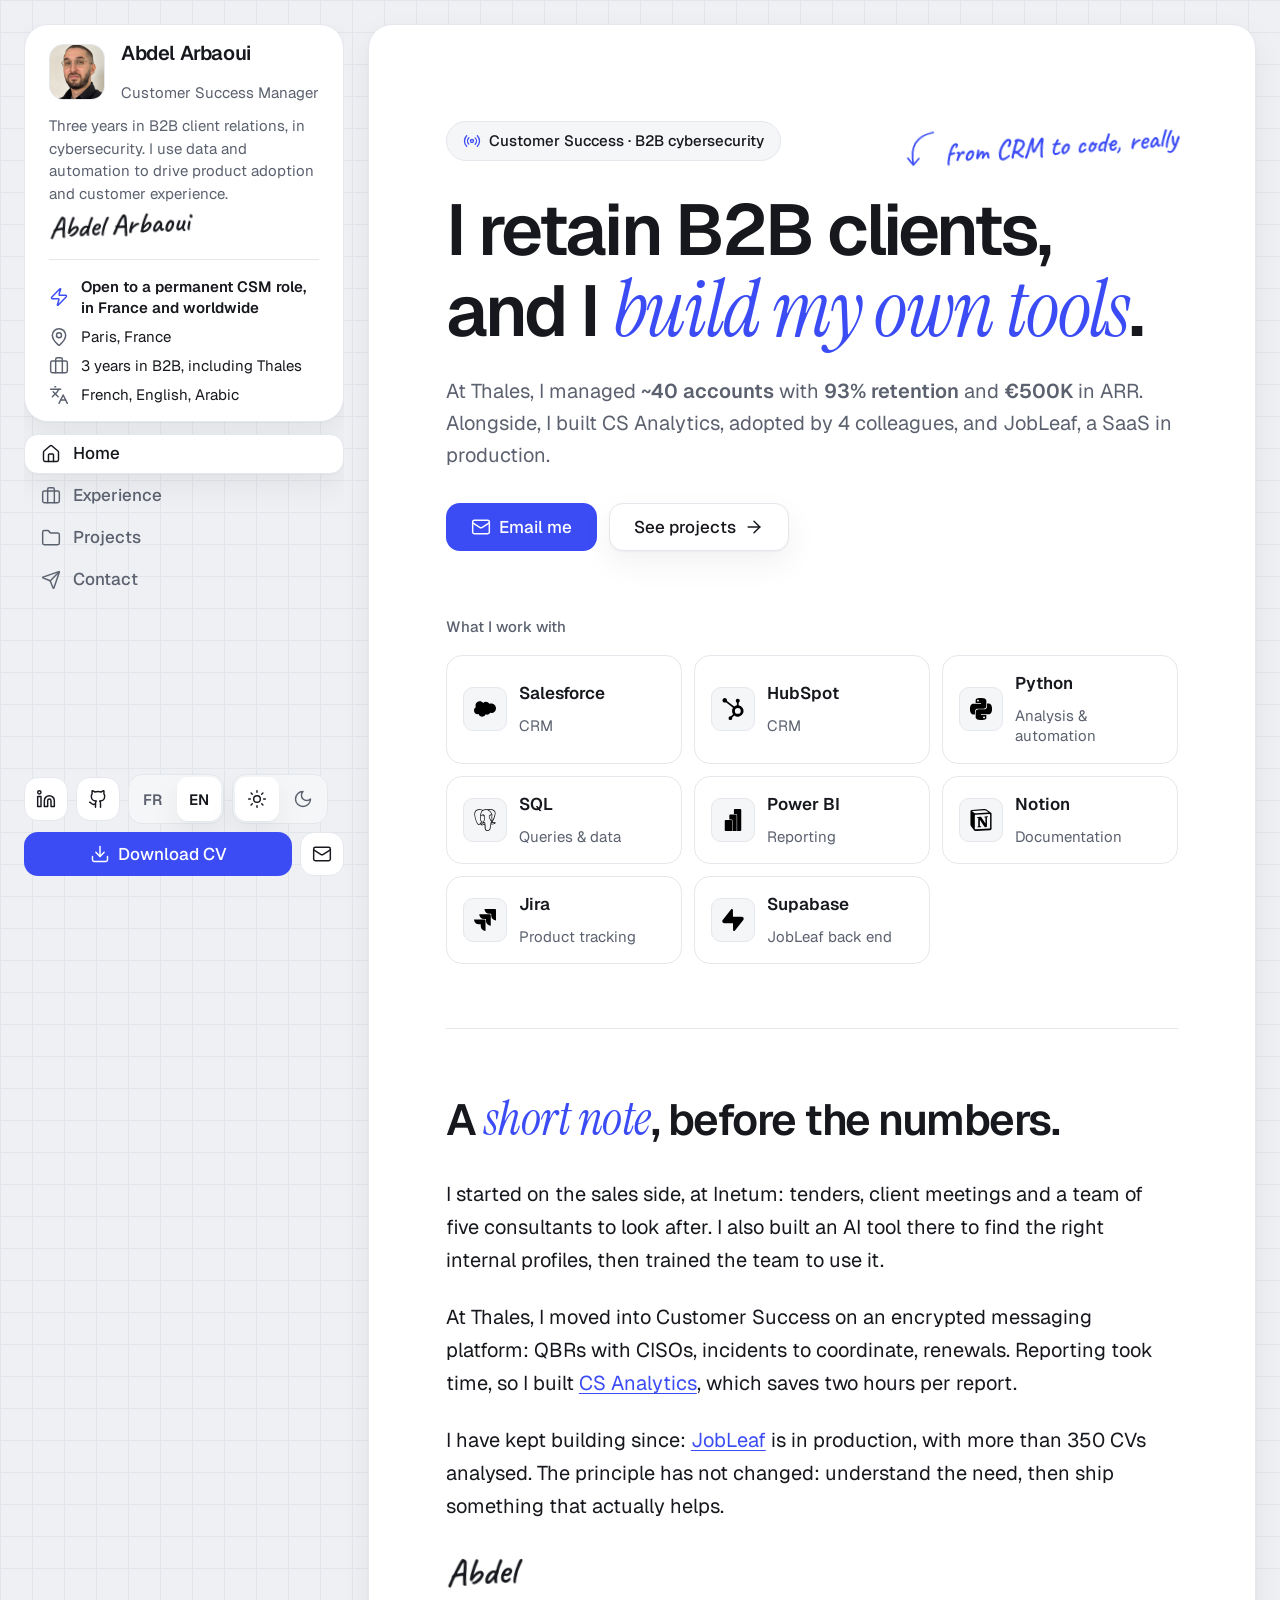
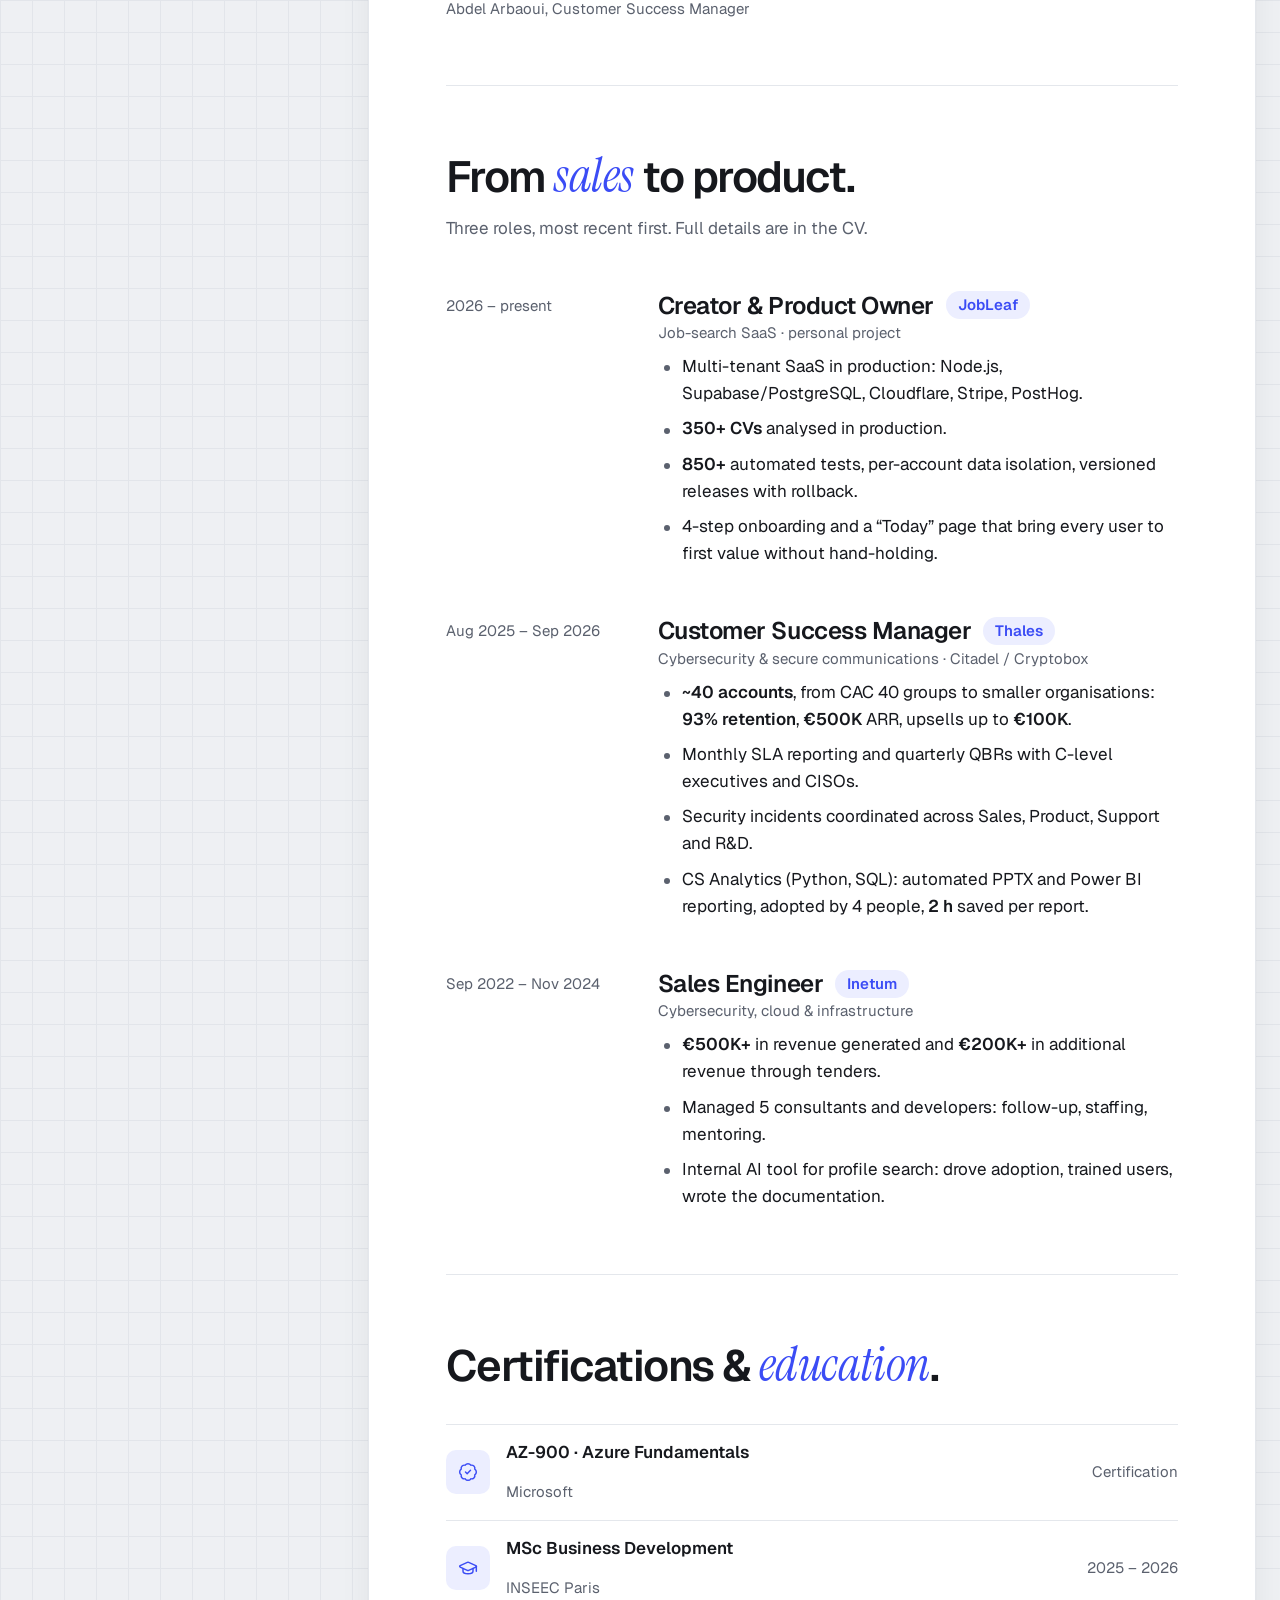
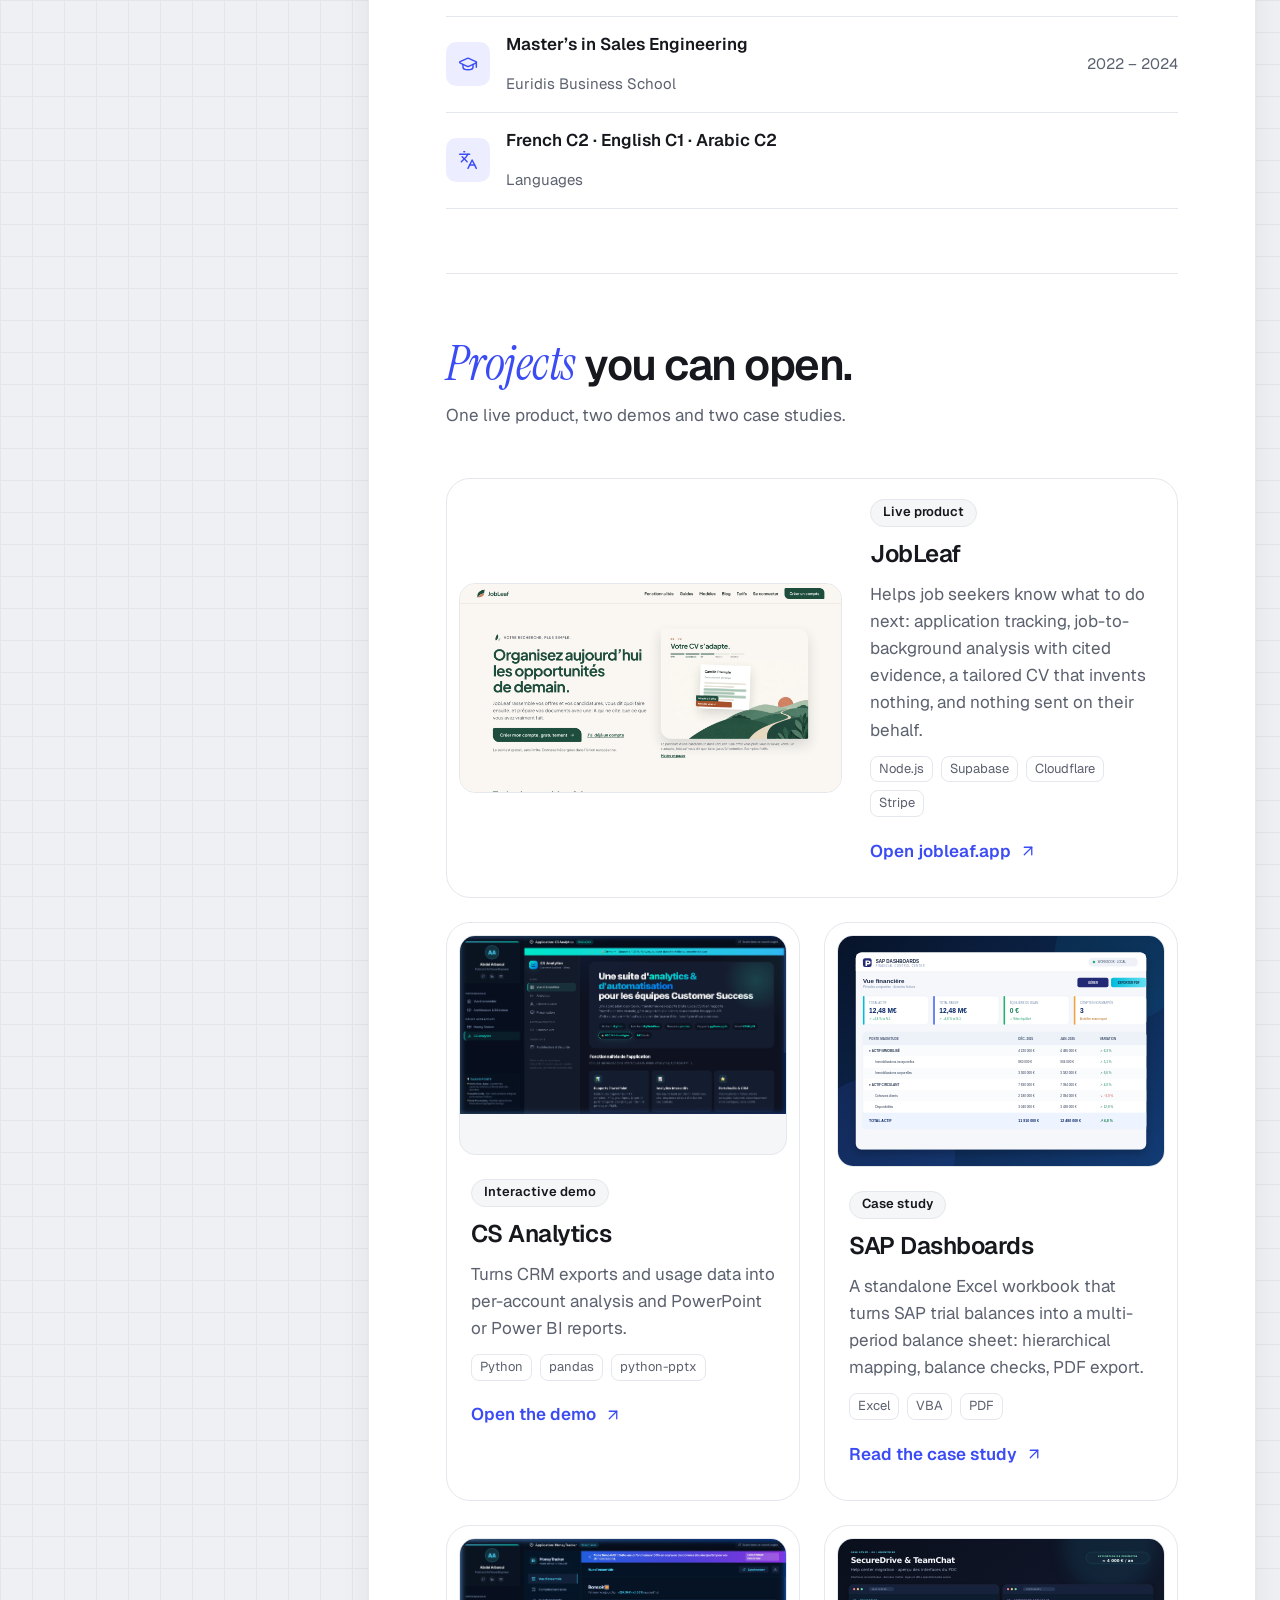
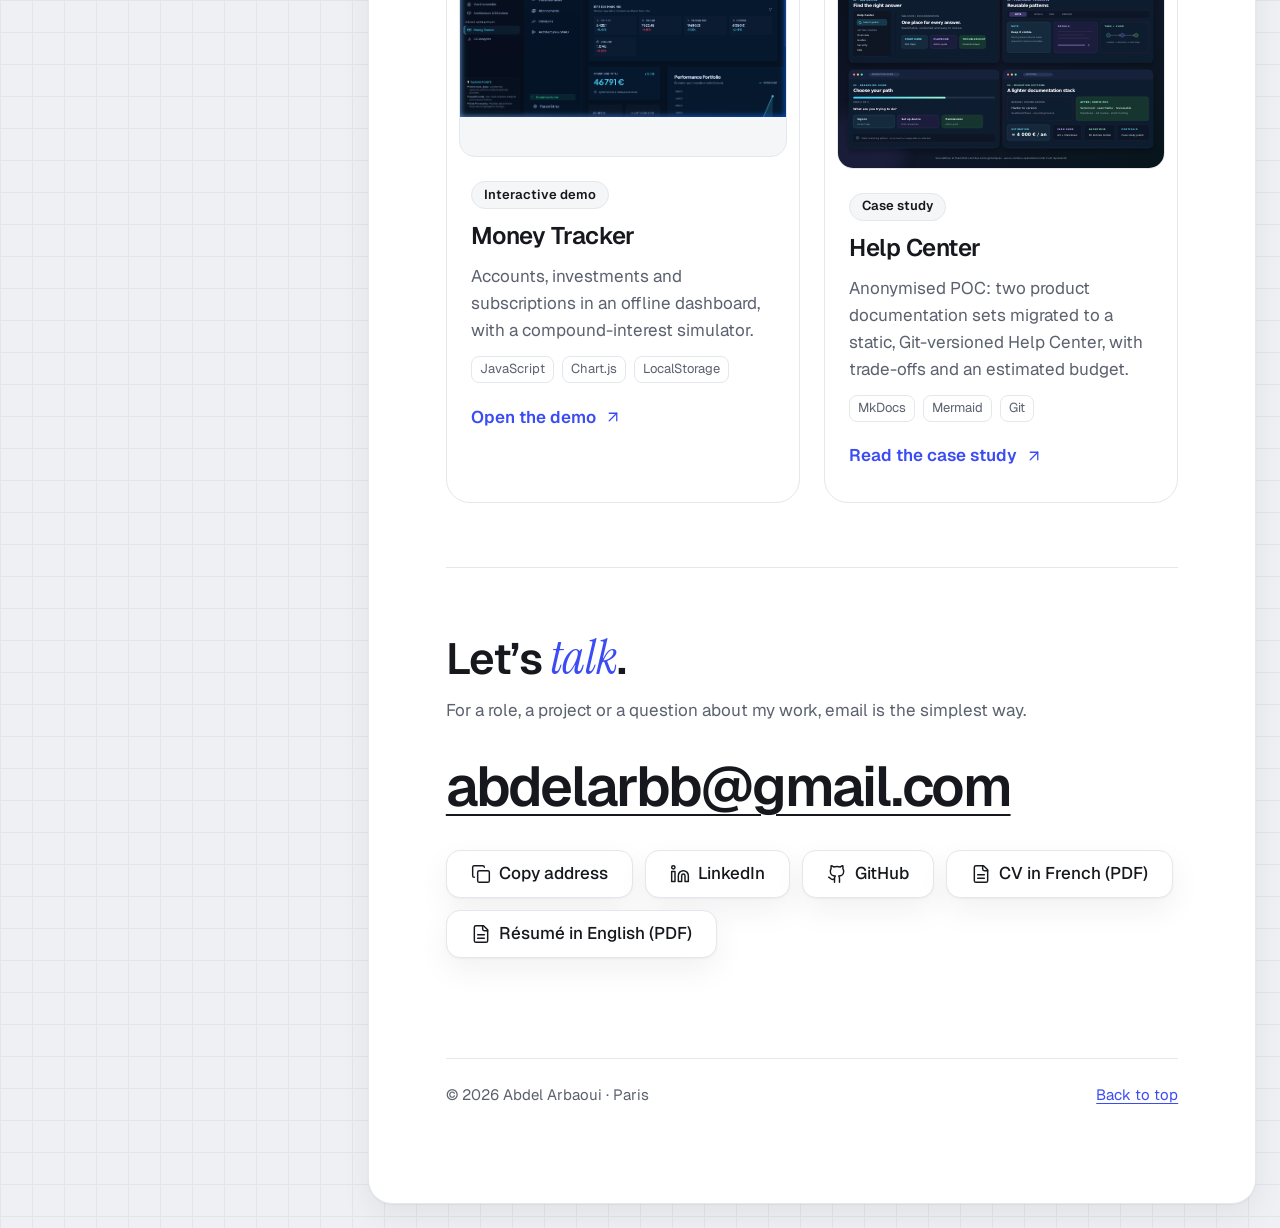
<file: index.html>
<!doctype html>
<html lang="fr" data-theme="light">
<head>
<meta charset="utf-8">
<meta name="viewport" content="width=device-width, initial-scale=1">
<title>Abdel Arbaoui — Customer Success Manager</title>
<meta name="description" content="Customer Success Manager en cybersécurité B2B. Parcours chez Thales et Inetum, projets JobLeaf, CS Analytics, SAP Dashboards.">
<link rel="canonical" href="https://abdelarbaoui.github.io/Portfolio/">
<link rel="icon" href="assets/favicon.svg" type="image/svg+xml">
<link rel="apple-touch-icon" href="assets/abdel-arbaoui.jpg">
<meta property="og:type" content="website">
<meta property="og:url" content="https://abdelarbaoui.github.io/Portfolio/">
<meta property="og:title" content="Abdel Arbaoui — Customer Success Manager">
<meta property="og:description" content="Customer Success en cybersécurité B2B, et les outils que je construis : JobLeaf, CS Analytics, SAP Dashboards.">
<meta property="og:image" content="https://abdelarbaoui.github.io/Portfolio/assets/abdel-arbaoui.jpg">
<meta property="og:image:width" content="640">
<meta property="og:image:height" content="640">
<meta property="og:locale" content="fr_FR">
<meta property="og:locale:alternate" content="en_GB">
<meta name="twitter:card" content="summary">
<script>
  (function () {
    var t, l, q;
    try { t = localStorage.getItem('theme'); l = localStorage.getItem('lang'); } catch (e) {}
    q = new URLSearchParams(location.search).get('lang');
    if (q === 'fr' || q === 'en') l = q;
    if (t !== 'light' && t !== 'dark') t = matchMedia('(prefers-color-scheme: dark)').matches ? 'dark' : 'light';
    if (l !== 'fr' && l !== 'en') l = (navigator.language || 'fr').toLowerCase().indexOf('fr') === 0 ? 'fr' : 'en';
    document.documentElement.dataset.theme = t;
    document.documentElement.dataset.lang = l;
  })();
</script>
<link rel="preconnect" href="https://fonts.googleapis.com">
<link rel="preconnect" href="https://fonts.gstatic.com" crossorigin>
<link href="https://fonts.googleapis.com/css2?family=Caveat:wght@500;600&family=Geist:wght@400;500;600;700&family=Instrument+Serif:ital@0;1&display=swap" rel="stylesheet">
<style>
/* OD-LAYOUT-PRIMITIVES v1 — structure only: display, flex/grid, overflow, wrapping, ratio.
   Put this @layer first; product CSS outside the layer always wins. */
@layer od-layout {
  :where(.od-stack,.od-row,.od-row-top,.od-cluster,.od-grid,.od-field,.od-stat,.od-cell,.od-tile) > :where(*) { min-width: 0; }

  /* containers */
  .od-stack   { display: flex; flex-direction: column; gap: var(--od-gap, 8px); }
  .od-row     { display: flex; align-items: center; gap: var(--od-gap, 8px); }
  .od-row-top { display: flex; align-items: flex-start; gap: var(--od-gap, 8px); }
  .od-cluster { display: flex; flex-wrap: wrap; align-items: center; gap: var(--od-gap, 8px); }
  .od-fill    { flex: 1 1 0; min-width: 0; }
  .od-fixed   { flex: none; }
  .od-grid    { display: grid; gap: var(--od-gap, 12px); grid-template-columns: repeat(var(--od-cols, 3), minmax(0, 1fr)); }

  /* stacked information: each piece is its own line — never sibling inline spans */
  .od-stat, .od-field, .od-cell { display: grid; gap: var(--od-gap, 2px); }
  :where(.od-stat,.od-field,.od-cell) > :where(*) { display: block; }
  .od-tile { display: grid; grid-template-rows: auto 1fr; }
  :where(.od-tile) > :where(*) { display: block; }

  /* media keeps its intrinsic ratio by default; never a distorted or cropped
     cover by accident. height:auto lets the ratio win over an <img height="…">
     attribute. Cropping to a uniform box is an explicit opt-in: set --od-ratio
     AND add .od-media-cover together (per the core rule, only where a crop is
     deliberate — tile thumbs, decorative fills — never on full-frame content). */
  .od-media { display: block; width: 100%; height: auto; aspect-ratio: var(--od-ratio, auto); }
  .od-media-cover { object-fit: cover; }

  /* data text only — authored copy is rewritten to its budget instead */
  .od-truncate { display: block; max-width: 100%; overflow: hidden; white-space: nowrap; text-overflow: ellipsis; }
  .od-clamp-2, .od-clamp-3 { display: -webkit-box; -webkit-box-orient: vertical; overflow: hidden; overflow-wrap: anywhere; }
  .od-clamp-2 { -webkit-line-clamp: 2; }
  .od-clamp-3 { -webkit-line-clamp: 3; }
  .od-lines-2 { min-height: calc(2 * 1.4em); }   /* block-level reservation for a shared baseline */
  .od-nowrap  { white-space: nowrap; }           /* 数字+单位 · 价格+起 · 日期+星期 */
  .od-keep    { word-break: keep-all; overflow-wrap: anywhere; } /* CJK labels break at spaces / <wbr> first */

  /* screen skeleton (optional): bars take their own space, the middle scrolls — no padding guessed for chrome */
  .od-screen { display: grid; grid-template-rows: auto minmax(0, 1fr) auto; height: 100%; }
  .od-scroll { overflow-y: auto; overscroll-behavior: contain; min-height: 0; }

  /* horizontal rail: the next item peeks at the edge; trailing room survives overflow */
  .od-rail { display: flex; gap: var(--od-gap, 8px); overflow-x: auto; scroll-snap-type: x proximity; scrollbar-width: none;
             padding-inline: var(--od-rail-pad, 16px); scroll-padding-inline: var(--od-rail-pad, 16px); }
  .od-rail::-webkit-scrollbar { display: none; }
  :where(.od-rail) > :where(*) { flex: none; scroll-snap-align: start; }
  :where(.od-rail) > :where(:last-child) { margin-inline-end: var(--od-rail-pad, 16px); }

  .od-spacer { flex: none; visibility: hidden; pointer-events: none; }
  .od-touch  { min-width: 44px; min-height: 44px; }
}
/* /OD-LAYOUT-PRIMITIVES v1 */

:root {
  /* couleurs — clair */
  --canvas: #EEF0F3;
  --grid: #E2E5EA;
  --panel: #FFFFFF;
  --panel-2: #F5F6F8;
  --ink: #16181D;
  --ink-soft: #5B616E;
  --line: #E4E7EC;
  --accent: #3B4CF5;
  --accent-hover: #2B3BDB;
  --accent-ink: #FFFFFF;
  --accent-soft: #ECEEFF;
  --logo-filter: none;
  --shadow: 0 1px 2px rgba(16, 24, 40, .04), 0 12px 32px rgba(16, 24, 40, .06);

  /* typographie */
  --font-sans: "Geist", "Helvetica Neue", Helvetica, sans-serif;
  --font-serif: "Instrument Serif", Georgia, serif;
  --font-hand: "Caveat", "Bradley Hand", cursive;
  --fs-xs: 13px;
  --fs-s: 15px;
  --fs-base: 17px;
  --fs-l: 20px;
  --fs-xl: 24px;
  --fs-h2: clamp(30px, 3.4vw, 44px);
  --fs-h1: clamp(40px, 5.6vw, 76px);

  /* espacements */
  --s-1: 4px; --s-2: 8px; --s-3: 12px; --s-4: 16px; --s-5: 24px;
  --s-6: 32px; --s-7: 48px; --s-8: 64px; --s-9: 96px;

  /* formes */
  --r-panel: 24px;
  --r-card: 16px;
  --r-btn: 14px;
  --r-sm: 10px;

  /* mouvement */
  --dur-in: 200ms;
  --dur-out: 140ms;
  --dur-hover: 150ms;
  --ease-out: cubic-bezier(0, 0, .2, 1);
  --ease-in: cubic-bezier(.4, 0, 1, 1);

  --sidebar-w: 320px;
  --shell-pad: 24px;
  color-scheme: light;
}
html[data-theme="dark"] {
  --canvas: #0E1014;
  --grid: #171A20;
  --panel: #16191F;
  --panel-2: #1D2129;
  --ink: #ECEEF2;
  --ink-soft: #A3A9B6;
  --line: #2A2F38;
  --accent: #8B96FF;
  --accent-hover: #A7AFFF;
  --accent-ink: #0E1014;
  --accent-soft: #232847;
  --logo-filter: invert(1);
  --shadow: 0 1px 2px rgba(0, 0, 0, .3);
  color-scheme: dark;
}

*, *::before, *::after { box-sizing: border-box; }
html { scroll-behavior: smooth; scroll-padding-top: var(--s-5); -webkit-text-size-adjust: 100%; }
body {
  margin: 0;
  font-family: var(--font-sans);
  font-size: var(--fs-base);
  line-height: 1.6;
  color: var(--ink);
  background-color: var(--canvas);
  background-image:
    linear-gradient(var(--grid) 1px, transparent 1px),
    linear-gradient(90deg, var(--grid) 1px, transparent 1px);
  background-size: 32px 32px;
  -webkit-font-smoothing: antialiased;
}
h1, h2, h3, p, ul, ol, dl, dd, figure { margin: 0; }
ul, ol { padding: 0; list-style: none; }
img { max-width: 100%; }
a { color: var(--accent); text-decoration-thickness: 1px; text-underline-offset: 3px; }
@media (hover: hover) { a:hover { color: var(--accent-hover); } }
:focus-visible { outline: 2px solid var(--accent); outline-offset: 3px; border-radius: 6px; }
.sr-only { position: absolute; width: 1px; height: 1px; padding: 0; margin: -1px; overflow: hidden; clip: rect(0 0 0 0); white-space: nowrap; border: 0; }
.skip { position: absolute; left: var(--s-4); top: var(--s-4); z-index: 60; padding: var(--s-2) var(--s-4); background: var(--ink); color: var(--panel); border-radius: var(--r-sm); transform: translateY(-200%); }
.skip:focus { transform: none; }

.i { width: 20px; height: 20px; flex: none; fill: none; stroke: currentColor; stroke-width: 1.75; stroke-linecap: round; stroke-linejoin: round; }
.serif { font-family: var(--font-serif); font-style: italic; font-weight: 400; color: var(--accent); letter-spacing: -.01em; }
.hand { font-family: var(--font-hand); font-weight: 600; }

/* ---------- coque ---------- */
.shell {
  display: grid;
  grid-template-columns: var(--sidebar-w) minmax(0, 1fr);
  gap: var(--s-5);
  max-width: 1600px;
  margin: 0 auto;
  padding: var(--shell-pad);
  align-items: start;
}

/* ---------- barre latérale ---------- */
.sidebar {
  position: sticky; top: var(--shell-pad);
  height: calc(100vh - 2 * var(--shell-pad));
  display: flex; flex-direction: column; gap: var(--s-3);
  overflow-y: auto; scrollbar-width: none;
}
.sidebar::-webkit-scrollbar { display: none; }
.card {
  background: var(--panel); border: 1px solid var(--line);
  border-radius: var(--r-panel); box-shadow: var(--shadow);
}
.profile { padding: var(--s-4) var(--s-5); }
.profile-head { --od-gap: var(--s-4); }
.avatar { display: block; width: 56px; height: 56px; border-radius: 14px; border: 1px solid var(--line); }
.p-name { font-size: var(--fs-l); font-weight: 600; letter-spacing: -.02em; line-height: 1.25; }
.p-role { font-size: var(--fs-s); color: var(--ink-soft); line-height: 1.4; }
.menu-btn { display: none; }
.profile-more { margin-top: var(--s-3); }
.bio { font-size: var(--fs-s); color: var(--ink-soft); line-height: 1.5; }
.signature { margin-top: var(--s-2); font-size: 30px; line-height: 1; color: var(--ink); transform: rotate(-3deg); transform-origin: left center; }
.facts { margin-top: var(--s-4); padding-top: var(--s-4); border-top: 1px solid var(--line); display: grid; gap: var(--s-2); }
.facts li { display: flex; align-items: center; gap: var(--s-3); font-size: var(--fs-s); line-height: 1.4; }
.facts .i { color: var(--ink-soft); }
.facts .avail { font-weight: 600; }
.facts .avail .i { color: var(--accent); }

.drawer { display: flex; flex-direction: column; gap: var(--s-3); flex: 1 1 auto; }
.nav { display: grid; gap: 2px; }
.nav a {
  display: flex; align-items: center; gap: var(--s-3);
  min-height: 40px; padding: 0 var(--s-4);
  border-radius: var(--r-btn); border: 1px solid transparent;
  color: var(--ink-soft); font-size: var(--fs-base); font-weight: 500; text-decoration: none;
  transition: background-color var(--dur-hover) var(--ease-out), color var(--dur-hover) var(--ease-out);
}
@media (hover: hover) { .nav a:hover { color: var(--ink); background: var(--panel); } }
.nav a[aria-current="location"] { color: var(--ink); background: var(--panel); border-color: var(--line); box-shadow: var(--shadow); }

.side-foot { margin-top: auto; display: grid; gap: var(--s-2); }
.sidebar .icon-btn { width: 44px; height: 44px; }
.side-foot .btn { min-height: 44px; }

/* écrans peu hauts : la barre latérale tient sans défiler */
@media (min-width: 1024px) and (max-height: 800px) {
  :root { --shell-pad: 16px; }
  .signature { display: none; }
}
@media (min-width: 1024px) and (max-height: 700px) {
  .bio { display: none; }
  .profile-more { margin-top: 0; }
}
.side-row { --od-gap: var(--s-2); }
.icon-btn {
  display: inline-flex; align-items: center; justify-content: center;
  width: 48px; height: 48px; flex: none;
  background: var(--panel); color: var(--ink);
  border: 1px solid var(--line); border-radius: var(--r-btn);
  cursor: pointer; text-decoration: none;
  transition: border-color var(--dur-hover) var(--ease-out), color var(--dur-hover) var(--ease-out);
}
@media (hover: hover) { .icon-btn:hover { border-color: var(--accent); color: var(--accent); } }
.seg {
  display: inline-flex; gap: 2px; padding: 2px; flex: none;
  background: var(--panel-2); border: 1px solid var(--line); border-radius: var(--r-btn);
}
.seg button {
  display: inline-flex; align-items: center; justify-content: center;
  width: 44px; height: 44px; border: 0; border-radius: 11px;
  background: transparent; color: var(--ink-soft); cursor: pointer;
  font: 600 var(--fs-s)/1 var(--font-sans); letter-spacing: .02em;
}
.seg button[aria-pressed="true"] { background: var(--panel); color: var(--ink); box-shadow: var(--shadow); }
@media (hover: hover) { .seg button:hover { color: var(--ink); } }

.btn {
  display: inline-flex; align-items: center; justify-content: center; gap: var(--s-2);
  min-height: 48px; padding: 0 var(--s-5);
  border-radius: var(--r-btn); border: 1px solid transparent;
  font: 500 var(--fs-base)/1 var(--font-sans); text-decoration: none; white-space: nowrap; cursor: pointer;
  transition: background-color var(--dur-hover) var(--ease-out), border-color var(--dur-hover) var(--ease-out), color var(--dur-hover) var(--ease-out);
}
.btn-primary { background: var(--accent); color: var(--accent-ink); }
@media (hover: hover) { .btn-primary:hover { background: var(--accent-hover); color: var(--accent-ink); } }
.btn-ghost { background: var(--panel); color: var(--ink); border-color: var(--line); box-shadow: var(--shadow); }
@media (hover: hover) { .btn-ghost:hover { border-color: var(--accent); color: var(--accent); } }
.btn-block { flex: 1 1 auto; }

/* ---------- panneau principal ---------- */
.main { padding: var(--s-9) clamp(24px, 6vw, 112px); min-width: 0; }
.main > section { max-width: 900px; margin: 0 auto; }
.main > section + section { margin-top: var(--s-8); padding-top: var(--s-8); border-top: 1px solid var(--line); }
.h2 { font-size: var(--fs-h2); font-weight: 600; letter-spacing: -.035em; line-height: 1.1; }
.h2 .serif { font-size: 1.1em; }
.lede-soft { margin-top: var(--s-3); color: var(--ink-soft); max-width: 60ch; }
.mobile-only { display: none; }

/* accueil */
.hero-top { --od-gap: var(--s-4) var(--s-6); justify-content: space-between; align-items: flex-end; }
.pill {
  display: inline-flex; align-items: center; gap: var(--s-2);
  min-height: 40px; padding: 0 var(--s-4);
  background: var(--panel-2); border: 1px solid var(--line); border-radius: 999px;
  font-size: var(--fs-s); font-weight: 500;
}
.pill .i { color: var(--accent); width: 18px; height: 18px; }
.annot { display: flex; align-items: flex-end; gap: var(--s-1); color: var(--accent); font-size: 28px; line-height: 1; transform: rotate(-4deg); }
.annot svg { width: 36px; height: 40px; flex: none; fill: none; stroke: currentColor; stroke-width: 1.75; stroke-linecap: round; }
.h1 { margin-top: var(--s-6); font-size: var(--fs-h1); font-weight: 600; letter-spacing: -.04em; line-height: 1.04; max-width: 15ch; }
.h1 .serif { font-size: 1.12em; letter-spacing: -.02em; }
.hero-lede { margin-top: var(--s-5); font-size: var(--fs-l); line-height: 1.6; color: var(--ink-soft); max-width: 58ch; }
.hero-ctas { margin-top: var(--s-6); --od-gap: var(--s-3); }
.tools-label { margin-top: var(--s-8); font-size: var(--fs-s); font-weight: 500; color: var(--ink-soft); }
.tools { margin-top: var(--s-4); display: grid; gap: var(--s-3); grid-template-columns: repeat(auto-fill, minmax(200px, 1fr)); }
.tool {
  --od-gap: var(--s-3);
  padding: var(--s-4); min-height: 80px;
  background: var(--panel); border: 1px solid var(--line); border-radius: var(--r-card);
}
.tool-logo { display: flex; align-items: center; justify-content: center; width: 44px; height: 44px; border-radius: var(--r-sm); background: var(--panel-2); border: 1px solid var(--line); }
.tool-logo img { display: block; width: 22px; height: 22px; filter: var(--logo-filter); }
.tool-name { font-weight: 600; line-height: 1.3; }
.tool-use { font-size: var(--fs-s); color: var(--ink-soft); line-height: 1.35; }

/* note */
.note p { margin-top: var(--s-5); font-size: var(--fs-l); line-height: 1.65; max-width: 62ch; }
.note .h2 + p { margin-top: var(--s-6); }
.note-sign { margin-top: var(--s-6); display: grid; gap: var(--s-1); }
.note-sign .hand { font-size: 38px; line-height: 1; transform: rotate(-3deg); transform-origin: left center; }
.note-sign span:last-child { font-size: var(--fs-s); color: var(--ink-soft); }

/* parcours */
.jobs { margin-top: var(--s-7); display: grid; gap: var(--s-7); }
.job { display: grid; gap: var(--s-3); grid-template-columns: minmax(0, 1fr); }
.job-when { font-size: var(--fs-s); color: var(--ink-soft); }
.job-head { --od-gap: var(--s-2) var(--s-3); }
.job-title { font-size: var(--fs-xl); font-weight: 600; letter-spacing: -.02em; line-height: 1.3; }
.badge {
  display: inline-flex; align-items: center; min-height: 28px; padding: 0 var(--s-3);
  border-radius: 999px; background: var(--accent-soft); color: var(--accent);
  font-size: var(--fs-s); font-weight: 600; white-space: nowrap;
}
.job-ctx { font-size: var(--fs-s); color: var(--ink-soft); }
.bullets { margin-top: var(--s-2); display: grid; gap: var(--s-2); }
.bullets li { position: relative; padding-left: var(--s-5); color: var(--ink); }
.bullets li::before { content: ""; position: absolute; left: 6px; top: .72em; width: 6px; height: 6px; border-radius: 50%; background: var(--ink-soft); }
.nums { font-weight: 600; white-space: nowrap; }

/* formation */
.rows { margin-top: var(--s-6); border-top: 1px solid var(--line); }
.row-item { --od-gap: var(--s-4); padding: var(--s-4) 0; border-bottom: 1px solid var(--line); }
.row-ic { display: flex; align-items: center; justify-content: center; width: 44px; height: 44px; border-radius: var(--r-sm); background: var(--accent-soft); color: var(--accent); }
.row-title { font-weight: 600; line-height: 1.35; }
.row-org { font-size: var(--fs-s); color: var(--ink-soft); }
.row-when { font-size: var(--fs-s); color: var(--ink-soft); white-space: nowrap; }

/* projets */
.projects { margin-top: var(--s-7); display: grid; gap: var(--s-5); grid-template-columns: minmax(0, 1fr); }
.proj { display: grid; gap: var(--s-4); padding: var(--s-3); background: var(--panel); border: 1px solid var(--line); border-radius: var(--r-panel); }
.proj figure { border-radius: var(--r-card); overflow: hidden; border: 1px solid var(--line); background: var(--panel-2); }
.proj-body { display: grid; gap: var(--s-3); padding: var(--s-2) var(--s-3) var(--s-3); align-content: start; }
.proj-meta { --od-gap: var(--s-2); }
.proj-type { display: inline-flex; align-items: center; min-height: 28px; padding: 0 var(--s-3); border-radius: 999px; background: var(--panel-2); border: 1px solid var(--line); font-size: var(--fs-xs); font-weight: 600; }
.proj-name { font-size: var(--fs-xl); font-weight: 600; letter-spacing: -.02em; line-height: 1.25; }
.proj-desc { color: var(--ink-soft); }
.stack { --od-gap: var(--s-2); }
.stack li { font-size: var(--fs-xs); padding: 2px var(--s-2); border: 1px solid var(--line); border-radius: 8px; color: var(--ink-soft); }
.proj-link { display: inline-flex; align-items: center; gap: var(--s-2); min-height: 44px; font-weight: 600; text-decoration: none; }
.proj-link .i { width: 18px; height: 18px; }
@media (hover: hover) { .proj-link:hover { text-decoration: underline; } }
@media (min-width: 1280px) {
  .projects { grid-template-columns: repeat(2, minmax(0, 1fr)); }
  .proj.featured { grid-column: 1 / -1; grid-template-columns: minmax(0, 1.25fr) minmax(0, 1fr); align-items: center; }
}

/* contact */
.mail-big {
  display: inline-block; margin-top: var(--s-6);
  font-size: clamp(28px, 4.4vw, 56px); font-weight: 600; letter-spacing: -.035em; line-height: 1.1;
  color: var(--ink); text-decoration: underline; text-decoration-thickness: 2px; text-underline-offset: .14em;
  overflow-wrap: anywhere;
}
@media (hover: hover) { .mail-big:hover { color: var(--accent); } }
.contact-row { margin-top: var(--s-6); --od-gap: var(--s-3); }
.copy-status { min-height: 1.6em; margin-top: var(--s-3); font-size: var(--fs-s); color: var(--ink-soft); }
.foot { margin-top: var(--s-8); padding-top: var(--s-5); border-top: 1px solid var(--line); font-size: var(--fs-s); color: var(--ink-soft); --od-gap: var(--s-3); justify-content: space-between; }

/* ---------- responsive ---------- */
@media (min-width: 768px) {
  .job { grid-template-columns: 180px minmax(0, 1fr); column-gap: var(--s-6); }
  .job-when { padding-top: 4px; }
}
@media (max-width: 1023px) {
  :root { --shell-pad: 12px; }
  html { scroll-padding-top: 104px; }
  .shell { grid-template-columns: minmax(0, 1fr); gap: var(--s-3); }
  .sidebar { position: sticky; top: var(--shell-pad); z-index: 30; height: auto; overflow: visible; gap: var(--s-2); }
  .profile { padding: var(--s-3) var(--s-3) var(--s-3) var(--s-4); }
  .profile-head { --od-gap: var(--s-3); }
  .avatar { width: 48px; height: 48px; border-radius: 12px; }
  .p-name { font-size: var(--fs-base); }
  .menu-btn {
    display: inline-flex; align-items: center; justify-content: center;
    width: 48px; height: 48px; border-radius: var(--r-btn);
    background: var(--panel-2); color: var(--ink); border: 1px solid var(--line); cursor: pointer;
  }
  .profile-more { display: none; }
  .drawer {
    display: none; padding: var(--s-4);
    background: var(--panel); border: 1px solid var(--line); border-radius: var(--r-panel); box-shadow: var(--shadow);
    max-height: calc(100vh - 110px); overflow-y: auto;
  }
  .drawer.is-open { display: flex; animation: drop var(--dur-in) var(--ease-out); }
  .nav a { min-height: 48px; }
  .nav a[aria-current="location"] { background: var(--panel-2); box-shadow: none; }
  .side-foot { margin-top: var(--s-2); }
  .mobile-only { display: block; }
  .main { padding: var(--s-7) var(--s-5); }
}
@keyframes drop { from { opacity: 0; transform: translateY(-8px); } to { opacity: 1; transform: none; } }

.m-intro { margin-bottom: var(--s-6); padding: var(--s-4); border: 1px solid var(--line); border-radius: var(--r-card); background: var(--panel-2); }
.m-intro .facts { margin-top: var(--s-4); padding-top: var(--s-4); }

@media (prefers-reduced-motion: reduce) {
  html { scroll-behavior: auto; }
  *, *::before, *::after { animation-duration: 1ms !important; transition-duration: 1ms !important; }
}
</style>
</head>
<body>
<a class="skip" href="#contenu" data-i18n="skip">Aller au contenu</a>

<svg width="0" height="0" style="position:absolute" aria-hidden="true">
  <symbol id="i-pin" viewBox="0 0 24 24"><path d="M20 10c0 4.993-5.539 10.193-7.399 11.799a1 1 0 0 1-1.202 0C9.539 20.193 4 14.993 4 10a8 8 0 0 1 16 0"/><circle cx="12" cy="10" r="3"/></symbol>
  <symbol id="i-briefcase" viewBox="0 0 24 24"><path d="M16 20V4a2 2 0 0 0-2-2h-4a2 2 0 0 0-2 2v16"/><rect width="20" height="14" x="2" y="6" rx="2"/></symbol>
  <symbol id="i-lang" viewBox="0 0 24 24"><path d="m5 8 6 6"/><path d="m4 14 6-6 2-3"/><path d="M2 5h12"/><path d="M7 2h1"/><path d="m22 22-5-10-5 10"/><path d="M14 18h6"/></symbol>
  <symbol id="i-zap" viewBox="0 0 24 24"><path d="M4 14a1 1 0 0 1-.78-1.63l9.9-10.2a.5.5 0 0 1 .86.46l-1.92 6.02A1 1 0 0 0 13 10h7a1 1 0 0 1 .78 1.63l-9.9 10.2a.5.5 0 0 1-.86-.46l1.92-6.02A1 1 0 0 0 11 14z"/></symbol>
  <symbol id="i-home" viewBox="0 0 24 24"><path d="M15 21v-8a1 1 0 0 0-1-1h-4a1 1 0 0 0-1 1v8"/><path d="M3 10a2 2 0 0 1 .709-1.528l7-5.999a2 2 0 0 1 2.582 0l7 5.999A2 2 0 0 1 21 10v9a2 2 0 0 1-2 2H5a2 2 0 0 1-2-2z"/></symbol>
  <symbol id="i-folder" viewBox="0 0 24 24"><path d="M20 20a2 2 0 0 0 2-2V8a2 2 0 0 0-2-2h-7.9a2 2 0 0 1-1.69-.9L9.6 3.9A2 2 0 0 0 7.93 3H4a2 2 0 0 0-2 2v13a2 2 0 0 0 2 2Z"/></symbol>
  <symbol id="i-send" viewBox="0 0 24 24"><path d="M14.536 21.686a.5.5 0 0 0 .937-.024l6.5-19a.496.496 0 0 0-.635-.635l-19 6.5a.5.5 0 0 0-.024.937l7.93 3.18a2 2 0 0 1 1.112 1.11z"/><path d="m21.854 2.147-10.94 10.939"/></symbol>
  <symbol id="i-linkedin" viewBox="0 0 24 24"><path d="M16 8a6 6 0 0 1 6 6v7h-4v-7a2 2 0 0 0-2-2 2 2 0 0 0-2 2v7h-4v-7a6 6 0 0 1 6-6z"/><rect width="4" height="12" x="2" y="9"/><circle cx="4" cy="4" r="2"/></symbol>
  <symbol id="i-github" viewBox="0 0 24 24"><path d="M15 22v-4a4.8 4.8 0 0 0-1-3.5c3 0 6-2 6-5.5.08-1.25-.27-2.48-1-3.5.28-1.15.28-2.35 0-3.5 0 0-1 0-3 1.5-2.64-.5-5.36-.5-8 0C6 2 5 2 5 2c-.3 1.15-.3 2.35 0 3.5A5.403 5.403 0 0 0 4 9c0 3.5 3 5.5 6 5.5-.39.49-.68 1.05-.85 1.65-.17.6-.22 1.23-.15 1.85v4"/><path d="M9 18c-4.51 2-5-2-7-2"/></symbol>
  <symbol id="i-sun" viewBox="0 0 24 24"><circle cx="12" cy="12" r="4"/><path d="M12 2v2"/><path d="M12 20v2"/><path d="m4.93 4.93 1.41 1.41"/><path d="m17.66 17.66 1.41 1.41"/><path d="M2 12h2"/><path d="M20 12h2"/><path d="m6.34 17.66-1.41 1.41"/><path d="m19.07 4.93-1.41 1.41"/></symbol>
  <symbol id="i-moon" viewBox="0 0 24 24"><path d="M12 3a6 6 0 0 0 9 9 9 9 0 1 1-9-9Z"/></symbol>
  <symbol id="i-download" viewBox="0 0 24 24"><path d="M21 15v4a2 2 0 0 1-2 2H5a2 2 0 0 1-2-2v-4"/><polyline points="7 10 12 15 17 10"/><line x1="12" x2="12" y1="15" y2="3"/></symbol>
  <symbol id="i-mail" viewBox="0 0 24 24"><rect width="20" height="16" x="2" y="4" rx="2"/><path d="m22 7-8.97 5.7a1.94 1.94 0 0 1-2.06 0L2 7"/></symbol>
  <symbol id="i-arrow" viewBox="0 0 24 24"><path d="M5 12h14"/><path d="m12 5 7 7-7 7"/></symbol>
  <symbol id="i-out" viewBox="0 0 24 24"><path d="M7 7h10v10"/><path d="M7 17 17 7"/></symbol>
  <symbol id="i-radio" viewBox="0 0 24 24"><path d="M4.9 19.1C1 15.2 1 8.8 4.9 4.9"/><path d="M7.8 16.2c-2.3-2.3-2.3-6.1 0-8.5"/><circle cx="12" cy="12" r="2"/><path d="M16.2 7.8c2.3 2.3 2.3 6.1 0 8.5"/><path d="M19.1 4.9C23 8.8 23 15.1 19.1 19"/></symbol>
  <symbol id="i-menu" viewBox="0 0 24 24"><line x1="4" x2="20" y1="12" y2="12"/><line x1="4" x2="20" y1="6" y2="6"/><line x1="4" x2="20" y1="18" y2="18"/></symbol>
  <symbol id="i-x" viewBox="0 0 24 24"><path d="M18 6 6 18"/><path d="m6 6 12 12"/></symbol>
  <symbol id="i-copy" viewBox="0 0 24 24"><rect width="14" height="14" x="8" y="8" rx="2" ry="2"/><path d="M4 16c-1.1 0-2-.9-2-2V4c0-1.1.9-2 2-2h10c1.1 0 2 .9 2 2"/></symbol>
  <symbol id="i-file" viewBox="0 0 24 24"><path d="M15 2H6a2 2 0 0 0-2 2v16a2 2 0 0 0 2 2h12a2 2 0 0 0 2-2V7Z"/><path d="M14 2v4a2 2 0 0 0 2 2h4"/><path d="M16 13H8"/><path d="M16 17H8"/></symbol>
  <symbol id="i-badge" viewBox="0 0 24 24"><path d="M3.85 8.62a4 4 0 0 1 4.78-4.77 4 4 0 0 1 6.74 0 4 4 0 0 1 4.78 4.78 4 4 0 0 1 0 6.74 4 4 0 0 1-4.77 4.78 4 4 0 0 1-6.75 0 4 4 0 0 1-4.78-4.77 4 4 0 0 1 0-6.76Z"/><path d="m9 12 2 2 4-4"/></symbol>
  <symbol id="i-cap" viewBox="0 0 24 24"><path d="M21.42 10.922a1 1 0 0 0-.019-1.838L12.83 5.18a2 2 0 0 0-1.66 0L2.6 9.08a1 1 0 0 0 0 1.832l8.57 3.908a2 2 0 0 0 1.66 0z"/><path d="M22 10v6"/><path d="M6 12.5V16a6 3 0 0 0 12 0v-3.5"/></symbol>
</svg>

<div class="shell">
  <aside class="sidebar" aria-label="Profil et navigation" data-i18n-attr="aria-label:a_sidebar">
    <div class="card profile">
      <div class="profile-head od-row">
        <img class="avatar od-fixed" src="assets/abdel-arbaoui.jpg" width="640" height="640" alt="Portrait d'Abdel Arbaoui" data-i18n-attr="alt:a_avatar">
        <div class="od-field od-fill">
          <span class="p-name">Abdel Arbaoui</span>
          <span class="p-role">Customer Success Manager</span>
        </div>
        <button class="menu-btn od-fixed" type="button" aria-expanded="false" aria-controls="drawer">
          <svg class="i" aria-hidden="true"><use href="#i-menu"/></svg>
          <span class="sr-only">Ouvrir le menu</span>
        </button>
      </div>
      <div class="profile-more">
        <p class="bio" data-i18n="bio">Trois ans en relation client B2B, en cybersécurité. J'utilise la donnée et l'automatisation pour soutenir l'adoption produit et l'expérience client.</p>
        <p class="signature hand" aria-hidden="true">Abdel Arbaoui</p>
        <ul class="facts">
          <li class="avail"><svg class="i" aria-hidden="true"><use href="#i-zap"/></svg><span data-i18n="avail">Ouvert à un CDI de CSM, en France et à l'international</span></li>
          <li><svg class="i" aria-hidden="true"><use href="#i-pin"/></svg>Paris, France</li>
          <li><svg class="i" aria-hidden="true"><use href="#i-briefcase"/></svg><span data-i18n="f_exp">3 ans en B2B, dont Thales</span></li>
          <li><svg class="i" aria-hidden="true"><use href="#i-lang"/></svg><span data-i18n="f_lang">Français, anglais, arabe</span></li>
        </ul>
      </div>
    </div>

    <div class="drawer" id="drawer">
      <nav class="nav" aria-label="Navigation principale" data-i18n-attr="aria-label:a_nav">
        <a href="#accueil" data-nav="accueil" aria-current="location"><svg class="i" aria-hidden="true"><use href="#i-home"/></svg><span data-i18n="n_home">Accueil</span></a>
        <a href="#parcours" data-nav="parcours"><svg class="i" aria-hidden="true"><use href="#i-briefcase"/></svg><span data-i18n="n_exp">Parcours</span></a>
        <a href="#projets" data-nav="projets"><svg class="i" aria-hidden="true"><use href="#i-folder"/></svg><span data-i18n="n_proj">Projets</span></a>
        <a href="#contact" data-nav="contact"><svg class="i" aria-hidden="true"><use href="#i-send"/></svg><span>Contact</span></a>
      </nav>
      <div class="side-foot">
        <div class="side-row od-cluster">
          <a class="icon-btn" href="https://www.linkedin.com/in/abdelkader-arbaoui-423852197/" target="_blank" rel="noopener" aria-label="LinkedIn (nouvel onglet)" data-i18n-attr="aria-label:a_li"><svg class="i" aria-hidden="true"><use href="#i-linkedin"/></svg></a>
          <a class="icon-btn" href="https://github.com/AbdelArbaoui" target="_blank" rel="noopener" aria-label="GitHub (nouvel onglet)" data-i18n-attr="aria-label:a_gh"><svg class="i" aria-hidden="true"><use href="#i-github"/></svg></a>
          <div class="seg" role="group" aria-label="Langue" data-i18n-attr="aria-label:a_langgroup">
            <button type="button" data-lang-set="fr" lang="fr" aria-pressed="true" aria-label="Français">FR</button>
            <button type="button" data-lang-set="en" lang="en" aria-pressed="false" aria-label="English">EN</button>
          </div>
          <div class="seg" role="group" aria-label="Thème" data-i18n-attr="aria-label:a_themegroup">
            <button type="button" data-theme-set="light" aria-pressed="true"><svg class="i" aria-hidden="true"><use href="#i-sun"/></svg><span class="sr-only" data-i18n="a_light">Mode clair</span></button>
            <button type="button" data-theme-set="dark" aria-pressed="false"><svg class="i" aria-hidden="true"><use href="#i-moon"/></svg><span class="sr-only" data-i18n="a_dark">Mode sombre</span></button>
          </div>
        </div>
        <div class="side-row od-row">
          <a class="btn btn-primary btn-block" data-cv href="assets/cv/CV_Abdelkader_Arbaoui_FR.pdf" download><svg class="i" aria-hidden="true"><use href="#i-download"/></svg><span data-i18n="cv_dl">Télécharger le CV</span></a>
          <a class="icon-btn" href="mailto:abdelarbb@gmail.com" aria-label="M'écrire par e-mail" data-i18n-attr="aria-label:a_mail"><svg class="i" aria-hidden="true"><use href="#i-mail"/></svg></a>
        </div>
      </div>
    </div>
  </aside>

  <main class="main card" id="contenu">
    <!-- Accueil -->
    <section id="accueil" data-nav="accueil" aria-labelledby="accueil-title">
      <div class="m-intro mobile-only">
        <p class="bio" data-i18n="bio">Trois ans en relation client B2B, en cybersécurité. J'utilise la donnée et l'automatisation pour soutenir l'adoption produit et l'expérience client.</p>
        <ul class="facts">
          <li class="avail"><svg class="i" aria-hidden="true"><use href="#i-zap"/></svg><span data-i18n="avail">Ouvert à un CDI de CSM, en France et à l'international</span></li>
          <li><svg class="i" aria-hidden="true"><use href="#i-pin"/></svg>Paris, France</li>
          <li><svg class="i" aria-hidden="true"><use href="#i-briefcase"/></svg><span data-i18n="f_exp">3 ans en B2B, dont Thales</span></li>
          <li><svg class="i" aria-hidden="true"><use href="#i-lang"/></svg><span data-i18n="f_lang">Français, anglais, arabe</span></li>
        </ul>
      </div>

      <div class="hero-top od-cluster">
        <p class="pill"><svg class="i" aria-hidden="true"><use href="#i-radio"/></svg><span data-i18n="pill">Customer Success · cybersécurité B2B</span></p>
        <p class="annot hand" aria-hidden="true">
          <svg viewBox="0 0 36 40"><path d="M30 4C14 6 6 16 8 34"/><path d="M3 28l5 7 6-6"/></svg>
          <span data-i18n="annot">du CRM au code, vraiment</span>
        </p>
      </div>
      <h1 class="h1" id="accueil-title" data-i18n="h1">Je fidélise des clients B2B, et je <span class="serif">code mes outils</span>.</h1>
      <p class="hero-lede" data-i18n="lede">Chez Thales, j'ai suivi <span class="nums">~40 comptes</span> pour <span class="nums">93 % de rétention</span> et <span class="nums">500 K€</span> d'ARR. En parallèle, j'ai conçu CS Analytics, adopté par 4 collègues, et JobLeaf, un SaaS en production.</p>
      <div class="hero-ctas od-cluster">
        <a class="btn btn-primary" href="mailto:abdelarbb@gmail.com"><svg class="i" aria-hidden="true"><use href="#i-mail"/></svg><span data-i18n="cta_mail">M'écrire</span></a>
        <a class="btn btn-ghost" href="#projets"><span data-i18n="cta_proj">Voir les projets</span><svg class="i" aria-hidden="true"><use href="#i-arrow"/></svg></a>
      </div>

      <h2 class="tools-label" data-i18n="tools">Avec quoi je travaille</h2>
      <ul class="tools">
        <li class="tool od-row"><span class="tool-logo od-fixed"><img src="assets/logos/salesforce.svg" width="22" height="22" alt=""></span><span class="od-field"><span class="tool-name">Salesforce</span><span class="tool-use">CRM</span></span></li>
        <li class="tool od-row"><span class="tool-logo od-fixed"><img src="assets/logos/hubspot.svg" width="22" height="22" alt=""></span><span class="od-field"><span class="tool-name">HubSpot</span><span class="tool-use">CRM</span></span></li>
        <li class="tool od-row"><span class="tool-logo od-fixed"><img src="assets/logos/python.svg" width="22" height="22" alt=""></span><span class="od-field"><span class="tool-name">Python</span><span class="tool-use" data-i18n="t_py">Analyse et automatisation</span></span></li>
        <li class="tool od-row"><span class="tool-logo od-fixed"><img src="assets/logos/postgresql.svg" width="22" height="22" alt=""></span><span class="od-field"><span class="tool-name">SQL</span><span class="tool-use" data-i18n="t_sql">Requêtes et données</span></span></li>
        <li class="tool od-row"><span class="tool-logo od-fixed"><img src="assets/logos/powerbi.svg" width="22" height="22" alt=""></span><span class="od-field"><span class="tool-name">Power BI</span><span class="tool-use">Reporting</span></span></li>
        <li class="tool od-row"><span class="tool-logo od-fixed"><img src="assets/logos/notion.svg" width="22" height="22" alt=""></span><span class="od-field"><span class="tool-name">Notion</span><span class="tool-use">Documentation</span></span></li>
        <li class="tool od-row"><span class="tool-logo od-fixed"><img src="assets/logos/jira.svg" width="22" height="22" alt=""></span><span class="od-field"><span class="tool-name">Jira</span><span class="tool-use" data-i18n="t_jira">Suivi produit</span></span></li>
        <li class="tool od-row"><span class="tool-logo od-fixed"><img src="assets/logos/supabase.svg" width="22" height="22" alt=""></span><span class="od-field"><span class="tool-name">Supabase</span><span class="tool-use" data-i18n="t_supa">Back-end de JobLeaf</span></span></li>
      </ul>
    </section>

    <!-- Note -->
    <section id="note" class="note" data-nav="accueil" aria-labelledby="note-title">
      <h2 class="h2" id="note-title" data-i18n="note_h">Une <span class="serif">courte note</span>, avant les chiffres.</h2>
      <p data-i18n="note_1">J'ai commencé côté vente, chez Inetum : appels d'offres, rendez-vous clients et une équipe de cinq consultants à suivre. J'y ai aussi développé un outil IA pour retrouver les bons profils en interne, puis formé l'équipe à s'en servir.</p>
      <p data-i18n="note_2">Chez Thales, je suis passé au Customer Success sur une plateforme de messagerie chiffrée : QBR avec des RSSI, incidents à coordonner, renouvellements. Le reporting prenait du temps, alors j'ai construit <a href="#projets">CS Analytics</a>, qui fait gagner deux heures par rapport.</p>
      <p data-i18n="note_3">Depuis, je continue : <a href="https://jobleaf.app" target="_blank" rel="noopener">JobLeaf</a> est en production, avec plus de 350 CV analysés. Le principe reste le même : comprendre le besoin, puis livrer quelque chose qui sert vraiment.</p>
      <div class="note-sign">
        <span class="hand" aria-hidden="true">Abdel</span>
        <span>Abdel Arbaoui, Customer Success Manager</span>
      </div>
    </section>

    <!-- Parcours -->
    <section id="parcours" data-nav="parcours" aria-labelledby="parcours-title">
      <h2 class="h2" id="parcours-title" data-i18n="exp_h">De la <span class="serif">vente</span> au produit.</h2>
      <p class="lede-soft" data-i18n="exp_lede">Trois expériences, du plus récent au plus ancien. Le détail complet est dans le CV.</p>
      <ol class="jobs">
        <li class="job">
          <p class="job-when od-nowrap" data-i18n="j1_when">2026 – en cours</p>
          <div>
            <div class="job-head od-cluster"><h3 class="job-title" data-i18n="j1_title">Créateur et Product Owner</h3><span class="badge">JobLeaf</span></div>
            <p class="job-ctx" data-i18n="j1_ctx">SaaS de recherche d'emploi · projet personnel</p>
            <ul class="bullets">
              <li data-i18n="j1_b1">SaaS multi-tenant en production : Node.js, Supabase/PostgreSQL, Cloudflare, Stripe, PostHog.</li>
              <li data-i18n="j1_b0"><span class="nums">350+ CV</span> analysés en production.</li>
              <li data-i18n="j1_b2"><span class="nums">850+ tests</span> automatisés, données isolées par compte, livraisons versionnées avec retour arrière.</li>
              <li data-i18n="j1_b3">Onboarding en 4 étapes et page « Aujourd'hui » pour amener chaque utilisateur à sa première valeur, sans accompagnement.</li>
            </ul>
          </div>
        </li>
        <li class="job">
          <p class="job-when od-nowrap" data-i18n="j2_when">Août 2025 – sept. 2026</p>
          <div>
            <div class="job-head od-cluster"><h3 class="job-title">Customer Success Manager</h3><span class="badge">Thales</span></div>
            <p class="job-ctx" data-i18n="j2_ctx">Cybersécurité et communications sécurisées · Citadel / Cryptobox</p>
            <ul class="bullets">
              <li data-i18n="j2_b1"><span class="nums">~40 comptes</span>, du CAC 40 aux plus petites structures : <span class="nums">93 % de rétention</span>, <span class="nums">500 K€</span> d'ARR, upsell jusqu'à <span class="nums">100 K€</span>.</li>
              <li data-i18n="j2_b2">Reporting SLA mensuel et QBR trimestriels avec les C-level et RSSI.</li>
              <li data-i18n="j2_b3">Incidents de sécurité coordonnés avec Sales, Produit, Support et R&amp;D.</li>
              <li data-i18n="j2_b4">CS Analytics (Python, SQL) : reporting PPTX et Power BI automatisé, adopté par 4 personnes, <span class="nums">2 h</span> gagnées par rapport.</li>
            </ul>
          </div>
        </li>
        <li class="job">
          <p class="job-when od-nowrap" data-i18n="j3_when">Sept. 2022 – nov. 2024</p>
          <div>
            <div class="job-head od-cluster"><h3 class="job-title" data-i18n="j3_title">Ingénieur Commercial</h3><span class="badge">Inetum</span></div>
            <p class="job-ctx" data-i18n="j3_ctx">Cybersécurité, cloud et infrastructure</p>
            <ul class="bullets">
              <li data-i18n="j3_b1"><span class="nums">500 K€+</span> de chiffre d'affaires généré et <span class="nums">200 K€+</span> de revenus additionnels via des appels d'offres.</li>
              <li data-i18n="j3_b2">Encadrement de 5 consultants et développeurs : suivi, affectations, mentorat.</li>
              <li data-i18n="j3_b3">Outil IA interne de recherche de profils : adoption pilotée, utilisateurs formés, documentation rédigée.</li>
            </ul>
          </div>
        </li>
      </ol>
    </section>

    <!-- Formation -->
    <section id="formation" data-nav="parcours" aria-labelledby="formation-title">
      <h2 class="h2" id="formation-title" data-i18n="edu_h">Certifications et <span class="serif">formation</span>.</h2>
      <ul class="rows">
        <li class="row-item od-row">
          <span class="row-ic od-fixed"><svg class="i" aria-hidden="true"><use href="#i-badge"/></svg></span>
          <span class="od-field od-fill"><span class="row-title">AZ-900 · Azure Fundamentals</span><span class="row-org">Microsoft</span></span>
          <span class="row-when od-fixed">Certification</span>
        </li>
        <li class="row-item od-row">
          <span class="row-ic od-fixed"><svg class="i" aria-hidden="true"><use href="#i-cap"/></svg></span>
          <span class="od-field od-fill"><span class="row-title">MSc Business Development</span><span class="row-org">INSEEC Paris</span></span>
          <span class="row-when od-fixed">2025 – 2026</span>
        </li>
        <li class="row-item od-row">
          <span class="row-ic od-fixed"><svg class="i" aria-hidden="true"><use href="#i-cap"/></svg></span>
          <span class="od-field od-fill"><span class="row-title" data-i18n="edu_master">Master en Ingénierie Commerciale</span><span class="row-org">Euridis Business School</span></span>
          <span class="row-when od-fixed">2022 – 2024</span>
        </li>
        <li class="row-item od-row">
          <span class="row-ic od-fixed"><svg class="i" aria-hidden="true"><use href="#i-lang"/></svg></span>
          <span class="od-field od-fill"><span class="row-title" data-i18n="edu_lang">Français C2 · Anglais C1 · Arabe C2</span><span class="row-org" data-i18n="edu_lang_l">Langues</span></span>
        </li>
      </ul>
    </section>

    <!-- Projets -->
    <section id="projets" data-nav="projets" aria-labelledby="projets-title">
      <h2 class="h2" id="projets-title" data-i18n="proj_h">Les <span class="serif">projets</span>, à ouvrir.</h2>
      <p class="lede-soft" data-i18n="proj_lede">Un produit en ligne, deux démos et deux études de cas.</p>
      <div class="projects">
        <article class="proj featured">
          <figure><img class="od-media" src="assets/jobleaf.png" width="2940" height="1604" alt="Capture d'écran de l'application JobLeaf" data-i18n-attr="alt:alt_jl" loading="lazy"></figure>
          <div class="proj-body">
            <div class="proj-meta od-cluster"><span class="proj-type" data-i18n="type_live">Produit en ligne</span></div>
            <h3 class="proj-name">JobLeaf</h3>
            <p class="proj-desc" data-i18n="d_jl">Aide un chercheur d'emploi à savoir quoi faire ensuite : suivi des candidatures, analyse offre et parcours avec preuves citées, CV adapté sans rien inventer, rien envoyé à sa place.</p>
            <ul class="stack od-cluster" aria-label="Technologies"><li>Node.js</li><li>Supabase</li><li>Cloudflare</li><li>Stripe</li></ul>
            <a class="proj-link" href="https://jobleaf.app" target="_blank" rel="noopener"><span data-i18n="l_jl">Ouvrir jobleaf.app</span><svg class="i" aria-hidden="true"><use href="#i-out"/></svg></a>
          </div>
        </article>
        <article class="proj">
          <figure><img class="od-media" src="assets/cs_analytics.png" width="2940" height="1604" alt="Capture d'écran de l'application CS Analytics" data-i18n-attr="alt:alt_cs" loading="lazy"></figure>
          <div class="proj-body">
            <div class="proj-meta od-cluster"><span class="proj-type" data-i18n="type_demo">Démo interactive</span></div>
            <h3 class="proj-name">CS Analytics</h3>
            <p class="proj-desc" data-i18n="d_cs">Transforme exports CRM et données d'usage en analyses par compte et en rapports PowerPoint ou Power BI.</p>
            <ul class="stack od-cluster" aria-label="Technologies"><li>Python</li><li>pandas</li><li>python-pptx</li></ul>
            <a class="proj-link" data-demo href="https://abdelarbaoui.github.io/Portfolio/apps/CS-Analytics/index.html" target="_blank" rel="noopener"><span data-i18n="l_demo">Ouvrir la démo</span><svg class="i" aria-hidden="true"><use href="#i-out"/></svg></a>
          </div>
        </article>
        <article class="proj">
          <figure><img class="od-media" src="assets/sap_dashboards.svg" width="1280" height="900" alt="Schéma du classeur SAP Dashboards" data-i18n-attr="alt:alt_sap" loading="lazy"></figure>
          <div class="proj-body">
            <div class="proj-meta od-cluster"><span class="proj-type" data-i18n="type_case">Étude de cas</span></div>
            <h3 class="proj-name">SAP Dashboards</h3>
            <p class="proj-desc" data-i18n="d_sap">Un classeur Excel autonome qui transforme des balances SAP en bilan multi-périodes : mapping hiérarchique, contrôles d'équilibre, export PDF.</p>
            <ul class="stack od-cluster" aria-label="Technologies"><li>Excel</li><li>VBA</li><li>PDF</li></ul>
            <a class="proj-link" data-demo href="https://abdelarbaoui.github.io/Portfolio/apps/SAP-Dashboards/index.html" target="_blank" rel="noopener"><span data-i18n="l_case">Lire l'étude de cas</span><svg class="i" aria-hidden="true"><use href="#i-out"/></svg></a>
          </div>
        </article>
        <article class="proj">
          <figure><img class="od-media" src="assets/money_tracker.png" width="2940" height="1604" alt="Capture d'écran du tableau de bord Money Tracker" data-i18n-attr="alt:alt_mt" loading="lazy"></figure>
          <div class="proj-body">
            <div class="proj-meta od-cluster"><span class="proj-type" data-i18n="type_demo">Démo interactive</span></div>
            <h3 class="proj-name">Money Tracker</h3>
            <p class="proj-desc" data-i18n="d_mt">Comptes, investissements et abonnements dans un tableau de bord hors-ligne, avec un simulateur d'intérêts composés.</p>
            <ul class="stack od-cluster" aria-label="Technologies"><li>JavaScript</li><li>Chart.js</li><li>LocalStorage</li></ul>
            <a class="proj-link" data-demo href="https://abdelarbaoui.github.io/Portfolio/apps/money-tracker/index.html" target="_blank" rel="noopener"><span data-i18n="l_demo">Ouvrir la démo</span><svg class="i" aria-hidden="true"><use href="#i-out"/></svg></a>
          </div>
        </article>
        <article class="proj">
          <figure><img class="od-media" src="assets/help_center_migration.svg" width="1800" height="1260" alt="Schéma de la migration vers un Help Center statique" data-i18n-attr="alt:alt_hc" loading="lazy"></figure>
          <div class="proj-body">
            <div class="proj-meta od-cluster"><span class="proj-type" data-i18n="type_case">Étude de cas</span></div>
            <h3 class="proj-name">Help Center</h3>
            <p class="proj-desc" data-i18n="d_hc">POC anonymisé : deux documentations produit migrées vers un Help Center statique, versionné sous Git, avec arbitrages et budget estimé.</p>
            <ul class="stack od-cluster" aria-label="Technologies"><li>MkDocs</li><li>Mermaid</li><li>Git</li></ul>
            <a class="proj-link" data-demo href="https://abdelarbaoui.github.io/Portfolio/apps/Help-Center-Migration/index.html" target="_blank" rel="noopener"><span data-i18n="l_case">Lire l'étude de cas</span><svg class="i" aria-hidden="true"><use href="#i-out"/></svg></a>
          </div>
        </article>
      </div>
    </section>

    <!-- Contact -->
    <section id="contact" data-nav="contact" aria-labelledby="contact-title">
      <h2 class="h2" id="contact-title" data-i18n="c_h">On en <span class="serif">parle</span> ?</h2>
      <p class="lede-soft" data-i18n="c_lede">Pour un poste, une mission ou une question sur un projet, le plus simple reste un e-mail.</p>
      <a class="mail-big" href="mailto:abdelarbb@gmail.com">abdelarbb@gmail.com</a>
      <div class="contact-row od-cluster">
        <button class="btn btn-ghost" type="button" data-copy="abdelarbb@gmail.com"><svg class="i" aria-hidden="true"><use href="#i-copy"/></svg><span data-i18n="c_copy">Copier l'adresse</span></button>
        <a class="btn btn-ghost" href="https://www.linkedin.com/in/abdelkader-arbaoui-423852197/" target="_blank" rel="noopener"><svg class="i" aria-hidden="true"><use href="#i-linkedin"/></svg>LinkedIn</a>
        <a class="btn btn-ghost" href="https://github.com/AbdelArbaoui" target="_blank" rel="noopener"><svg class="i" aria-hidden="true"><use href="#i-github"/></svg>GitHub</a>
        <a class="btn btn-ghost" href="assets/cv/CV_Abdelkader_Arbaoui_FR.pdf" download><svg class="i" aria-hidden="true"><use href="#i-file"/></svg><span data-i18n="c_cvfr">CV (PDF)</span></a>
        <a class="btn btn-ghost" href="https://abdelarbaoui.github.io/Portfolio/assets/cv/CV_Abdelkader_Arbaoui_EN.pdf" target="_blank" rel="noopener" hreflang="en"><svg class="i" aria-hidden="true"><use href="#i-file"/></svg><span data-i18n="c_cven">Résumé (EN)</span></a>
      </div>
      <p class="copy-status" role="status" aria-live="polite"></p>
      <div class="foot od-cluster">
        <p>© 2026 Abdel Arbaoui · Paris</p>
        <a href="#accueil" data-i18n="c_top">Retour en haut</a>
      </div>
    </section>
  </main>
</div>

<script>
(() => {
  const root = document.documentElement;

  // ---------- Traductions (le français est dans le HTML) ----------
  const EN = {
    skip: 'Skip to content',
    bio: 'Three years in B2B client relations, in cybersecurity. I use data and automation to drive product adoption and customer experience.',
    avail: 'Open to a permanent CSM role, in France and worldwide',
    f_exp: '3 years in B2B, including Thales',
    f_lang: 'French, English, Arabic',
    n_home: 'Home',
    n_exp: 'Experience',
    n_proj: 'Projects',
    a_light: 'Light mode',
    a_dark: 'Dark mode',
    cv_dl: 'Download CV',
    pill: 'Customer Success · B2B cybersecurity',
    annot: 'from CRM to code, really',
    h1: 'I retain B2B clients, and I <span class="serif">build my own tools</span>.',
    lede: 'At Thales, I managed <span class="nums">~40 accounts</span> with <span class="nums">93% retention</span> and <span class="nums">€500K</span> in ARR. Alongside, I built CS Analytics, adopted by 4 colleagues, and JobLeaf, a SaaS in production.',
    cta_mail: 'Email me',
    cta_proj: 'See projects',
    tools: 'What I work with',
    t_py: 'Analysis &amp; automation',
    t_sql: 'Queries &amp; data',
    t_jira: 'Product tracking',
    t_supa: 'JobLeaf back end',
    note_h: 'A <span class="serif">short note</span>, before the numbers.',
    note_1: 'I started on the sales side, at Inetum: tenders, client meetings and a team of five consultants to look after. I also built an AI tool there to find the right internal profiles, then trained the team to use it.',
    note_2: 'At Thales, I moved into Customer Success on an encrypted messaging platform: QBRs with CISOs, incidents to coordinate, renewals. Reporting took time, so I built <a href="#projets">CS Analytics</a>, which saves two hours per report.',
    note_3: 'I have kept building since: <a href="https://jobleaf.app" target="_blank" rel="noopener">JobLeaf</a> is in production, with more than 350 CVs analysed. The principle has not changed: understand the need, then ship something that actually helps.',
    exp_h: 'From <span class="serif">sales</span> to product.',
    exp_lede: 'Three roles, most recent first. Full details are in the CV.',
    j1_when: '2026 – present',
    j1_title: 'Creator &amp; Product Owner',
    j1_ctx: 'Job-search SaaS · personal project',
    j1_b1: 'Multi-tenant SaaS in production: Node.js, Supabase/PostgreSQL, Cloudflare, Stripe, PostHog.',
    j1_b0: '<span class="nums">350+ CVs</span> analysed in production.',
    j1_b2: '<span class="nums">850+</span> automated tests, per-account data isolation, versioned releases with rollback.',
    j1_b3: '4-step onboarding and a “Today” page that bring every user to first value without hand-holding.',
    j2_when: 'Aug 2025 – Sep 2026',
    j2_ctx: 'Cybersecurity &amp; secure communications · Citadel / Cryptobox',
    j2_b1: '<span class="nums">~40 accounts</span>, from CAC 40 groups to smaller organisations: <span class="nums">93% retention</span>, <span class="nums">€500K</span> ARR, upsells up to <span class="nums">€100K</span>.',
    j2_b2: 'Monthly SLA reporting and quarterly QBRs with C-level executives and CISOs.',
    j2_b3: 'Security incidents coordinated across Sales, Product, Support and R&amp;D.',
    j2_b4: 'CS Analytics (Python, SQL): automated PPTX and Power BI reporting, adopted by 4 people, <span class="nums">2 h</span> saved per report.',
    j3_when: 'Sep 2022 – Nov 2024',
    j3_title: 'Sales Engineer',
    j3_ctx: 'Cybersecurity, cloud &amp; infrastructure',
    j3_b1: '<span class="nums">€500K+</span> in revenue generated and <span class="nums">€200K+</span> in additional revenue through tenders.',
    j3_b2: 'Managed 5 consultants and developers: follow-up, staffing, mentoring.',
    j3_b3: 'Internal AI tool for profile search: drove adoption, trained users, wrote the documentation.',
    edu_h: 'Certifications &amp; <span class="serif">education</span>.',
    edu_master: 'Master’s in Sales Engineering',
    edu_lang: 'French C2 · English C1 · Arabic C2',
    edu_lang_l: 'Languages',
    proj_h: '<span class="serif">Projects</span> you can open.',
    proj_lede: 'One live product, two demos and two case studies.',
    type_live: 'Live product',
    type_demo: 'Interactive demo',
    type_case: 'Case study',
    d_jl: 'Helps job seekers know what to do next: application tracking, job-to-background analysis with cited evidence, a tailored CV that invents nothing, and nothing sent on their behalf.',
    d_cs: 'Turns CRM exports and usage data into per-account analysis and PowerPoint or Power BI reports.',
    d_sap: 'A standalone Excel workbook that turns SAP trial balances into a multi-period balance sheet: hierarchical mapping, balance checks, PDF export.',
    d_mt: 'Accounts, investments and subscriptions in an offline dashboard, with a compound-interest simulator.',
    d_hc: 'Anonymised POC: two product documentation sets migrated to a static, Git-versioned Help Center, with trade-offs and an estimated budget.',
    l_jl: 'Open jobleaf.app',
    l_demo: 'Open the demo',
    l_case: 'Read the case study',
    c_h: 'Let’s <span class="serif">talk</span>.',
    c_lede: 'For a role, a project or a question about my work, email is the simplest way.',
    c_copy: 'Copy address',
    c_cvfr: 'CV in French (PDF)',
    c_cven: 'Résumé in English (PDF)',
    c_top: 'Back to top'
  };
  const EN_ATTR = {
    a_sidebar: 'Profile and navigation',
    a_avatar: 'Portrait of Abdel Arbaoui',
    a_nav: 'Main navigation',
    a_li: 'LinkedIn (new tab)',
    a_gh: 'GitHub (new tab)',
    a_langgroup: 'Language',
    a_themegroup: 'Theme',
    a_mail: 'Email me',
    alt_jl: 'Screenshot of the JobLeaf app',
    alt_cs: 'Screenshot of the CS Analytics desktop app',
    alt_sap: 'Diagram of the SAP Dashboards workbook',
    alt_mt: 'Screenshot of the Money Tracker dashboard',
    alt_hc: 'Diagram of the migration to a static Help Center'
  };
  const UI = {
    fr: {
      title: 'Abdel Arbaoui — Customer Success Manager',
      desc: 'Customer Success Manager en cybersécurité B2B. Parcours chez Thales et Inetum, projets JobLeaf, CS Analytics, SAP Dashboards.',
      menuOpen: 'Ouvrir le menu', menuClose: 'Fermer le menu',
      copied: 'Adresse copiée dans le presse-papiers.',
      copyFail: 'Copie impossible ici : sélectionnez l’adresse ci-dessus.'
    },
    en: {
      title: 'Abdel Arbaoui — Customer Success Manager',
      desc: 'Customer Success Manager in B2B cybersecurity. Experience at Thales and Inetum; projects JobLeaf, CS Analytics, SAP Dashboards.',
      menuOpen: 'Open menu', menuClose: 'Close menu',
      copied: 'Address copied to clipboard.',
      copyFail: 'Copy unavailable here: select the address above.'
    }
  };
  const CV = {
    fr: { href: 'assets/cv/CV_Abdelkader_Arbaoui_FR.pdf', external: false },
    en: { href: 'https://abdelarbaoui.github.io/Portfolio/assets/cv/CV_Abdelkader_Arbaoui_EN.pdf', external: true }
  };

  // Mémorise le français d'origine
  const textNodes = [...document.querySelectorAll('[data-i18n]')];
  const frText = new Map(textNodes.map(el => [el, el.innerHTML]));
  const attrNodes = [...document.querySelectorAll('[data-i18n-attr]')];
  const frAttr = new Map(attrNodes.map(el => {
    const pairs = el.dataset.i18nAttr.split('|').map(p => p.split(':'));
    return [el, pairs.map(([attr, key]) => ({ attr, key, fr: el.getAttribute(attr) }))];
  }));
  const metaDesc = document.querySelector('meta[name="description"]');
  const cvBtn = document.querySelector('[data-cv]');
  const demoLinks = [...document.querySelectorAll('[data-demo]')];
  const langBtns = document.querySelectorAll('[data-lang-set]');
  const menuBtn = document.querySelector('.menu-btn');
  const menuLabel = menuBtn.querySelector('.sr-only');
  let lang = root.dataset.lang === 'en' ? 'en' : 'fr';

  function applyLang(l) {
    lang = l;
    root.lang = l;
    root.dataset.lang = l;
    textNodes.forEach(el => {
      const key = el.dataset.i18n;
      el.innerHTML = l === 'en' && EN[key] !== undefined ? EN[key] : frText.get(el);
    });
    frAttr.forEach((list, el) => list.forEach(({ attr, key, fr }) => {
      el.setAttribute(attr, l === 'en' && EN_ATTR[key] ? EN_ATTR[key] : fr);
    }));
    document.title = UI[l].title;
    metaDesc.setAttribute('content', UI[l].desc);
    cvBtn.setAttribute('href', CV[l].href);
    if (CV[l].external) { cvBtn.removeAttribute('download'); cvBtn.target = '_blank'; cvBtn.rel = 'noopener'; }
    else { cvBtn.setAttribute('download', ''); cvBtn.removeAttribute('target'); cvBtn.removeAttribute('rel'); }
    demoLinks.forEach(a => { const u = new URL(a.href); u.searchParams.set('lang', l); a.href = u.toString(); });
    langBtns.forEach(b => b.setAttribute('aria-pressed', String(b.dataset.langSet === l)));
    menuLabel.textContent = menuBtn.getAttribute('aria-expanded') === 'true' ? UI[l].menuClose : UI[l].menuOpen;
  }
  langBtns.forEach(b => b.addEventListener('click', () => {
    applyLang(b.dataset.langSet);
    try { localStorage.setItem('lang', b.dataset.langSet); } catch (e) {}
  }));
  applyLang(lang);

  // ---------- Thème clair / sombre ----------
  const themeBtns = document.querySelectorAll('[data-theme-set]');
  const syncTheme = () => themeBtns.forEach(b => b.setAttribute('aria-pressed', String(b.dataset.themeSet === root.dataset.theme)));
  themeBtns.forEach(b => b.addEventListener('click', () => {
    root.dataset.theme = b.dataset.themeSet;
    try { localStorage.setItem('theme', b.dataset.themeSet); } catch (e) {}
    syncTheme();
  }));
  syncTheme();

  // ---------- Menu mobile ----------
  const drawer = document.getElementById('drawer');
  const menuIcon = menuBtn.querySelector('use');
  const setMenu = open => {
    menuBtn.setAttribute('aria-expanded', String(open));
    drawer.classList.toggle('is-open', open);
    menuLabel.textContent = open ? UI[lang].menuClose : UI[lang].menuOpen;
    menuIcon.setAttribute('href', open ? '#i-x' : '#i-menu');
  };
  menuBtn.addEventListener('click', () => setMenu(menuBtn.getAttribute('aria-expanded') !== 'true'));
  drawer.querySelectorAll('.nav a').forEach(a => a.addEventListener('click', () => setMenu(false)));
  document.addEventListener('keydown', e => {
    if (e.key === 'Escape' && drawer.classList.contains('is-open')) { setMenu(false); menuBtn.focus(); }
  });
  matchMedia('(min-width: 1024px)').addEventListener('change', e => { if (e.matches) setMenu(false); });

  // ---------- Section active dans la navigation ----------
  const links = [...document.querySelectorAll('.nav a')];
  const setCurrent = key => links.forEach(a => {
    if (a.dataset.nav === key) a.setAttribute('aria-current', 'location');
    else a.removeAttribute('aria-current');
  });
  const io = new IntersectionObserver(entries => {
    entries.forEach(en => { if (en.isIntersecting) setCurrent(en.target.dataset.nav); });
  }, { rootMargin: '-35% 0px -60% 0px' });
  document.querySelectorAll('.main section[data-nav]').forEach(s => io.observe(s));

  // ---------- Copier l'adresse ----------
  const copyBtn = document.querySelector('[data-copy]');
  const status = document.querySelector('.copy-status');
  let timer;
  copyBtn.addEventListener('click', async () => {
    try {
      await navigator.clipboard.writeText(copyBtn.dataset.copy);
      status.textContent = UI[lang].copied;
    } catch (e) {
      status.textContent = UI[lang].copyFail;
    }
    clearTimeout(timer);
    timer = setTimeout(() => { status.textContent = ''; }, 4000);
  });
})();
</script>
</body>
</html>
</file>
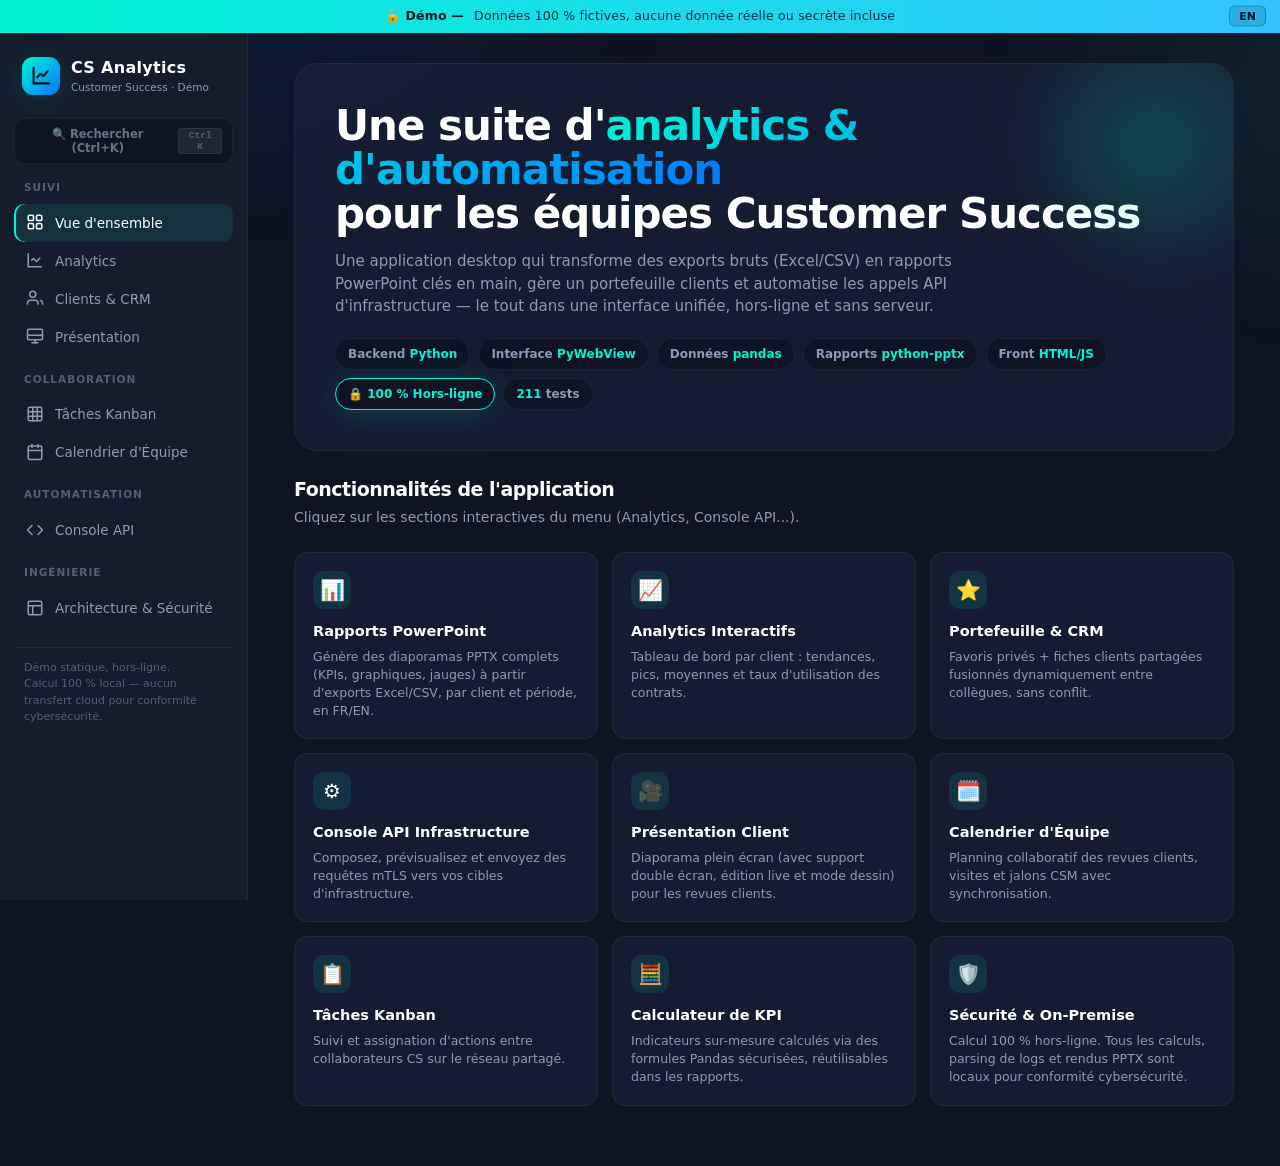
<file: CS-Analytics/index.html>
<!DOCTYPE html>
<html lang="fr">
<head>
<meta charset="UTF-8">
<meta name="viewport" content="width=device-width, initial-scale=1.0">
<title>CS Analytics — Démo interactive</title>
<meta name="description" content="Démonstration interactive d'une application desktop d'analytics et d'automatisation (données 100 % fictives).">
<style>
  :root{
    --bg-app:#0F1322; --bg-sidebar:#151C2C; --bg-card:rgba(28,38,62,.55);
    --bg-input:rgba(13,19,33,.85); --bg-hover:rgba(255,255,255,.05);
    --accent-cyan:#00F5D4; --accent-blue:#0077FF; --accent-violet:#8F00FF;
    --grad:linear-gradient(135deg,#00F5D4 0%,#0077FF 100%);
    --grad-hover:linear-gradient(135deg,#00ffdf 0%,#1a85ff 100%);
    --glow:0 4px 30px rgba(0,245,212,.15),0 0 80px rgba(0,119,255,.05);
    --text:#FFFFFF; --text2:#8E9BB4; --text3:#536075;
    --border:1px solid rgba(255,255,255,.06);
    --r-xl:18px; --r-lg:14px; --r-md:10px; --r-sm:6px;
    --font:'Segoe UI',system-ui,-apple-system,'Inter',Roboto,sans-serif;
    --mono:ui-monospace,SFMono-Regular,Menlo,Consolas,monospace;
  }
  *,*::before,*::after{margin:0;padding:0;box-sizing:border-box}
  html{-webkit-font-smoothing:antialiased}
  body{background:var(--bg-app);color:var(--text);font-family:var(--font);font-size:14px;line-height:1.5;overflow-x:hidden}
  body::before{content:"";position:fixed;inset:0;background:
    radial-gradient(900px 500px at 12% -5%,rgba(0,119,255,.10),transparent 60%),
    radial-gradient(800px 500px at 110% 10%,rgba(0,245,212,.08),transparent 55%);
    pointer-events:none;z-index:0}
  a{color:inherit}
  ::-webkit-scrollbar{width:9px;height:9px}
  ::-webkit-scrollbar-thumb{background:rgba(255,255,255,.10);border-radius:10px}

  /* Demo banner */
  .demo-strip{position:sticky;top:0;z-index:50;display:flex;gap:10px;align-items:center;justify-content:center;
    padding:7px 14px;font-size:12.5px;font-weight:600;color:#04121f;
    background:linear-gradient(90deg,#00F5D4,#34c3ff);letter-spacing:.2px}
  .demo-strip span{opacity:.85;font-weight:500}
  .global-language-toggle{position:absolute;right:14px;top:50%;transform:translateY(-50%);border:1px solid rgba(4,18,31,.25);
    background:rgba(4,18,31,.12);color:#04121f;border-radius:6px;padding:3px 9px;font:800 11px var(--font);
    cursor:pointer;transition:.15s}
  .global-language-toggle:hover{background:#04121f;color:#00F5D4}

  .app{position:relative;z-index:1;display:flex;min-height:calc(100vh - 34px)}

  /* Sidebar */
  .sidebar{width:248px;flex-shrink:0;background:var(--bg-sidebar);border-right:var(--border);
    padding:22px 14px;position:sticky;top:34px;height:calc(100vh - 34px);overflow-y:auto}
  .brand{display:flex;align-items:center;gap:11px;padding:0 8px 22px}
  .brand .logo{width:38px;height:38px;border-radius:11px;background:var(--grad);display:grid;place-items:center;
    box-shadow:var(--glow);flex-shrink:0}
  .brand .logo svg{width:21px;height:21px;color:#04121f}
  .brand b{font-size:16px;font-weight:800;letter-spacing:.3px}
  .brand small{display:block;color:var(--text2);font-size:10.5px;font-weight:500}
  .nav-label{font-size:10.5px;text-transform:uppercase;letter-spacing:1px;color:var(--text3);
    font-weight:700;margin:16px 10px 8px}
  .nav-item{display:flex;align-items:center;gap:11px;width:100%;border:none;background:transparent;color:var(--text2);
    padding:10px 12px;border-radius:var(--r-md);cursor:pointer;font-size:13.5px;font-family:inherit;font-weight:500;
    text-align:left;transition:.15s}
  .nav-item svg{width:18px;height:18px;flex-shrink:0}
  .nav-item:hover{background:var(--bg-hover);color:var(--text)}
  .nav-item.active{background:rgba(0,245,212,.10);color:var(--text);box-shadow:inset 2px 0 0 var(--accent-cyan)}
  .sidebar-foot{margin-top:20px;padding:12px 10px;border-top:var(--border);color:var(--text3);font-size:11px}
  .sidebar-foot a{color:var(--accent-cyan);text-decoration:none}

  /* Main */
  .main{flex:1;min-width:0;padding:30px clamp(16px,4vw,46px) 60px}
  .view{display:none;animation:fade .35s ease}
  .view.active{display:block}
  @keyframes fade{from{opacity:0;transform:translateY(8px)}to{opacity:1;transform:none}}
  .page-head{margin-bottom:24px}
  .page-head h1{font-size:clamp(22px,3.4vw,30px);font-weight:800;letter-spacing:-.5px}
  .page-head p{color:var(--text2);margin-top:4px;font-size:14px}

  .card{background:var(--bg-card);border:var(--border);border-radius:var(--r-xl);padding:22px;
    backdrop-filter:blur(8px);box-shadow:0 8px 30px rgba(0,0,0,.18)}
  .card h2{font-size:16px;font-weight:700;display:flex;align-items:center;gap:9px;margin-bottom:4px}
  .card h2 .dot{width:8px;height:8px;border-radius:3px;background:var(--grad)}
  .muted{color:var(--text2);font-size:13px}
  .grid{display:grid;gap:16px}

  /* Hero */
  .hero{background:var(--bg-card);border:var(--border);border-radius:24px;padding:clamp(24px,4vw,40px);
    position:relative;overflow:hidden;margin-bottom:24px}
  .hero::after{content:"";position:absolute;right:-80px;top:-80px;width:320px;height:320px;border-radius:50%;
    background:radial-gradient(circle,rgba(0,245,212,.18),transparent 65%);pointer-events:none}
  .hero h1{font-size:clamp(26px,5vw,42px);font-weight:900;letter-spacing:-1px;line-height:1.05}
  .hero h1 .g{background:var(--grad);-webkit-background-clip:text;background-clip:text;color:transparent}
  .hero p{color:var(--text2);max-width:640px;margin-top:14px;font-size:15px}
  .hero .tags{display:flex;flex-wrap:wrap;gap:8px;margin-top:20px}
  .tag{font-size:12px;font-weight:600;padding:6px 12px;border-radius:100px;background:var(--bg-input);
    border:var(--border);color:var(--text2)}
  .tag b{color:var(--accent-cyan)}

  /* Feature bento */
  .bento{display:grid;grid-template-columns:repeat(auto-fill,minmax(230px,1fr));gap:14px}
  .feat{background:var(--bg-card);border:var(--border);border-radius:var(--r-lg);padding:18px;transition:.18s;cursor:default}
  .feat:hover{transform:translateY(-3px);border-color:rgba(0,245,212,.3);box-shadow:var(--glow)}
  .feat .ic{width:38px;height:38px;border-radius:11px;background:rgba(0,245,212,.10);display:grid;place-items:center;margin-bottom:12px}
  .feat .ic svg{width:20px;height:20px;color:var(--accent-cyan)}
  .feat h3{font-size:14.5px;font-weight:700;margin-bottom:5px}
  .feat p{font-size:12.5px;color:var(--text2);line-height:1.45}

  /* KPI cards */
  .kpis{display:grid;grid-template-columns:repeat(auto-fit,minmax(150px,1fr));gap:14px;margin-bottom:18px}
  .kpi{background:var(--bg-card);border:var(--border);border-radius:var(--r-lg);padding:16px 18px;position:relative;overflow:hidden}
  .kpi::before{content:"";position:absolute;left:0;top:0;width:100%;height:3px;background:var(--grad)}
  .kpi .v{font-size:30px;font-weight:800;letter-spacing:-1px;line-height:1}
  .kpi .l{color:var(--text2);font-size:12px;margin-top:7px}
  .kpi .d{font-size:11.5px;font-weight:700;margin-top:6px}
  .up{color:#3FB950} .down{color:#FF6B6B} .flat{color:var(--text3)}

  /* Controls */
  .controls{display:flex;flex-wrap:wrap;gap:12px;align-items:flex-end;margin-bottom:20px}
  .field{display:flex;flex-direction:column;gap:6px}
  .field label{font-size:11.5px;color:var(--text2);font-weight:600;text-transform:uppercase;letter-spacing:.5px}
  select,input,textarea{background:var(--bg-input);border:var(--border);border-radius:var(--r-sm);color:var(--text);
    font-family:inherit;font-size:13.5px;padding:9px 12px;outline:none;transition:.15s}
  select:focus,input:focus,textarea:focus{border-color:rgba(0,245,212,.4);box-shadow:0 0 0 3px rgba(0,245,212,.07)}
  textarea{resize:vertical;font-family:var(--mono);font-size:12.5px;line-height:1.5;width:100%}
  .seg{display:inline-flex;background:var(--bg-input);border-radius:100px;padding:3px;gap:3px;border:var(--border)}
  .seg button{border:none;background:transparent;color:var(--text2);font-family:inherit;font-weight:600;font-size:13px;
    padding:7px 16px;border-radius:100px;cursor:pointer;transition:.15s}
  .seg button.on{background:var(--grad);color:#04121f}

  .btn{display:inline-flex;align-items:center;gap:8px;border:none;border-radius:var(--r-md);cursor:pointer;
    font-family:inherit;font-weight:700;font-size:13.5px;padding:11px 20px;transition:.18s;background:var(--grad);color:#04121f;
    box-shadow:var(--glow)}
  .btn:hover{background:var(--grad-hover);transform:translateY(-2px)}
  .btn.ghost{background:var(--bg-input);color:var(--text2);border:var(--border);box-shadow:none}
  .btn.ghost:hover{color:var(--text);background:var(--bg-hover);transform:none}
  .btn:disabled{opacity:.5;cursor:not-allowed;transform:none}

  .two-col{display:grid;grid-template-columns:300px 1fr;gap:18px}
  .chart-wrap{background:var(--bg-card);border:var(--border);border-radius:var(--r-lg);padding:18px}
  .chart-wrap h3{font-size:13px;color:var(--text2);font-weight:600;margin-bottom:10px}
  .legend{display:flex;flex-wrap:wrap;gap:14px;margin-top:10px;font-size:12px;color:var(--text2)}
  .legend i{display:inline-block;width:11px;height:11px;border-radius:3px;margin-right:5px;vertical-align:-1px}
  .gauges{display:grid;grid-template-columns:repeat(auto-fit,minmax(150px,1fr));gap:14px}
  .gauge{background:var(--bg-input);border:var(--border);border-radius:var(--r-lg);padding:16px 10px;text-align:center}
  .gauge svg{width:100%;height:auto;max-width:138px}
  .gauge .lab{font-size:12.5px;color:var(--text2);margin-top:6px;font-weight:600}
  .gauge .raw{font-size:11px;color:var(--text3);margin-top:2px}

  table{width:100%;border-collapse:collapse;font-size:13px}
  th,td{text-align:left;padding:11px 12px;border-bottom:1px solid rgba(255,255,255,.05)}
  th{color:var(--text2);font-size:11px;text-transform:uppercase;letter-spacing:.5px;font-weight:700}
  tbody tr:hover{background:var(--bg-hover)}
  .pill{display:inline-block;font-size:11px;font-weight:700;padding:3px 9px;border-radius:100px}
  .pill.local{background:rgba(143,0,255,.14);color:#c9a6ff}
  .pill.shared{background:rgba(0,245,212,.12);color:var(--accent-cyan)}

  /* Console */
  .console-row{display:flex;gap:10px;margin-bottom:14px;flex-wrap:wrap}
  .method{width:120px}
  .method select{width:100%;font-weight:800}
  .tabs{display:flex;gap:8px;border-bottom:var(--border);padding-bottom:8px;margin:6px 0 14px}
  .tabs button{background:transparent;border:var(--border);color:var(--text2);border-radius:8px;padding:6px 13px;
    font-family:inherit;font-size:12.5px;cursor:pointer}
  .tabs button.on{background:rgba(0,119,255,.18);color:var(--text);border-color:var(--accent-cyan)}
  .tabpane{display:none} .tabpane.on{display:block}
  .radio-row{display:flex;flex-wrap:wrap;gap:16px;margin-bottom:12px}
  .radio{display:flex;align-items:center;gap:7px;color:var(--text);font-size:13px;cursor:pointer}
  .radio input{accent-color:var(--accent-cyan);width:15px;height:15px}

  /* Banner preview */
  .bn-toolbar{display:flex;justify-content:space-between;align-items:center;margin-bottom:8px}
  .bn-toolbar .lbl{font-size:11.5px;text-transform:uppercase;letter-spacing:.5px;color:var(--text2);font-weight:700}
  .bn-toggle{display:inline-flex;background:var(--bg-input);border-radius:100px;padding:2px;gap:2px}
  .bn-toggle button{border:none;background:transparent;color:var(--text2);font-weight:700;font-size:12px;
    padding:4px 12px;border-radius:100px;cursor:pointer;font-family:inherit}
  .bn-toggle button.on{background:var(--grad);color:#04121f}
  .banner{display:flex;align-items:flex-start;gap:12px;padding:13px 15px;border-radius:9px;border:1px solid}
  .banner .ic{flex-shrink:0;width:21px;height:21px;border-radius:50%;display:grid;place-items:center;font:italic 700 12px Georgia,serif;border:1.5px solid currentColor}
  .banner .txt{flex:1;font-size:13.5px;line-height:1.5}
  .banner .txt strong{display:block;margin-bottom:3px}
  .banner .x{flex-shrink:0;opacity:.5;cursor:pointer;border:none;background:none;color:inherit;font-size:15px}
  .banner.info{background:#E8EAF6;border-color:#C5CAE9;color:#303F9F} .banner.info .txt{color:#3C4257}
  .banner.warning{background:#FFF4E0;border-color:#FFD9A0;color:#B45309} .banner.warning .txt{color:#5C4426}
  .banner.critical{background:#FDECEA;border-color:#F5B7B1;color:#C0392B} .banner.critical .txt{color:#5C2A24}

  .result{display:flex;align-items:center;justify-content:space-between;gap:12px;padding:11px 14px;border-radius:var(--r-md);
    background:var(--bg-input);border-left:3px solid var(--text3);margin-top:9px;font-size:13px}
  .result.ok{border-left-color:#3FB950} .result.ko{border-left-color:#FF6B6B}
  .result .meta{font-size:11.5px;color:var(--text2);margin-top:2px}

  /* Architecture */
  .archi{display:flex;flex-direction:column;gap:10px}
  .layer{background:var(--bg-card);border:var(--border);border-radius:var(--r-md);padding:14px 16px}
  .layer b{font-size:13.5px} .layer .mods{display:flex;flex-wrap:wrap;gap:8px;margin-top:9px}
  .chip{font-size:11.5px;font-family:var(--mono);background:var(--bg-input);border:var(--border);
    padding:5px 10px;border-radius:6px;color:var(--text2)}
  .arrow{text-align:center;color:var(--text3);font-size:13px;line-height:1.2}
  .arrow code{color:var(--accent-cyan);font-family:var(--mono);font-size:11.5px}
  .sec-list{list-style:none;display:grid;gap:10px}
  .sec-list li{display:flex;gap:11px;align-items:flex-start;font-size:13.5px;color:var(--text2)}
  .sec-list li b{color:var(--text)}
  .sec-list .ok{color:var(--accent-cyan);flex-shrink:0;font-weight:800}
  .stat-row{display:grid;grid-template-columns:repeat(auto-fit,minmax(120px,1fr));gap:14px;margin-top:4px}
  .stat{background:var(--bg-card);border:var(--border);border-radius:var(--r-lg);padding:16px;text-align:center}
  .stat .n{font-size:26px;font-weight:800;background:var(--grad);-webkit-background-clip:text;background-clip:text;color:transparent}
  .stat .t{font-size:11.5px;color:var(--text2);margin-top:4px}

  /* Presentation (Slideshow) */
  .stage{min-height:min(58vh,520px);background:linear-gradient(135deg,#0c1020,#141d33);border:var(--border);
    border-radius:var(--r-xl);position:relative;overflow:hidden;display:flex;flex-direction:column;justify-content:center;
    padding:clamp(22px,4vw,48px)}
  .stage::before{content:"";position:absolute;left:0;top:0;width:100%;height:5px;background:var(--grad)}
  .slide{display:none;width:100%} .slide.on{display:block;animation:fade .35s}
  .slide .cl{font-size:clamp(28px,5vw,48px);font-weight:900;letter-spacing:-1.5px;line-height:1.05}
  .slide .sub{color:var(--accent-cyan);font-weight:700;margin-top:8px;font-size:clamp(15px,2.2vw,21px)}
  .slide .per{color:var(--text2);margin-top:12px;font-size:14px}
  .slide h2{margin-bottom:16px}
  .slide-kpis{display:grid;grid-template-columns:repeat(auto-fit,minmax(160px,1fr));gap:14px}
  .pres-bar{display:flex;align-items:center;justify-content:space-between;gap:14px;flex-wrap:wrap;margin-top:16px}
  .pres-feats{display:flex;flex-wrap:wrap;gap:8px}
  .pres-feats .tag b{color:var(--accent-cyan)}
  .pres-nav{display:flex;align-items:center;gap:12px}
  .pres-nav .btn{padding:9px 16px}
  .dot-nav{display:flex;gap:8px;justify-content:center;margin-top:16px}
  .dot-nav i{width:9px;height:9px;border-radius:50%;background:rgba(255,255,255,.22);cursor:pointer;transition:.2s}
  .dot-nav i.on{background:var(--accent-cyan);width:24px;border-radius:5px}

  /* Toast */
  .toast{position:fixed;right:20px;bottom:20px;z-index:100;min-width:260px;max-width:360px;background:var(--bg-sidebar);
    border:var(--border);border-left:4px solid var(--accent-cyan);border-radius:var(--r-md);padding:14px 16px;
    box-shadow:0 16px 50px rgba(0,0,0,.5);transform:translateY(140%);transition:.4s cubic-bezier(.34,1.56,.64,1);opacity:0}
  .toast.show{transform:none;opacity:1}
  .toast.err{border-left-color:#FF6B6B}
  .toast b{font-size:13.5px} .toast p{font-size:12px;color:var(--text2);margin-top:2px}

  /* Mobile */
  .burger{display:none;position:fixed;top:42px;left:12px;z-index:60;background:var(--bg-sidebar);border:var(--border);
    border-radius:10px;width:42px;height:42px;cursor:pointer;color:var(--text)}
  .burger svg{width:22px;height:22px}
  @media(max-width:860px){
    .two-col{grid-template-columns:1fr}
    .gauges{grid-template-columns:1fr}
    .burger{display:grid;place-items:center}
    .sidebar{position:fixed;left:0;top:34px;z-index:55;transform:translateX(-100%);transition:.25s;box-shadow:0 0 60px rgba(0,0,0,.6)}
    .sidebar.open{transform:none}
    .main{padding-top:64px}
    .scrim{position:fixed;inset:34px 0 0;background:rgba(0,0,0,.5);z-index:54;display:none}
    .scrim.show{display:block}
  }
  @media(max-width:600px){
    .demo-strip{justify-content:flex-start;padding-right:62px}
    .demo-strip span{overflow:hidden;text-overflow:ellipsis;white-space:nowrap}
  }
</style>
</head>
<body>
<div class="demo-strip">
  🔒 Démo — <span>Données 100 % fictives, aucune donnée réelle ou secrète incluse</span>
  <button class="global-language-toggle" id="global-language-toggle" type="button" onclick="toggleGlobalLanguage()" aria-label="Traduire CS Analytics en anglais">EN</button>
</div>

<button class="burger" id="burger" aria-label="Menu">
  <svg viewBox="0 0 24 24" fill="none" stroke="currentColor" stroke-width="2"><line x1="3" y1="6" x2="21" y2="6"/><line x1="3" y1="12" x2="21" y2="12"/><line x1="3" y1="18" x2="21" y2="18"/></svg>
</button>
<div class="scrim" id="scrim"></div>

<div class="app">
  <aside class="sidebar" id="sidebar">
    <div class="brand">
      <div class="logo"><svg viewBox="0 0 24 24" fill="none" stroke="currentColor" stroke-width="2.4" stroke-linecap="round" stroke-linejoin="round"><path d="M3 3v18h18"/><path d="m7 14 4-4 3 3 5-6"/></svg></div>
      <div><b>CS Analytics</b><small>Customer Success · Démo</small></div>
    </div>
    <button class="btn ghost" id="sidebar-search-btn" style="width:100%;margin-bottom:10px;padding:8px 10px;font-size:11.5px;display:flex;align-items:center;justify-content:space-between;border-radius:var(--r-md);background:var(--bg-input);cursor:pointer">
      <span style="opacity:0.7">🔍 Rechercher (Ctrl+K)</span>
      <kbd style="font-size:9.5px;background:rgba(255,255,255,.08);padding:1px 4px;border-radius:3px;border:var(--border);color:var(--text3)">Ctrl K</kbd>
    </button>
    <div class="nav-label">Suivi</div>
    <button class="nav-item active" data-view="overview"><svg viewBox="0 0 24 24" fill="none" stroke="currentColor" stroke-width="2"><rect x="3" y="3" width="7" height="7" rx="1.5"/><rect x="14" y="3" width="7" height="7" rx="1.5"/><rect x="3" y="14" width="7" height="7" rx="1.5"/><rect x="14" y="14" width="7" height="7" rx="1.5"/></svg> Vue d'ensemble</button>
    <button class="nav-item" data-view="analytics"><svg viewBox="0 0 24 24" fill="none" stroke="currentColor" stroke-width="2"><path d="M3 3v18h18"/><path d="m19 9-5 5-4-4-3 3"/></svg> Analytics</button>
    <button class="nav-item" data-view="crm"><svg viewBox="0 0 24 24" fill="none" stroke="currentColor" stroke-width="2"><path d="M16 21v-2a4 4 0 0 0-4-4H6a4 4 0 0 0-4 4v2"/><circle cx="9" cy="7" r="4"/><path d="M22 21v-2a4 4 0 0 0-3-3.87"/></svg> Clients &amp; CRM</button>
    <button class="nav-item" data-view="presentation"><svg viewBox="0 0 24 24" fill="none" stroke="currentColor" stroke-width="2" stroke-linecap="round" stroke-linejoin="round"><rect x="2" y="3" width="20" height="14" rx="2"/><line x1="2" y1="11" x2="22" y2="11"/><path d="M12 17v4"/><path d="M8 21h8"/></svg> Présentation</button>
    <div class="nav-label">Collaboration</div>
    <button class="nav-item" data-view="taches"><svg viewBox="0 0 24 24" fill="none" stroke="currentColor" stroke-width="2" stroke-linecap="round" stroke-linejoin="round"><rect x="3" y="3" width="18" height="18" rx="2"/><path d="M9 3v18"/><path d="M15 3v18"/><path d="M3 9h18"/><path d="M3 15h18"/></svg> Tâches Kanban</button>
    <button class="nav-item" data-view="team-calendrier"><svg viewBox="0 0 24 24" fill="none" stroke="currentColor" stroke-width="2" stroke-linecap="round" stroke-linejoin="round"><rect x="3" y="4" width="18" height="18" rx="2" ry="2"/><line x1="16" y1="2" x2="16" y2="6"/><line x1="8" y1="2" x2="8" y2="6"/><line x1="3" y1="10" x2="21" y2="10"/></svg> Calendrier d'Équipe</button>
    <div class="nav-label">Automatisation</div>
    <button class="nav-item" data-view="console"><svg viewBox="0 0 24 24" fill="none" stroke="currentColor" stroke-width="2" stroke-linecap="round" stroke-linejoin="round"><polyline points="16 18 22 12 16 6"/><polyline points="8 6 2 12 8 18"/></svg> Console API</button>
    <div class="nav-label">Ingénierie</div>
    <button class="nav-item" data-view="archi"><svg viewBox="0 0 24 24" fill="none" stroke="currentColor" stroke-width="2"><rect x="3" y="3" width="18" height="18" rx="2"/><path d="M3 9h18M9 21V9"/></svg> Architecture &amp; Sécurité</button>
    <div class="sidebar-foot">
      Démo statique, hors-ligne.<br>Calcul 100 % local — aucun transfert cloud pour conformité cybersécurité.
    </div>
  </aside>

  <main class="main">
    <!-- ════ OVERVIEW ════ -->
    <section class="view active" id="view-overview">
      <div class="hero">
        <h1>Une suite d'<span class="g">analytics &amp; d'automatisation</span><br>pour les équipes Customer Success</h1>
        <p>Une application desktop qui transforme des exports bruts (Excel/CSV) en rapports PowerPoint clés en main, gère un portefeuille clients et automatise les appels API d'infrastructure — le tout dans une interface unifiée, hors-ligne et sans serveur.</p>
        <div class="tags">
          <span class="tag">Backend <b>Python</b></span>
          <span class="tag">Interface <b>PyWebView</b></span>
          <span class="tag">Données <b>pandas</b></span>
          <span class="tag">Rapports <b>python-pptx</b></span>
          <span class="tag">Front <b>HTML/JS</b></span>
          <span class="tag" style="border-color:var(--accent-cyan);box-shadow:var(--glow)">🔒 <b>100 % Hors-ligne</b></span>
          <span class="tag"><b>211</b> tests</span>
        </div>
      </div>

      <div class="page-head"><h1 style="font-size:19px">Fonctionnalités de l'application</h1><p>Cliquez sur les sections interactives du menu (Analytics, Console API...).</p></div>
      <div class="bento" id="bento"></div>
    </section>

    <!-- ════ ANALYTICS ════ -->
    <section class="view" id="view-analytics">
      <div class="page-head"><h1>Analytics</h1><p>Tableau de bord interactif par client et par produit — KPIs, tendances, taux de consommation.</p></div>
      <div class="controls">
        <div class="field"><label>Client</label><select id="an-client"></select></div>
        <div class="field"><label>Produit</label>
          <div class="seg" id="an-prod">
            <button data-p="securedrive" class="on">SecureDrive</button>
            <button data-p="teamchat">TeamChat</button>
          </div>
        </div>
        <div class="field"><label>Période</label><select id="an-period">
          <option value="16">16 dernières semaines</option>
          <option value="12">12 dernières semaines</option>
          <option value="8">8 dernières semaines</option>
        </select></div>
        <button class="btn" id="an-gen" style="margin-left:auto">
          <svg viewBox="0 0 24 24" width="17" height="17" fill="none" stroke="currentColor" stroke-width="2" stroke-linecap="round" stroke-linejoin="round"><path d="m22 2-7 20-4-9-9-4Z"/><path d="M22 2 11 13"/></svg>
          Générer le rapport (PPTX)
        </button>
      </div>
      <div class="kpis" id="an-kpis"></div>
      <div class="card" style="margin-bottom:16px">
        <h2><span class="dot"></span> Contrat vs utilisation</h2>
        <p class="muted" style="margin-bottom:16px">Taux d'utilisation des capacités contractuelles.</p>
        <div class="gauges" id="an-gauges"></div>
      </div>
      <div class="chart-wrap" style="margin-bottom:16px">
        <h3 id="an-chart1-title">Évolution</h3>
        <div id="an-chart1"></div>
        <div class="legend" id="an-chart1-leg"></div>
      </div>
      <div class="chart-wrap">
        <h3 id="an-chart2-title">Activité secondaire</h3>
        <div id="an-chart2"></div>
        <div class="legend" id="an-chart2-leg"></div>
      </div>
    </section>

    <!-- ════ CRM ════ -->
    <section class="view" id="view-crm">
      <div class="page-head"><h1>Clients &amp; CRM</h1><p>Portefeuille personnel et base CRM partagée — deux scopes volontairement découplés.</p></div>
      <div class="two-col" style="grid-template-columns:1fr 1fr;margin-bottom:16px">
        <div class="card">
          <h2><span class="dot"></span> ⭐ Mon Portefeuille <span class="pill local" style="margin-left:auto">local · privé</span></h2>
          <p class="muted" style="margin:6px 0 14px">Clients que <b>je</b> suis. Strictement local à ma machine — jamais partagé.</p>
          <div id="crm-portfolio"></div>
        </div>
        <div class="card" style="display:flex;flex-direction:column">
          <div style="display:flex;justify-content:space-between;align-items:center;margin-bottom:12px;flex-wrap:wrap;gap:8px">
            <h2><span class="dot"></span> 🤝 Fiches clients (CRM) <span class="pill shared" style="margin-left:8px">partagé</span></h2>
            <div class="seg" id="crm-view-mode">
              <button data-v="table" class="on" style="padding:4px 10px;font-size:11.5px">Table</button>
              <button data-v="gallery" style="padding:4px 10px;font-size:11.5px">Galerie</button>
              <button data-v="fiche" style="padding:4px 10px;font-size:11.5px">Fiche</button>
            </div>
          </div>
          <p class="muted" style="margin-bottom:14px">Contacts, licences, suivi — partagé et **fusionné** (la version la plus récente l'emporte).</p>
          <div id="crm-view-container" style="flex:1">
            <div style="overflow-x:auto"><table id="crm-table"></table></div>
          </div>
        </div>
      </div>
      <div class="card">
        <h2><span class="dot"></span> Pourquoi ce découplage ?</h2>
        <p class="muted" style="margin-top:8px">À l'origine, un seul fichier gérait ces deux aspects → les collègues écrasaient mutuellement leurs favoris. Le découplage en **favoris (local)** et **fiches CRM (partagé)** a éliminé les conflits : chacun garde son portefeuille privé tout en partageant une base commune de fiches synchronisées par fusion de timestamps. Entièrement couvert par tests de non-régression.</p>
      </div>
    </section>

    <!-- ════ KANBAN ════ -->
    <section class="view" id="view-taches">
      <div class="page-head">
        <h1>Tâches Kanban Collaboratives</h1>
        <p>Suivi et assignation d'actions entre CS. Données stockées unitairement sur disque avec écriture atomique anti-corruption.</p>
      </div>
      
      <!-- Kanban Columns -->
      <div style="display:grid;grid-template-columns:repeat(auto-fit,minmax(280px,1fr));gap:18px;align-items:start" id="kanban-board">
        <!-- A Faire -->
        <div class="card" style="padding:16px;background:rgba(28,38,62,.3);border-color:rgba(255,255,255,.04)">
          <h2 style="font-size:14.5px;margin-bottom:12px;display:flex;align-items:center;justify-content:space-between">
            <span>📋 À Faire</span>
            <span class="pill" style="background:rgba(255,255,255,.05);color:var(--text2)">3</span>
          </h2>
          <div style="display:grid;gap:10px" id="col-todo">
            <!-- Cards will be injected via JS -->
          </div>
        </div>

        <!-- En Cours -->
        <div class="card" style="padding:16px;background:rgba(28,38,62,.35);border-color:rgba(255,255,255,.04)">
          <h2 style="font-size:14.5px;margin-bottom:12px;display:flex;align-items:center;justify-content:space-between">
            <span>⚡ En Cours</span>
            <span class="pill" style="background:rgba(0,119,255,.15);color:var(--accent-blue)">2</span>
          </h2>
          <div style="display:grid;gap:10px" id="col-progress">
            <!-- Cards will be injected via JS -->
          </div>
        </div>

        <!-- Fait -->
        <div class="card" style="padding:16px;background:rgba(28,38,62,.4);border-color:rgba(255,255,255,.04)">
          <h2 style="font-size:14.5px;margin-bottom:12px;display:flex;align-items:center;justify-content:space-between">
            <span>✅ Terminé</span>
            <span class="pill" style="background:rgba(0,245,212,.12);color:var(--accent-cyan)">4</span>
          </h2>
          <div style="display:grid;gap:10px" id="col-done">
            <!-- Cards will be injected via JS -->
          </div>
        </div>
      </div>
      
      <div class="card" style="margin-top:18px">
        <h2><span class="dot"></span> Stockage unitaire &amp; Résilience réseau</h2>
        <p class="muted" style="margin-top:8px">Chaque tâche est stockée dans son propre fichier JSON sous <code>CS_Partage/taches/&lt;uuid&gt;.json</code>. L'utilisation d'une écriture atomique (écriture temporaire puis déplacement système via <code>os.replace</code>) prévient toute corruption de fichier sur le partage réseau, tandis qu'un polling régulier rafraîchit l'interface pour tous les CS en temps réel.</p>
      </div>
    </section>

    <!-- ════ TEAM CALENDAR ════ -->
    <section class="view" id="view-team-calendrier">
      <div class="page-head">
        <h1>Calendrier d'Équipe Partagé</h1>
        <p>Planning collaboratif des revues clients, jalons et interventions d'infrastructure.</p>
      </div>
      
      <div class="two-col" style="grid-template-columns:1.3fr 0.7fr">
        <!-- Monthly Grid -->
        <div class="card">
          <div style="display:flex;justify-content:space-between;align-items:center;margin-bottom:16px">
            <h2 style="font-size:15px"><span class="dot"></span> Juillet 2026</h2>
            <div style="display:flex;gap:6px">
              <button class="btn ghost" style="padding:5px 10px;font-size:12px">‹ Précédent</button>
              <button class="btn ghost" style="padding:5px 10px;font-size:12px">Suivant ›</button>
            </div>
          </div>
          
          <!-- Calendar grid header -->
          <div style="display:grid;grid-template-columns:repeat(7,1fr);text-align:center;font-weight:700;font-size:11px;color:var(--text3);text-transform:uppercase;margin-bottom:8px">
            <span>Lun</span><span>Mar</span><span>Mer</span><span>Jeu</span><span>Ven</span><span>Sam</span><span>Dim</span>
          </div>
          
          <!-- Calendar cells -->
          <div style="display:grid;grid-template-columns:repeat(7,1fr);grid-auto-rows:minmax(52px,auto);gap:4px" id="calendar-grid">
            <!-- Injected via JS -->
          </div>
        </div>
        
        <!-- Agenda Sidebar -->
        <div class="card">
          <h2><span class="dot"></span> Événements à venir</h2>
          <p class="muted" style="margin-bottom:14px">Sélectionnez un jour pour filtrer ou ajouter un événement.</p>
          <div style="display:grid;gap:10px" id="calendar-agenda">
            <!-- Injected via JS -->
          </div>
        </div>
      </div>
    </section>

    <!-- ════ CONSOLE ════ -->
    <section class="view" id="view-console">
      <div class="page-head"><h1>Console API (Style Postman)</h1><p>Composez une requête, prévisualisez le rendu et envoyez-la à tout un lot d'infrastructures en parallèle. **Tout est simulé** ici.</p></div>
      <div class="card">
        <div class="console-row">
          <div class="field" style="flex:1;min-width:220px"><label>Lot d'Infrastructures (multi-cibles)</label>
            <select id="co-lot"></select>
          </div>
          <div class="field method"><label>Méthode</label>
            <select id="co-method">
              <option>GET</option><option selected>POST</option><option>PUT</option><option>DELETE</option>
            </select>
          </div>
          <div class="field" style="flex:2;min-width:200px"><label>Endpoint</label>
            <input id="co-endpoint" value="/api/infra_messages">
          </div>
        </div>

        <div class="tabs">
          <button class="on" data-tab="auth">Authentification</button>
          <button data-tab="body">Corps (JSON)</button>
        </div>
        <div class="tabpane on" id="tab-auth">
          <div class="radio-row">
            <label class="radio"><input type="radio" name="auth" checked> Certificat client .p12 (mTLS)</label>
            <label class="radio"><input type="radio" name="auth"> Bearer Token</label>
          </div>
          <p class="muted">🔐 Dans l'application réelle : le mot de passe du certificat .p12 et le jeton ne sont **jamais** persistés ni écrits dans l'historique ; les clés PEM temporaires sont systématiquement supprimées après l'appel.</p>
        </div>
        <div class="tabpane" id="tab-body">
          <div style="display:flex;justify-content:space-between;align-items:center;margin-bottom:6px">
            <span class="muted" style="font-size:11.5px">Format JSON requis</span>
            <button class="btn ghost" id="btn-templates" style="padding:4px 8px;font-size:11px;border-radius:4px;cursor:pointer">📋 Modèles</button>
          </div>
          <textarea id="co-body" rows="12" spellcheck="false"></textarea>
        </div>

        <div style="margin:16px 0 6px" id="co-preview-wrap">
          <div class="bn-toolbar">
            <span class="lbl">Aperçu du bandeau</span>
            <div class="bn-toggle"><button class="on" data-lang="fr">FR</button><button data-lang="en">EN</button></div>
          </div>
          <div class="banner info" id="co-banner">
            <span class="ic" id="co-bn-ic">i</span>
            <p class="txt"><strong id="co-bn-title"></strong><span id="co-bn-content"></span></p>
            <button class="x">✕</button>
          </div>
        </div>

        <button class="btn" id="co-send" style="margin-top:14px">
          <svg viewBox="0 0 24 24" width="17" height="17" fill="none" stroke="currentColor" stroke-width="2" stroke-linecap="round" stroke-linejoin="round"><path d="m22 2-7 20-4-9-9-4Z"/><path d="M22 2 11 13"/></svg>
          Envoyer la requête
        </button>

        <div id="co-results" style="margin-top:16px"></div>
      </div>
    </section>

    <!-- ════ PRÉSENTATION ════ -->
    <section class="view" id="view-presentation">
      <div class="page-head"><h1>Présentation</h1><p>Mode diaporama pour les revues clients — conçu pour le double écran, l'édition en direct et le dessin.</p></div>
      <div class="stage"><div class="slide on" id="pres-stage"></div></div>
      <div class="pres-bar">
        <div class="pres-feats">
          <span class="tag">🖥️ <b>Double écran</b></span>
          <span class="tag">✏️ <b>Édition live</b></span>
          <span class="tag">🖊️ <b>Mode dessin</b></span>
          <span class="tag">➕ <b>Slides manuelles</b></span>
        </div>
        <div class="pres-nav">
          <button class="btn ghost" id="pres-prev">‹ Précédent</button>
          <span class="muted" id="pres-count"></span>
          <button class="btn ghost" id="pres-next">Suivant ›</button>
        </div>
      </div>
      <div class="dot-nav" id="pres-dots"></div>
    </section>

    <!-- ════ ARCHI ════ -->
    <section class="view" id="view-archi">
      <div class="page-head"><h1>Architecture &amp; Sécurité</h1><p>Les choix d'ingénierie derrière l'application.</p></div>

      <div class="stat-row" style="margin-bottom:20px">
        <div class="stat"><div class="n">+16 000</div><div class="t">lignes de Python</div></div>
        <div class="stat"><div class="n">211</div><div class="t">tests (pytest)</div></div>
        <div class="stat"><div class="n">2</div><div class="t">moteurs produits</div></div>
        <div class="stat"><div class="n">0</div><div class="t">serveur requis</div></div>
      </div>

      <div class="card" style="margin-bottom:16px">
        <h2><span class="dot"></span> Le pont front ⇄ back</h2>
        <p class="muted" style="margin:8px 0 16px">Aucun serveur web : une fenêtre native (WebView2) affiche le HTML/JS communiquant avec Python via un pont API exposé. Les moteurs historiques de génération restent des « boîtes noires » exécutées en sous-processus sans modification.</p>
        <div class="archi">
          <div class="layer"><b>🖥️ Frontend</b> — HTML / CSS / JS<div class="mods"><span class="chip">Vue d'ensemble</span><span class="chip">Analytics</span><span class="chip">CRM</span><span class="chip">Console API</span><span class="chip">Calendrier</span></div></div>
          <div class="arrow">▲ ▼ &nbsp; Pont <code>js_api</code> (PyWebView)</div>
          <div class="layer"><b>⚙️ Backend</b> — Orchestration &amp; API<div class="mods"><span class="chip">main.py · Classe Api</span><span class="chip">config_helper</span><span class="chip">infra_scripts</span><span class="chip">calendrier_helper</span></div></div>
          <div class="arrow">▲ ▼</div>
          <div class="layer"><b>📊 Moteurs</b> — Calcul &amp; Rendu<div class="mods"><span class="chip">adaptateurs analytics</span><span class="chip">python-pptx</span><span class="chip">sous-processus (boîtes noires)</span></div></div>
        </div>
      </div>

      <div class="two-col" style="grid-template-columns:1fr 1fr">
        <div class="card">
          <h2><span class="dot"></span> Choix de Sécurité &amp; mTLS</h2>
          <ul class="sec-list" style="margin-top:14px">
            <li><span class="ok">✓</span><span><b>Calculs locaux (On-Premise)</b> — Tout le traitement de données, le parsing de logs et le rendu PPTX sont effectués localement. <b>Aucune donnée n'est jamais envoyée vers le cloud</b>, garantissant la conformité stricte avec les directives de cybersécurité.</span></li>
            <li><span class="ok">✓</span><span><b>Secrets éphémères</b> — Les mots de passe .p12 et tokens API ne sont jamais stockés ni loggués.</span></li>
            <li><span class="ok">✓</span><span><b>mTLS sécurisé</b> — Fichiers PEM temporaires extraits uniquement en mémoire puis supprimés dans un bloc <code>finally</code> strict.</span></li>
            <li><span class="ok">✓</span><span><b>Sous-processus sécurisés</b> — <code>shell=False</code>, arguments validés (noms de clients, dates) avant exécution.</span></li>
            <li><span class="ok">✓</span><span><b>Calculs de KPI encadrés</b> — Formules basées sur une liste blanche stricte de jetons, sans accès aux fonctions système.</span></li>
            <li><span class="ok">✓</span><span><b>HTTPS obligatoire</b> sur tous les appels d'infrastructure.</span></li>
          </ul>
        </div>
        <div class="card">
          <h2><span class="dot"></span> Fiabilité des Données</h2>
          <ul class="sec-list" style="margin-top:14px">
            <li><span class="ok">✓</span><span><b>Sauvegarde miroir</b> — Copie de sauvegarde automatique de chaque configuration dans le profil utilisateur (anti-perte).</span></li>
            <li><span class="ok">✓</span><span><b>Restauration intelligente</b> — Un fichier vide ne peut jamais écraser un fichier contenant des données.</span></li>
            <li><span class="ok">✓</span><span><b>Concurrent Merge</b> — Fusion des fiches partagées par timestamp (la modification la plus récente l'emporte).</span></li>
            <li><span class="ok">✓</span><span><b>Découplage local/partagé</b> — Le portefeuille privé n'est jamais propagé sur le réseau.</span></li>
            <li><span class="ok">✓</span><span><b>Résilience PPTX</b> — Interception des fichiers verrouillés par PowerPoint avec fallbacks automatiques de sauvegarde.</span></li>
          </ul>
        </div>
      </div>

      <!-- Visualiseur de flux de données sécurisé (Zéro Cloud) -->
      <div class="card" style="margin-top:16px">
        <h2><span class="dot"></span> Visualiseur de flux &amp; Confidentialité</h2>
        <p class="muted" style="margin-bottom:20px">Schéma interactif démontrant le traitement 100 % hors-ligne de vos données d'activité.</p>
        <div style="display:flex;align-items:center;justify-content:space-between;gap:20px;background:var(--bg-input);padding:24px;border-radius:var(--r-lg);border:var(--border);position:relative;overflow:hidden;flex-wrap:wrap">
          <!-- Node 1: Raw Data -->
          <div style="text-align:center;flex:1;min-width:110px">
            <div style="width:48px;height:48px;border-radius:12px;background:rgba(0,119,255,.1);display:grid;place-items:center;margin:0 auto 8px;border:1px solid var(--accent-blue)">
              📊
            </div>
            <b style="font-size:12px">Logs clients bruts</b>
            <div class="muted" style="font-size:10.5px;margin-top:2px">Exports Excel / CSV</div>
          </div>

          <!-- Arrow 1 -->
          <div style="flex:0.5;text-align:center;min-width:40px;color:var(--accent-blue);font-weight:bold;animation: pulse 1.5s infinite">
            ──►
          </div>

          <!-- Node 2: Local Process -->
          <div style="text-align:center;flex:1;min-width:130px;position:relative">
            <div style="width:54px;height:54px;border-radius:14px;background:rgba(0,245,212,.1);display:grid;place-items:center;margin:0 auto 8px;border:2px solid var(--accent-cyan);box-shadow:var(--glow)">
              ⚙️
            </div>
            <b style="font-size:12.5px;color:var(--accent-cyan)">Moteur local Python</b>
            <div class="muted" style="font-size:10.5px;margin-top:2px">Pandas &amp; python-pptx</div>
          </div>

          <!-- Arrow 2 -->
          <div style="flex:0.5;text-align:center;min-width:40px;color:var(--accent-cyan);font-weight:bold;animation: pulse 1.5s infinite">
            ──►
          </div>

          <!-- Node 3: Output PPTX -->
          <div style="text-align:center;flex:1;min-width:110px">
            <div style="width:48px;height:48px;border-radius:12px;background:rgba(143,0,255,.1);display:grid;place-items:center;margin:0 auto 8px;border:1px solid var(--accent-violet)">
              📈
            </div>
            <b style="font-size:12px">Rapport local</b>
            <div class="muted" style="font-size:10.5px;margin-top:2px">PPTX prêt à l'emploi</div>
          </div>

          <!-- Blocked Cloud Node -->
          <div style="width:100%;border-top:1px dashed rgba(255,255,255,.1);margin-top:16px;padding-top:16px;display:flex;align-items:center;justify-content:center;gap:12px;flex-wrap:wrap">
            <div style="color:#FF6B6B;font-size:16px;display:flex;align-items:center;gap:6px">
              🚫 <span style="font-size:12px;font-weight:700;text-transform:uppercase;letter-spacing:1px">Serveurs Cloud Publics (Bloqués)</span>
            </div>
            <div class="muted" style="font-size:11px">— Isolation réseau complète. Zéro fuite vers le cloud.</div>
          </div>
        </div>
      </div>
    </section>
  </main>
</div>

<!-- Modal Templates -->
<div id="modal-templates" style="position:fixed;inset:0;background:rgba(0,0,0,.65);backdrop-filter:blur(4px);z-index:105;display:none;place-items:center;padding:16px">
  <div class="card" style="width:100%;max-width:520px;max-height:85vh;display:flex;flex-direction:column;gap:14px;overflow:hidden;background:#151C2C">
    <div style="display:flex;justify-content:space-between;align-items:center">
      <h2><span class="dot"></span> Modèles de Commentaires</h2>
      <button onclick="closeTemplatesModal()" style="background:transparent;border:none;color:var(--text2);cursor:pointer;font-size:18px">✕</button>
    </div>
    <p class="muted" style="font-size:12.5px">Sélectionnez un modèle. Les placeholders (ex. <code>{pic_utilisateurs}</code>) seront remplacés automatiquement par les calculs de la page.</p>
    <div style="display:flex;gap:6px;overflow-x:auto;padding-bottom:4px" id="template-categories">
      <!-- Injected via JS -->
    </div>
    <div style="flex:1;overflow-y:auto;display:grid;gap:8px;padding-right:4px" id="template-list">
      <!-- Injected via JS -->
    </div>
  </div>
</div>

<!-- Modal Palette -->
<div id="modal-palette" style="position:fixed;inset:0;background:rgba(0,0,0,.65);backdrop-filter:blur(6px);z-index:110;display:none;place-items:start;justify-content:center;padding-top:10vh;padding-left:16px;padding-right:16px">
  <div class="card" style="width:100%;max-width:580px;background:#151C2C;padding:8px;border-radius:var(--r-xl);box-shadow:0 24px 70px rgba(0,0,0,.6);overflow:hidden;display:flex;flex-direction:column;gap:4px">
    <div style="display:flex;align-items:center;gap:12px;padding:10px 14px;border-bottom:1px solid rgba(255,255,255,.05)">
      <span style="font-size:16px">🔍</span>
      <input type="text" id="palette-search" placeholder="Rechercher une action ou un client (ex. 'Analytics', 'Acme')..." style="flex:1;background:transparent;border:none;color:#fff;outline:none;font-size:14.5px;padding:0" autocomplete="off">
      <kbd style="font-size:9.5px;background:rgba(255,255,255,.08);padding:1px 4px;border-radius:3px;border:var(--border);color:var(--text3)">ESC</kbd>
    </div>
    <div style="max-height:340px;overflow-y:auto;padding:6px;display:grid;gap:2px" id="palette-results">
      <!-- Injected via JS -->
    </div>
  </div>
</div>

<div class="toast" id="toast"><b id="toast-t"></b><p id="toast-p"></p></div>

<script>
/* ════════════════ BILINGUAL UI / SHARED LANGUAGE ════════════════ */
const CS_EN = {
  "🔒 Démo —": "🔒 Demo —",
  "Données 100 % fictives, aucune donnée réelle ou secrète incluse": "100% fictional data; no real or secret data included",
  "Customer Success · Démo": "Customer Success · Demo",
  "Suivi": "Monitoring",
  "Vue d'ensemble": "Overview",
  "Clients & CRM": "Clients & CRM",
  "Présentation": "Presentation",
  "Automatisation": "Automation",
  "Ingénierie": "Engineering",
  "Architecture & Sécurité": "Architecture & Security",
  "Collaboration": "Collaboration",
  "Tâches Kanban": "Kanban Tasks",
  "Calendrier d'Équipe": "Team Calendar",
  "Tâches Kanban Collaboratives": "Collaborative Kanban Tasks",
  "Suivi et assignation d'actions entre CS. Données stockées unitairement sur disque avec écriture atomique anti-corruption.": "Follow-up and action assignments between CS members. Atomically written single JSON files.",
  "Stockage unitaire & résilience réseau": "Single JSON storage & network resilience",
  "Planning collaboratif des revues clients, jalons et interventions d'infrastructure.": "Collaborative planning for client reviews, milestones, and infrastructure tasks.",
  "Événements à venir": "Upcoming Events",
  "Sélectionnez un jour pour filtrer ou ajouter un événement.": "Select a day to filter or add an event.",
  "Modèles de Commentaires": "Comment Templates",
  "Sélectionnez un modèle. Les placeholders (ex. {pic_utilisateurs}) seront remplacés automatiquement par les calculs de la page.": "Select a template. Placeholders (e.g. {pic_utilisateurs}) will be replaced on the fly.",
  "Format JSON requis": "JSON Format Required",
  "Modèles": "Templates",
  "Table": "Table",
  "Galerie": "Gallery",
  "Fiche": "Record",
  "🔍 Rechercher (Ctrl+K)": "🔍 Search (Ctrl+K)",
  "Démo statique, hors-ligne.": "Static offline demo.",
  "Calcul 100 % local — aucun transfert cloud pour conformité cybersécurité.": "100% local processing — no cloud transfers, ensuring cybersecurity compliance.",
  "Une suite d'": "A suite of ",
  "analytics & d'automatisation": "analytics & automation tools",
  "pour les équipes Customer Success": "for Customer Success teams",
  "Une application desktop qui transforme des exports bruts (Excel/CSV) en rapports PowerPoint clés en main, gère un portefeuille clients et automatise les appels API d'infrastructure — le tout dans une interface unifiée, hors-ligne et sans serveur.": "A desktop application that turns raw Excel/CSV exports into ready-to-use PowerPoint reports, manages a client portfolio, and automates infrastructure API calls — all in one unified, offline, serverless interface.",
  "Données": "Data",
  "Rapports": "Reports",
  "100 % Hors-ligne": "100% Offline",
  "Fonctionnalités de l'application": "Application Features",
  "Cliquez sur les sections interactives du menu (Analytics, Console API...).": "Use the interactive menu sections (Analytics, API Console, and more).",
  "Tableau de bord interactif par client et par produit — KPIs, tendances, taux de consommation.": "Interactive dashboard by client and product — KPIs, trends, and usage rates.",
  "Client": "Client",
  "Produit": "Product",
  "Période": "Period",
  "16 dernières semaines": "Last 16 weeks",
  "12 dernières semaines": "Last 12 weeks",
  "8 dernières semaines": "Last 8 weeks",
  "Générer le rapport (PPTX)": "Generate report (PPTX)",
  "Contrat vs utilisation": "Contract vs Usage",
  "Taux d'utilisation des capacités contractuelles.": "Usage rate against contracted capacity.",
  "Évolution": "Trend",
  "Activité secondaire": "Secondary Activity",
  "Portefeuille personnel et base CRM partagée — deux scopes volontairement découplés.": "Personal portfolio and shared CRM database — two intentionally separate scopes.",
  "⭐ Mon Portefeuille": "⭐ My Portfolio",
  "local · privé": "local · private",
  "Clients que": "Clients that",
  "je": "I",
  "suis. Strictement local à ma machine — jamais partagé.": "manage. Stored only on my device — never shared.",
  "🤝 Fiches clients (CRM)": "🤝 Client Records (CRM)",
  "partagé · équipe": "shared · team",
  "Contacts, licences, suivi — partagé et **fusionné** entre collègues (la version la plus récente l'emporte).": "Contacts, licenses, and follow-up data — shared and **merged** across team members (the latest update wins).",
  "Pourquoi ce découplage ?": "Why separate these scopes?",
  "À l'origine, un seul fichier gérait ces deux aspects → les collègues écrasaient mutuellement leurs favoris. Le découplage en **favoris (local)** et **fiches CRM (partagé)** a éliminé les conflits : chacun garde son portefeuille privé tout en partageant une base commune de fiches synchronisées par fusion de timestamps. Entièrement couvert par tests de non-régression.": "Originally, one file handled both areas, causing team members to overwrite one another's favorites. Splitting **favorites (local)** from **CRM records (shared)** removed those conflicts: everyone keeps a private portfolio while contributing to a shared database synchronized through timestamp-based merging. This behavior is fully covered by regression tests.",
  "Console API (Style Postman)": "API Console (Postman Style)",
  "Composez une requête, prévisualisez le rendu et envoyez-la à tout un lot d'infrastructures en parallèle. **Tout est simulé** ici.": "Build a request, preview its output, and send it to a batch of infrastructure targets in parallel. **Everything is simulated** here.",
  "Lot d'Infrastructures (multi-cibles)": "Infrastructure Batch (multiple targets)",
  "Méthode": "Method",
  "Authentification": "Authentication",
  "Corps (JSON)": "Body (JSON)",
  "Certificat client .p12 (mTLS)": ".p12 client certificate (mTLS)",
  "🔐 Dans l'application réelle : le mot de passe du certificat .p12 et le jeton ne sont **jamais** persistés ni écrits dans l'historique ; les clés PEM temporaires sont systématiquement supprimées après l'appel.": "🔐 In the real application, the .p12 certificate password and token are **never** persisted or written to history; temporary PEM keys are systematically deleted after each call.",
  "Aperçu du bandeau": "Banner Preview",
  "Envoyer la requête": "Send Request",
  "Mode diaporama pour les revues clients — conçu pour le double écran, l'édition en direct et le dessin.": "Slideshow mode for client reviews — designed for dual screens, live editing, and drawing.",
  "Double écran": "Dual Screen",
  "Édition live": "Live Editing",
  "Mode dessin": "Drawing Mode",
  "Slides manuelles": "Manual Slides",
  "‹ Précédent": "‹ Previous",
  "Suivant ›": "Next ›",
  "Les choix d'ingénierie derrière l'application.": "The engineering decisions behind the application.",
  "lignes de Python": "lines of Python",
  "moteurs produits": "product engines",
  "serveur requis": "server required",
  "Le pont front ⇄ back": "The Frontend ⇄ Backend Bridge",
  "Aucun serveur web : une fenêtre native (WebView2) affiche le HTML/JS communiquant avec Python via un pont API exposé. Les moteurs historiques de génération restent des « boîtes noires » exécutées en sous-processus sans modification.": "No web server is required: a native WebView2 window displays HTML/JS that communicates with Python through an exposed API bridge. Existing generation engines remain unchanged black boxes executed as subprocesses.",
  "Calendrier": "Calendar",
  "Pont": "Bridge",
  "Classe Api": "Api Class",
  "Moteurs": "Engines",
  "Calcul & Rendu": "Processing & Rendering",
  "— Calcul & Rendu": "— Processing & Rendering",
  "adaptateurs analytics": "analytics adapters",
  "sous-processus (boîtes noires)": "subprocesses (black boxes)",
  "Choix de Sécurité & mTLS": "Security & mTLS Decisions",
  "Calculs locaux (On-Premise)": "Local Processing (On-Premise)",
  "— Tout le traitement de données, le parsing de logs et le rendu PPTX sont effectués localement.": "— All data processing, log parsing, and PPTX rendering take place locally.",
  "Aucune donnée n'est jamais envoyée vers le cloud": "No data is ever sent to the cloud",
  ", garantissant la conformité stricte avec les directives de cybersécurité.": ", ensuring strict compliance with cybersecurity policies.",
  "Secrets éphémères": "Ephemeral Secrets",
  "— Les mots de passe .p12 et tokens API ne sont jamais stockés ni loggués.": "— .p12 passwords and API tokens are never stored or logged.",
  "mTLS sécurisé": "Secure mTLS",
  "— Fichiers PEM temporaires extraits uniquement en mémoire puis supprimés dans un bloc": "— Temporary PEM files are extracted in memory only, then deleted in a strict",
  "strict.": "block.",
  "Sous-processus sécurisés": "Secure Subprocesses",
  ", arguments validés (noms de clients, dates) avant exécution.": ", with validated arguments (client names and dates) before execution.",
  "Calculs de KPI encadrés": "Controlled KPI Calculations",
  "— Formules basées sur une liste blanche stricte de jetons, sans accès aux fonctions système.": "— Formulas use a strict token allowlist and cannot access system functions.",
  "HTTPS obligatoire": "HTTPS Required",
  "sur tous les appels d'infrastructure.": "for all infrastructure calls.",
  "Fiabilité des Données": "Data Reliability",
  "Sauvegarde miroir": "Mirrored Backup",
  "— Copie de sauvegarde automatique de chaque configuration dans le profil utilisateur (anti-perte).": "— Automatic backup of every configuration in the user profile to prevent data loss.",
  "Restauration intelligente": "Safe Restore",
  "— Un fichier vide ne peut jamais écraser un fichier contenant des données.": "— An empty file can never overwrite a file containing data.",
  "— Fusion des fiches partagées par timestamp (la modification la plus récente l'emporte).": "— Shared records are merged by timestamp, with the latest update winning.",
  "Découplage local/partagé": "Local/Shared Separation",
  "— Le portefeuille privé n'est jamais propagé sur le réseau.": "— The private portfolio is never propagated over the network.",
  "Résilience PPTX": "PPTX Resilience",
  "— Interception des fichiers verrouillés par PowerPoint avec fallbacks automatiques de sauvegarde.": "— PowerPoint-locked files are handled with automatic backup fallbacks.",
  "Visualiseur de flux & Confidentialité": "Data Flow & Privacy Viewer",
  "Schéma interactif démontrant le traitement 100 % hors-ligne de vos données d'activité.": "Interactive diagram showing fully offline processing of your activity data.",
  "Logs clients bruts": "Raw Client Logs",
  "Moteur local Python": "Local Python Engine",
  "Rapport local": "Local Report",
  "PPTX prêt à l'emploi": "Ready-to-use PPTX",
  "Serveurs Cloud Publics (Bloqués)": "Public Cloud Servers (Blocked)",
  "— Isolation réseau complète. Zéro fuite vers le cloud.": "— Complete network isolation. Zero cloud data leakage.",
  "Rapports PowerPoint": "PowerPoint Reports",
  "Génère des diaporamas PPTX complets (KPIs, graphiques, jauges) à partir d'exports Excel/CSV, par client et période, en FR/EN.": "Generates complete PPTX decks (KPIs, charts, and gauges) from Excel/CSV exports by client and period, in French or English.",
  "Analytics Interactifs": "Interactive Analytics",
  "Tableau de bord par client : tendances, pics, moyennes et taux d'utilisation des contrats.": "Per-client dashboard with trends, peaks, averages, and contract usage rates.",
  "Portefeuille & CRM": "Portfolio & CRM",
  "Favoris privés + fiches clients partagées fusionnés dynamiquement entre collègues, sans conflit.": "Private favorites plus shared client records dynamically merged across team members without conflicts.",
  "Console API Infrastructure": "Infrastructure API Console",
  "Composez, prévisualisez et envoyez des requêtes mTLS vers vos cibles d'infrastructure.": "Build, preview, and send mTLS requests to your infrastructure targets.",
  "Présentation Client": "Client Presentation",
  "Diaporama plein écran (avec support double écran, édition live et mode dessin) pour les revues clients.": "Full-screen slideshow with dual-screen support, live editing, and drawing for client reviews.",
  "Suivi des déploiements, visites et incidents avec import/export .ics.": "Tracks deployments, visits, and incidents with .ics import/export.",
  "Calculateur de KPI": "KPI Calculator",
  "Indicateurs sur-mesure calculés via des formules Pandas sécurisées, réutilisables dans les rapports.": "Custom metrics calculated with secure Pandas formulas and reusable in reports.",
  "Consolidation de Données": "Data Consolidation",
  "Fusionnez plusieurs exports Excel/CSV en un seul fichier dédoublonné.": "Merge multiple Excel/CSV exports into one deduplicated file.",
  "Sécurité & On-Premise": "Security & On-Premise",
  "Calcul 100 % hors-ligne. Tous les calculs, parsing de logs et rendus PPTX sont locaux pour conformité cybersécurité.": "100% offline processing. All calculations, log parsing, and PPTX rendering are local for cybersecurity compliance.",
  "Utilisateurs Max": "Peak Users",
  "Invités Max": "Peak Guests",
  "Stockage (Go)": "Storage (GB)",
  "Workspaces Actifs": "Active Workspaces",
  "Total Partages": "Total Shares",
  "Utilisateurs": "Users",
  "Invités": "Guests",
  "Stockage": "Storage",
  "Utilisateurs & invités": "Users & Guests",
  "Activité fichiers": "File Activity",
  "Accès fichiers": "File Access",
  "Partages": "Shares",
  "Pic Utilisateurs": "Peak Users",
  "Total Messages": "Total Messages",
  "Pic Messages": "Peak Messages",
  "Taux Chiffrement": "Encryption Rate",
  "Salons Chiffrés": "Encrypted Rooms",
  "Messages Chiffrés": "Encrypted Messages",
  "Adoption": "Adoption",
  "Messages (Total vs Chiffrés)": "Messages (Total vs Encrypted)",
  "Chiffrés de bout en bout": "End-to-End Encrypted",
  "Salons & conférences": "Rooms & Conferences",
  "Salons créés": "Rooms Created",
  "Conférences": "Conferences",
  "utilisateurs actifs": "active users",
  "Contact Clé": "Key Contact",
  "Licences": "Licenses",
  "Mis à jour": "Updated",
  "— Infra unique (défaut) —": "— Single infrastructure (default) —",
  "Europe (3 infras)": "Europe (3 targets)",
  "Amérique (2 infras)": "Americas (2 targets)",
  "JSON Invalide": "Invalid JSON",
  "Veuillez corriger le corps de la requête.": "Please correct the request body.",
  "Lot traité (démo)": "Batch Processed (Demo)"
};

const csTextOriginals = new WeakMap();
const csAttributeOriginals = new WeakMap();
let currentLanguage = 'fr';

function getInitialLanguage() {
  const requested = new URLSearchParams(window.location.search).get('lang');
  if (requested === 'fr' || requested === 'en') return requested;
  try {
    return localStorage.getItem('portfolioLanguage') === 'en' ? 'en' : 'fr';
  } catch (error) {
    return 'fr';
  }
}

function csEnglishText(value) {
  const compact = value.trim().replace(/\s+/g, ' ');
  let translated = CS_EN[compact];

  if (!translated) {
    translated = compact
      .replace(/^(\d+)j$/, '$1d')
      .replace(/^(\d+) utilisateurs actifs$/, '$1 active users')
      .replace(/^(\d+) actifs$/, '$1 active')
      .replace(/^Total :/, 'Total:')
      .replace(/^(\d+) infra\(s\)/, '$1 target(s)');
  }

  if (translated === compact) return null;
  return value.replace(value.trim(), translated);
}

function localizeCsTextNode(node) {
  if (!node.nodeValue.trim() || ['SCRIPT', 'STYLE', 'NOSCRIPT'].includes(node.parentElement?.tagName)) return;

  if (currentLanguage === 'fr') {
    if (csTextOriginals.has(node) && node.nodeValue !== csTextOriginals.get(node)) {
      node.nodeValue = csTextOriginals.get(node);
    }
    return;
  }

  const original = csTextOriginals.get(node) || node.nodeValue;
  const translated = csEnglishText(original);
  if (translated && node.nodeValue !== translated) {
    if (!csTextOriginals.has(node)) csTextOriginals.set(node, original);
    node.nodeValue = translated;
  }
}

function localizeCsElementAttributes(element) {
  ['placeholder', 'title', 'aria-label'].forEach(attribute => {
    if (!element.hasAttribute?.(attribute)) return;
    const originals = csAttributeOriginals.get(element) || {};

    if (currentLanguage === 'fr') {
      if (originals[attribute] && element.getAttribute(attribute) !== originals[attribute]) {
        element.setAttribute(attribute, originals[attribute]);
      }
      return;
    }

    const original = originals[attribute] || element.getAttribute(attribute);
    const translated = csEnglishText(original);
    if (translated && element.getAttribute(attribute) !== translated) {
      originals[attribute] = original;
      csAttributeOriginals.set(element, originals);
      element.setAttribute(attribute, translated);
    }
  });
}

function localizeCsSubtree(root) {
  if (root.nodeType === Node.TEXT_NODE) {
    localizeCsTextNode(root);
    return;
  }

  if (root.nodeType !== Node.ELEMENT_NODE && root !== document.body) return;
  if (root.nodeType === Node.ELEMENT_NODE) localizeCsElementAttributes(root);

  const walker = document.createTreeWalker(root, NodeFilter.SHOW_ELEMENT | NodeFilter.SHOW_TEXT);
  let node;
  while ((node = walker.nextNode())) {
    if (node.nodeType === Node.TEXT_NODE) localizeCsTextNode(node);
    else localizeCsElementAttributes(node);
  }
}

function applyLanguage(language, notifyParent = false) {
  currentLanguage = language === 'en' ? 'en' : 'fr';
  document.documentElement.lang = currentLanguage;
  document.title = currentLanguage === 'en' ? 'CS Analytics — Interactive Demo' : 'CS Analytics — Démo interactive';
  document.querySelector('meta[name="description"]').content = currentLanguage === 'en'
    ? 'Interactive demo of a desktop analytics and automation application using 100% fictional data.'
    : "Démonstration interactive d'une application desktop d'analytics et d'automatisation (données 100 % fictives).";

  const button = document.getElementById('global-language-toggle');
  button.textContent = currentLanguage === 'en' ? 'FR' : 'EN';
  button.setAttribute('aria-label', currentLanguage === 'en' ? 'Switch CS Analytics to French' : 'Traduire CS Analytics en anglais');

  try {
    localStorage.setItem('portfolioLanguage', currentLanguage);
  } catch (error) {
    // Language switching remains available when storage is disabled.
  }

  localizeCsSubtree(document.body);

  if (typeof coLang !== 'undefined') {
    coLang = currentLanguage;
    document.querySelectorAll('.bn-toggle button').forEach(control => {
      control.classList.toggle('on', control.dataset.lang === currentLanguage);
    });
    renderBanner();
  }

  if (notifyParent && window.parent !== window) {
    window.parent.postMessage({ type: 'portfolio-language', language: currentLanguage }, '*');
  }
}

function toggleGlobalLanguage() {
  applyLanguage(currentLanguage === 'fr' ? 'en' : 'fr', true);
}

/* ════════════════ DONNÉES FICTIVES ════════════════ */
const CLIENTS = ["Acme Corp","Globex","Initech","Umbrella","Soylent","Hooli","Vandelay","Wonka Ind."];
const PRODUITS = {securedrive:"SecureDrive", teamchat:"TeamChat"};

function hashStr(s){let h=2166136261;for(let i=0;i<s.length;i++){h^=s.charCodeAt(i);h=Math.imul(h,16777619);}return h>>>0;}
function mulberry32(a){return function(){a|=0;a=a+0x6D2B79F5|0;let t=Math.imul(a^a>>>15,1|a);t=t+Math.imul(t^t>>>7,61|t)^t;return((t^t>>>14)>>>0)/4294967296;};}

function genSeries(client, prod, n){
  const rnd = mulberry32(hashStr(client+"|"+prod));
  const labels=[], out={};
  const today=new Date();
  for(let i=n-1;i>=0;i--){const d=new Date(today);d.setDate(d.getDate()-i*7);labels.push((""+d.getDate()).padStart(2,'0')+"/"+(""+(d.getMonth()+1)).padStart(2,'0'));}
  const trend=(base,vol,growth)=>{const a=[];let v=base;for(let i=0;i<n;i++){v=v*(1+growth*(rnd()-0.35)/10)+ (rnd()-0.5)*vol;a.push(Math.max(0,Math.round(v)));}return a;};
  if(prod==="securedrive"){
    out.utilisateurs=trend(80+rnd()*400,18,1.1);
    out.invites=trend(20+rnd()*120,10,1.0);
    out.stockage=trend(120+rnd()*900,40,1.2);
    out.workspace=trend(8+rnd()*40,3,0.6);
    out.file_access=trend(200+rnd()*1500,120,0.9);
    out.sharing=trend(30+rnd()*300,40,1.0);
  }else{
    out.utilisateurs=trend(60+rnd()*350,16,1.1);
    out.messages=trend(2000+rnd()*15000,1500,1.3);
    out.messages_e2e=out.messages.map(m=>Math.round(m*(0.55+rnd()*0.4)));
    out.salons=trend(15+rnd()*120,12,0.8);
    out.salons_chiff=out.salons.map(s=>Math.round(s*(0.5+rnd()*0.45)));
    out.conferences=trend(5+rnd()*60,8,0.7);
  }
  out.labels=labels;
  return out;
}

const _seriesCache={};
function series(client,prod,n){const k=client+prod+n;return _seriesCache[k]||(_seriesCache[k]=genSeries(client,prod,n));}
const sum=a=>a.reduce((x,y)=>x+y,0), mean=a=>a.length?Math.round(sum(a)/a.length):0, max=a=>a.length?Math.max(...a):0;
const fmt=n=>(""+n).replace(/\B(?=(\d{3})+(?!\d))/g," ");
function growth(a){if(a.length<3)return null;const t=Math.max(1,Math.floor(a.length/3));const f=mean(a.slice(0,t)),l=mean(a.slice(-t));if(f<=0)return null;return Math.round((l-f)/f*1000)/10;}
function gTag(g){if(g==null)return '<span class="d flat">—</span>';const c=g>1?'up':g<-1?'down':'flat';const s=g>0?'▲ +':g<0?'▼ ':'■ ';return `<span class="d ${c}">${s}${Math.abs(g)} %</span>`;}

/* ════════════════ DATAVIZ SVG (sans lib) ════════════════ */
function lineChart(seriesList, h=220){
  const W=720, H=h, pad={l:40,r:14,t:14,b:26};
  const all=seriesList.flatMap(s=>s.data);
  const maxV=Math.max(1,...all), n=seriesList[0].data.length;
  const px=i=>pad.l+(W-pad.l-pad.r)*(n<=1?0:i/(n-1));
  const py=v=>H-pad.b-(H-pad.t-pad.b)*(v/maxV);
  let g="";
  for(let k=0;k<=3;k++){const v=maxV*k/3, y=py(v);
    g+=`<line x1="${pad.l}" y1="${y}" x2="${W-pad.r}" y2="${y}" stroke="rgba(255,255,255,.06)"/>`;
    g+=`<text x="${pad.l-6}" y="${y+3}" fill="#536075" font-size="10" text-anchor="end">${fmt(Math.round(v))}</text>`;}
  seriesList.forEach((s)=>{
    const pts=s.data.map((v,i)=>`${px(i).toFixed(1)},${py(v).toFixed(1)}`).join(" ");
    const area=`${pad.l},${H-pad.b} `+pts+` ${px(n-1)},${H-pad.b}`;
    g+=`<polygon points="${area}" fill="${s.color}" opacity="0.06"/>`;
    g+=`<polyline points="${pts}" fill="none" stroke="${s.color}" stroke-width="2.4" stroke-linejoin="round" stroke-linecap="round"/>`;
    const last=s.data.length-1;
    g+=`<circle cx="${px(last)}" cy="${py(s.data[last])}" r="3.4" fill="${s.color}"/>`;
  });
  return `<svg viewBox="0 0 ${W} ${H}" width="100%" preserveAspectRatio="xMidYMid meet" style="display:block">${g}</svg>`;
}
function legend(seriesList){return seriesList.map(s=>`<span><i style="background:${s.color}"></i>${s.name}</span>`).join("");}

function gauge(pct, color, label, raw){
  pct=Math.max(0,Math.min(100,Math.round(pct)));
  const R=46, C=2*Math.PI*R, off=C*(1-pct/100);
  return `<div class="gauge">
    <svg viewBox="0 0 120 120" width="118" height="118">
      <circle cx="60" cy="60" r="${R}" fill="none" stroke="rgba(255,255,255,.07)" stroke-width="12"/>
      <circle cx="60" cy="60" r="${R}" fill="none" stroke="${color}" stroke-width="12" stroke-linecap="round"
        stroke-dasharray="${C.toFixed(1)}" stroke-dashoffset="${off.toFixed(1)}" transform="rotate(-90 60 60)"/>
      <text x="60" y="67" text-anchor="middle" fill="#fff" font-size="26" font-weight="800">${pct}%</text>
    </svg>
    <div class="lab">${label}</div><div class="raw">${raw}</div>
  </div>`;
}

/* ════════════════ NAVIGATION ════════════════ */
const sidebar=document.getElementById('sidebar'), scrim=document.getElementById('scrim');
function closeMenu(){sidebar.classList.remove('open');scrim.classList.remove('show');}
document.getElementById('burger').onclick=()=>{sidebar.classList.toggle('open');scrim.classList.toggle('show');};
scrim.onclick=closeMenu;
document.querySelectorAll('.nav-item').forEach(b=>b.onclick=()=>{
  document.querySelectorAll('.nav-item').forEach(x=>x.classList.remove('active'));
  b.classList.add('active');
  const v=b.dataset.view;
  document.querySelectorAll('.view').forEach(x=>x.classList.remove('active'));
  document.getElementById('view-'+v).classList.add('active');
  window.scrollTo({top:0,behavior:'smooth'});
  closeMenu();
  if(v==='analytics')renderAnalytics();
  if(v==='presentation')showPres(presIdx);
  if(v==='taches')renderKanban();
  if(v==='team-calendrier')renderTeamCalendar();
});

/* ════════════════ OVERVIEW (bento) ════════════════ */
const FEATURES=[
  ["📊","Rapports PowerPoint","Génère des diaporamas PPTX complets (KPIs, graphiques, jauges) à partir d'exports Excel/CSV, par client et période, en FR/EN."],
  ["📈","Analytics Interactifs","Tableau de bord par client : tendances, pics, moyennes et taux d'utilisation des contrats.","analytics"],
  ["⭐","Portefeuille & CRM","Favoris privés + fiches clients partagées fusionnés dynamiquement entre collègues, sans conflit.","crm"],
  ["⚙️","Console API Infrastructure","Composez, prévisualisez et envoyez des requêtes mTLS vers vos cibles d'infrastructure.","console"],
  ["🎥","Présentation Client","Diaporama plein écran (avec support double écran, édition live et mode dessin) pour les revues clients.","presentation"],
  ["🗓️","Calendrier d'Équipe","Planning collaboratif des revues clients, visites et jalons CSM avec synchronisation.","team-calendrier"],
  ["📋","Tâches Kanban","Suivi et assignation d'actions entre collaborateurs CS sur le réseau partagé.","taches"],
  ["🧮","Calculateur de KPI","Indicateurs sur-mesure calculés via des formules Pandas sécurisées, réutilisables dans les rapports."],
  ["🛡️","Sécurité & On-Premise","Calcul 100 % hors-ligne. Tous les calculs, parsing de logs et rendus PPTX sont locaux pour conformité cybersécurité.","archi"],
];
document.getElementById('bento').innerHTML=FEATURES.map(f=>`
  <div class="feat" ${f[3]?`data-go="${f[3]}" style="cursor:pointer"`:''}>
    <div class="ic" style="font-size:20px">${f[0]}</div>
    <h3>${f[1]}</h3><p>${f[2]}</p>
  </div>`).join("");
document.querySelectorAll('.feat[data-go]').forEach(el=>el.onclick=()=>document.querySelector(`.nav-item[data-view="${el.dataset.go}"]`).click());

/* ════════════════ ANALYTICS ════════════════ */
const C1="#00F5D4", CB="#0077FF", CV="#8F00FF", CO="#FF8C00";
let anProd="securedrive";
const selClient=document.getElementById('an-client');
selClient.innerHTML=CLIENTS.map(c=>`<option>${c}</option>`).join("");
document.querySelectorAll('#an-prod button').forEach(b=>b.onclick=()=>{
  document.querySelectorAll('#an-prod button').forEach(x=>x.classList.remove('on'));
  b.classList.add('on');anProd=b.dataset.p;renderAnalytics();
});
document.getElementById('an-client').onchange=renderAnalytics;
document.getElementById('an-period').onchange=renderAnalytics;

function renderAnalytics(){
  const client=selClient.value, n=+document.getElementById('an-period').value;
  const s=series(client,anProd,n);
  let kpis, gauges, c1, c2;
  if(anProd==="securedrive"){
    kpis=[
      ["Utilisateurs Max",max(s.utilisateurs),growth(s.utilisateurs)],
      ["Invités Max",max(s.invites),growth(s.invites)],
      ["Stockage (Go)",s.stockage[s.stockage.length-1],growth(s.stockage)],
      ["Workspaces Actifs",s.workspace[s.workspace.length-1],growth(s.workspace)],
      ["Total Partages",sum(s.sharing),null],
    ];
    gauges=[
      gauge(72, C1, "Utilisateurs", `${fmt(max(s.utilisateurs))} / ${fmt(Math.round(max(s.utilisateurs)*1.38))}`),
      gauge(54, CV, "Invités", `${fmt(max(s.invites))} / ${fmt(Math.round(max(s.invites)*1.85))}`),
      gauge(63, "#7A90B0", "Stockage", `${fmt(s.stockage[s.stockage.length-1])} / ${fmt(Math.round(s.stockage[s.stockage.length-1]*1.6))} Go`),
    ];
    c1={title:"Utilisateurs & invités",series:[{name:"Utilisateurs",color:C1,data:s.utilisateurs},{name:"Invités",color:CB,data:s.invites}]};
    c2={title:"Activité fichiers",series:[{name:"Accès fichiers",color:CB,data:s.file_access},{name:"Partages",color:CO,data:s.sharing}]};
  }else{
    const e2e=Math.round(sum(s.messages_e2e)/Math.max(1,sum(s.messages))*100);
    const se2e=Math.round(sum(s.salons_chiff)/Math.max(1,sum(s.salons))*100);
    kpis=[
      ["Pic Utilisateurs",max(s.utilisateurs),growth(s.utilisateurs)],
      ["Total Messages",sum(s.messages),growth(s.messages)],
      ["Pic Messages",max(s.messages),null],
      ["Taux Chiffrement",e2e+" %",null],
      ["Salons Chiffrés",sum(s.salons_chiff),growth(s.salons_chiff)],
    ];
    gauges=[
      gauge(e2e, C1, "Messages Chiffrés", `${fmt(sum(s.messages_e2e))} / ${fmt(sum(s.messages))}`),
      gauge(se2e, CV, "Salons Chiffrés", `${fmt(sum(s.salons_chiff))} / ${fmt(sum(s.salons))}`),
      gauge(68, "#7A90B0", "Adoption", `${fmt(max(s.utilisateurs))} actifs`),
    ];
    c1={title:"Messages (Total vs Chiffrés)",series:[{name:"Total",color:CB,data:s.messages},{name:"Chiffrés de bout en bout",color:C1,data:s.messages_e2e}]};
    c2={title:"Salons & conférences",series:[{name:"Salons créés",color:CB,data:s.salons},{name:"Conférences",color:CO,data:s.conferences}]};
  }
  document.getElementById('an-kpis').innerHTML=kpis.map(k=>`<div class="kpi"><div class="v">${typeof k[1]==='number'?fmt(k[1]):k[1]}</div><div class="l">${k[0]}</div>${gTag(k[2])}</div>`).join("");
  document.getElementById('an-gauges').innerHTML=gauges.join("");
  document.getElementById('an-chart1-title').textContent=c1.title;
  document.getElementById('an-chart1').innerHTML=lineChart(c1.series);
  document.getElementById('an-chart1-leg').innerHTML=legend(c1.series);
  document.getElementById('an-chart2-title').textContent=c2.title;
  document.getElementById('an-chart2').innerHTML=lineChart(c2.series,200);
  document.getElementById('an-chart2-leg').innerHTML=legend(c2.series);
}
document.getElementById('an-gen').onclick=function(){
  const b=this;b.disabled=true;b.textContent="Generating…";
  setTimeout(()=>{b.disabled=false;b.innerHTML=`<svg viewBox="0 0 24 24" width="17" height="17" fill="none" stroke="currentColor" stroke-width="2" stroke-linecap="round" stroke-linejoin="round"><path d="m22 2-7 20-4-9-9-4Z"/><path d="M22 2 11 13"/></svg> Générer le rapport (PPTX)`;
    toast("Report generated (demo)", `Analytics_${PRODUITS[anProd]}_${selClient.value}.pptx`);},1400);
};

/* ════════════════ CRM ════════════════ */
const CONTACTS=["Jordan Lee","Sam Rivera","Alex Moreau","Chris Dupont","Robin Carter","Morgan Hayes","Taylor Nguyen","Casey Bernard"];
const portfolio=CLIENTS.slice(0,5).map((c,i)=>({c,p:i%2?"TeamChat":"SecureDrive"}));
document.getElementById('crm-portfolio').innerHTML=portfolio.map(o=>{
  const s=series(o.c,o.p==="TeamChat"?"teamchat":"securedrive",8);
  const spark=lineChart([{name:"",color:C1,data:s.utilisateurs}],70);
  return `<div style="display:flex;align-items:center;gap:12px;padding:10px 0;border-bottom:1px solid rgba(255,255,255,.05)">
    <div style="flex:1"><b>${o.c}</b><div class="muted" style="font-size:12px">${o.p} · ${max(s.utilisateurs)} utilisateurs actifs</div></div>
    <div style="width:120px;opacity:.9">${spark}</div></div>`;
}).join("");

const crmClients = CLIENTS.slice(0,6).map((c,i)=>{
  const rnd=mulberry32(hashStr(c));
  const lic=[25,50,100,250,500,1200][Math.floor(rnd()*6)];
  const days=Math.floor(rnd()*20);
  const status=["sain","surveiller","critique"][Math.floor(rnd()*3)];
  const referent=["Julien","Livia","Abdelkader"][Math.floor(rnd()*3)];
  const secteur=["Énergie", "Défense", "Aéronautique", "Banque", "Télécoms", "Santé"][Math.floor(rnd()*6)];
  return {c, contact: CONTACTS[i], lic, days, status, referent, secteur};
});

let currentCRMMode = "table";
function renderCRMView(mode) {
  currentCRMMode = mode;
  document.querySelectorAll('#crm-view-mode button').forEach(b => {
    b.classList.toggle('on', b.dataset.v === mode);
  });
  
  const container = document.getElementById('crm-view-container');
  if (!container) return;
  
  if (mode === "table") {
    container.innerHTML = `<div style="overflow-x:auto"><table id="crm-table">
      <thead><tr><th>Client</th><th>Contact Clé</th><th>Secteur</th><th>Licences</th><th>Mis à jour</th></tr></thead>
      <tbody>${crmClients.map(o => `
        <tr><td><b>${o.c}</b></td><td>${o.contact}</td><td>${o.secteur}</td><td>${fmt(o.lic)}</td><td class="muted">${o.days}j</td></tr>
      `).join("")}</tbody></table></div>`;
  } 
  else if (mode === "gallery") {
    container.innerHTML = `<div style="display:grid;grid-template-columns:repeat(auto-fill,minmax(200px,1fr));gap:12px;margin-top:4px">${crmClients.map(o => {
      const sh = o.status === "sain" ? "background:rgba(63,185,80,.15);color:#3FB950" : o.status === "surveiller" ? "background:rgba(255,140,0,.15);color:#FF8C00" : "background:rgba(255,107,107,.15);color:#FF6B6B";
      const lbl = o.status === "sain" ? "sain" : o.status === "surveiller" ? "surveiller" : "critique";
      return `<div class="card" style="padding:14px;background:var(--bg-input);border-radius:var(--r-md);border-color:rgba(255,255,255,.05);display:flex;flex-direction:column;gap:6px">
        <div style="display:flex;justify-content:space-between;align-items:center">
          <b style="font-size:13.5px">${o.c}</b>
          <span class="pill" style="font-size:9.5px;padding:1px 6px;text-transform:uppercase;font-weight:800;${sh}">${lbl}</span>
        </div>
        <div style="font-size:11.5px;color:var(--text2)">👤 ${o.contact}</div>
        <div style="font-size:11.5px;color:var(--text2)">💼 ${o.secteur}</div>
        <div style="font-size:11px;color:var(--text3);margin-top:4px;border-top:1px solid rgba(255,255,255,.03);padding-top:6px;display:flex;justify-content:space-between">
          <span>Licences: <b>${fmt(o.lic)}</b></span>
          <span>CSM: <b>${o.referent}</b></span>
        </div>
      </div>`;
    }).join("")}</div>`;
  }
  else if (mode === "fiche") {
    const sel = `<select id="crm-fiche-select" style="width:100%;margin-bottom:12px">${crmClients.map(o => `<option>${o.c}</option>`).join("")}</select>`;
    container.innerHTML = `<div style="max-width:480px;margin:0 auto">${sel}<div id="crm-fiche-content"></div></div>`;
    
    const showFiche = (name) => {
      const o = crmClients.find(x => x.c === name);
      const sh = o.status === "sain" ? "background:rgba(63,185,80,.15);color:#3FB950" : o.status === "surveiller" ? "background:rgba(255,140,0,.15);color:#FF8C00" : "background:rgba(255,107,107,.15);color:#FF6B6B";
      const lbl = o.status === "sain" ? "sain" : o.status === "surveiller" ? "surveiller" : "critique";
      document.getElementById('crm-fiche-content').innerHTML = `
        <div class="card" style="padding:18px;background:var(--bg-input);border-radius:var(--r-lg);border-color:rgba(255,255,255,.05);display:flex;flex-direction:column;gap:12px">
          <div style="display:flex;justify-content:space-between;align-items:center;border-bottom:1px solid rgba(255,255,255,.05);padding-bottom:10px">
            <h3 style="font-size:16px">${o.c}</h3>
            <span class="pill" style="font-size:10px;padding:2px 8px;text-transform:uppercase;font-weight:800;${sh}">${lbl}</span>
          </div>
          <div style="display:grid;grid-template-columns:1fr 1fr;gap:12px;font-size:13px">
            <div><span class="muted" style="font-size:11px;display:block;text-transform:uppercase;color:var(--text3)">Contact Principal</span><b>${o.contact}</b></div>
            <div><span class="muted" style="font-size:11px;display:block;text-transform:uppercase;color:var(--text3)">Secteur</span><b>${o.secteur}</b></div>
            <div><span class="muted" style="font-size:11px;display:block;text-transform:uppercase;color:var(--text3)">Licences</span><b>${fmt(o.lic)}</b></div>
            <div><span class="muted" style="font-size:11px;display:block;text-transform:uppercase;color:var(--text3)">CSM Référent</span><b>${o.referent}</b></div>
          </div>
          <div style="font-size:11px;color:var(--text3);border-top:1px solid rgba(255,255,255,.05);padding-top:10px;text-align:right">Dernière activité : il y a ${o.days} jours</div>
        </div>
      `;
    };
    
    const select = document.getElementById('crm-fiche-select');
    select.onchange = (e) => showFiche(e.target.value);
    showFiche(select.value);
  }
}
renderCRMView("table");
document.querySelectorAll('#crm-view-mode button').forEach(b => b.onclick = () => renderCRMView(b.dataset.v));

/* ════════════════ CONSOLE API ════════════════ */
const LOTS=[
  {nom:"— Infra unique (défaut) —", infras:["https://eu-west.demo-infra.local:8443"]},
  {nom:"Europe (3 infras)", infras:["https://eu-west.demo-infra.local:8443","https://eu-north.demo-infra.local:8443","https://eu-south.demo-infra.local:8443"]},
  {nom:"Amérique (2 infras)", infras:["https://us-east.demo-infra.local:8443","https://sa-east.demo-infra.local:8443"]},
];
document.getElementById('co-lot').innerHTML=LOTS.map((l,i)=>`<option value="${i}">${l.nom}</option>`).join("");
const DEFAULT_BODY={chunk:[{id:null,from_ts:1781589600,until_ts:1783836000,unhidable_ts:1781589600,
  msg:{fr:{title:"Information importante",content:"Une opération de maintenance planifiée aura lieu prochainement. Le service restera accessible pendant toute la durée de l'intervention."},
       en:{title:"Important information",content:"A scheduled maintenance operation will take place soon. The service will remain available throughout the intervention."}},
  severity:"info",tenants:["Tenant 1","Tenant 2"]}]};
const coBody=document.getElementById('co-body');
coBody.value=JSON.stringify(DEFAULT_BODY,null,2);
let coLang="fr";
document.querySelectorAll('.tabs button').forEach(b=>b.onclick=()=>{
  document.querySelectorAll('.tabs button').forEach(x=>x.classList.remove('on'));b.classList.add('on');
  document.querySelectorAll('.tabpane').forEach(x=>x.classList.remove('on'));
  document.getElementById('tab-'+b.dataset.tab).classList.add('on');
});
document.querySelectorAll('.bn-toggle button').forEach(b=>b.onclick=()=>{
  document.querySelectorAll('.bn-toggle button').forEach(x=>x.classList.remove('on'));b.classList.add('on');
  coLang=b.dataset.lang;renderBanner();
});
coBody.addEventListener('input',renderBanner);
document.getElementById('co-method').onchange=renderBanner;
function renderBanner(){
  const wrap=document.getElementById('co-preview-wrap');
  let payload;try{payload=JSON.parse(coBody.value);}catch(e){wrap.style.display="none";return;}
  const ch=payload&&payload.chunk&&payload.chunk[0];
  if(!ch||!ch.msg){wrap.style.display="none";return;}
  wrap.style.display="";
  const sev=["info","warning","critical"].includes((ch.severity||"info").toLowerCase())?ch.severity.toLowerCase():"info";
  const lang=ch.msg[coLang]||ch.msg.fr||ch.msg.en||{};
  const bn=document.getElementById('co-banner');
  bn.className="banner "+sev;
  document.getElementById('co-bn-ic').textContent=sev==="info"?"i":"!";
  document.getElementById('co-bn-title').textContent=lang.title||"";
  document.getElementById('co-bn-content').textContent=lang.content||"";
}
renderBanner();
document.getElementById('co-send').onclick=async function(){
  const lot=LOTS[+document.getElementById('co-lot').value];
  const method=document.getElementById('co-method').value;
  const ep=document.getElementById('co-endpoint').value;
  try{JSON.parse(coBody.value);}catch(e){return toast("JSON Invalide","Veuillez corriger le corps de la requête.",true);}
  const box=document.getElementById('co-results');box.innerHTML="";
  this.disabled=true;
  for(const infra of lot.infras){
    await new Promise(r=>setTimeout(r,420));
    const ok=Math.random()>0.12;
    const code=ok?(method==="POST"?201:200):[401,409,500][Math.floor(Math.random()*3)];
    const id=Math.floor(10000+Math.random()*89999);
    const div=document.createElement('div');
    div.className="result "+(ok?"ok":"ko");
    div.innerHTML=`<div><b>${infra.replace('https://','')}</b><div class="meta">${ok?'✅':'❌'} HTTP ${code} ${ok&&method==='POST'?'· message id #'+id:''}</div></div>
      <code style="font-size:11px;color:var(--text3)">${method}</code>`;
    box.appendChild(div);
  }
  this.disabled=false;
  toast("Lot traité (démo)", `${lot.infras.length} infra(s) · ${method} ${ep}`);
};

/* ════════════════ PRÉSENTATION (diaporama) ════════════════ */
const PRES_CLIENT="Acme Corp";
function presKpi(v,l){return `<div class="kpi"><div class="v">${v}</div><div class="l">${l}</div></div>`;}
let presSlides=[], presIdx=0;
function buildPres(){
  const s=series(PRES_CLIENT,"teamchat",12);
  const e2e=Math.round(sum(s.messages_e2e)/Math.max(1,sum(s.messages))*100);
  const se2e=Math.round(sum(s.salons_chiff)/Math.max(1,sum(s.salons))*100);
  presSlides=[
    `<div class="cl">${PRES_CLIENT}</div><div class="sub">TeamChat — Activity Review</div>
     <div class="per">Last 12 weeks · ${s.labels[0]} → ${s.labels[s.labels.length-1]} · automatically generated</div>`,
    `<h2><span class="dot"></span> Key Metrics — ${PRES_CLIENT}</h2>
     <div class="slide-kpis">
       ${presKpi(fmt(max(s.utilisateurs)),"Peak Users")}
       ${presKpi(fmt(sum(s.messages)),"Total Messages")}
       ${presKpi(e2e+" %","E2E Message Rate")}
       ${presKpi(fmt(sum(s.salons)),"Rooms Created")}
       ${presKpi(se2e+" %","Encrypted Rooms")}
       ${presKpi(fmt(sum(s.conferences)),"Conferences")}
     </div>`,
    `<h2><span class="dot"></span> Messages Trend</h2>
     ${lineChart([{name:"Total",color:CB,data:s.messages},{name:"E2E",color:C1,data:s.messages_e2e}],250)}
     <div class="legend">${legend([{name:"Total",color:CB},{name:"E2E Encrypted",color:C1}])}</div>`,
    `<h2><span class="dot"></span> Adoption &amp; Encryption</h2>
     <div class="gauges">${gauge(e2e,C1,"E2E Messages","")}${gauge(se2e,CV,"Encrypted Rooms","")}${gauge(68,"#7A90B0","Adoption",fmt(max(s.utilisateurs))+" active")}</div>`,
  ];
}
function showPres(i){
  if(!presSlides.length)buildPres();
  presIdx=(i+presSlides.length)%presSlides.length;
  document.getElementById('pres-stage').innerHTML=presSlides[presIdx];
  document.getElementById('pres-count').textContent=`${presIdx+1} / ${presSlides.length}`;
  document.getElementById('pres-dots').innerHTML=presSlides.map((_,k)=>`<i class="${k===presIdx?'on':''}" data-k="${k}"></i>`).join("");
  document.querySelectorAll('#pres-dots i').forEach(d=>d.onclick=()=>showPres(+d.dataset.k));
}
document.getElementById('pres-prev').onclick=()=>showPres(presIdx-1);
document.getElementById('pres-next').onclick=()=>showPres(presIdx+1);
document.addEventListener('keydown',e=>{
  if(!document.getElementById('view-presentation').classList.contains('active'))return;
  if(e.key==='ArrowLeft')showPres(presIdx-1);
  else if(e.key==='ArrowRight')showPres(presIdx+1);
});

/* ════════════════ KANBAN (Tâches) ════════════════ */
let kanbanTasks = [
  {id: 1, title: "Optimiser les requêtes mTLS", desc: "Éviter les allocations inutiles de clés PEM temporaires lors des appels de lots.", assign: "Julien", priority: "Haute", status: "todo"},
  {id: 2, title: "Mise en conformité SecNumCloud", desc: "Vérifier la journalisation des accès de l'infrastructure Citadel.", assign: "Abdelkader", priority: "Moyenne", status: "progress"},
  {id: 3, title: "Modèles de commentaires Notion", desc: "Intégrer les templates de commentaires avec substitution dans index.html.", assign: "Livia", priority: "Basse", status: "done"},
  {id: 4, title: "Refonte Bento Grid", desc: "Appliquer les styles néon et cartes glassmorphic à la page d'accueil.", assign: "Abdelkader", priority: "Haute", status: "done"},
  {id: 5, title: "Correction décalage index PPTX", desc: "Résoudre le décalage dynamique lors de la suppression descendante des slides.", assign: "Julien", priority: "Haute", status: "todo"},
  {id: 6, title: "Tests unitaires de non-régression", desc: "Ajouter des assertions pour la fusion concurrente des fiches CRM.", assign: "Livia", priority: "Moyenne", status: "progress"},
  {id: 7, title: "Documentation mTLS infra", desc: "Rédiger la fiche de transmission (handoff) pour les certificats .p12.", assign: "Abdelkader", priority: "Basse", status: "todo"},
  {id: 8, title: "Calendrier d'Équipe partagé", desc: "Câbler le polling asynchrone sur la détection d'empreinte.", assign: "Julien", priority: "Moyenne", status: "done"},
  {id: 9, title: "Palette de commandes globale", desc: "Assurer la navigation au clavier (flèches + Entrée) sur Ctrl+K.", assign: "Livia", priority: "Haute", status: "done"}
];

function renderKanban() {
  const todo = document.getElementById('col-todo');
  const progress = document.getElementById('col-progress');
  const done = document.getElementById('col-done');
  
  if (!todo || !progress || !done) return;
  
  todo.innerHTML = "";
  progress.innerHTML = "";
  done.innerHTML = "";
  
  let cTodo=0, cProgress=0, cDone=0;
  
  kanbanTasks.forEach(t => {
    const card = document.createElement('div');
    card.className = "card";
    card.style.cssText = "padding:12px;background:var(--bg-input);cursor:pointer;border-radius:var(--r-md);border-color:rgba(255,255,255,.05);transition:.15s;margin-bottom:8px";
    card.innerHTML = `
      <div style="display:flex;justify-content:space-between;align-items:flex-start;gap:8px">
        <b style="font-size:13px">${t.title}</b>
        <span class="pill" style="font-size:10px;padding:1px 6px;background:${t.priority==='Haute'?'rgba(255,107,107,.15)':t.priority==='Moyenne'?'rgba(255,140,0,.15)':'rgba(255,255,255,.05)'};color:${t.priority==='Haute'?'#FF6B6B':t.priority==='Moyenne'?'#FF8C00':'var(--text2)'}">${t.priority}</span>
      </div>
      <p class="muted" style="font-size:11.5px;margin:6px 0 10px;line-height:1.35">${t.desc}</p>
      <div style="display:flex;justify-content:space-between;align-items:center;font-size:11px;color:var(--text3)">
        <span>👤 <b>${t.assign}</b></span>
        <span style="opacity: 0.6">👉 Clic pour déplacer</span>
      </div>
    `;
    
    card.onmouseover = () => { card.style.borderColor = "var(--accent-cyan)"; card.style.transform = "translateY(-1px)"; };
    card.onmouseout = () => { card.style.borderColor = "rgba(255,255,255,.05)"; card.style.transform = "none"; };
    
    card.onclick = () => {
      if (t.status === "todo") t.status = "progress";
      else if (t.status === "progress") t.status = "done";
      else t.status = "todo";
      renderKanban();
      toast("Tâche mise à jour (démo)", `"${t.title}" déplacée.`);
    };
    
    if (t.status === "todo") { todo.appendChild(card); cTodo++; }
    else if (t.status === "progress") { progress.appendChild(card); cProgress++; }
    else { done.appendChild(card); cDone++; }
  });
  
  todo.previousElementSibling.lastElementChild.textContent = cTodo;
  progress.previousElementSibling.lastElementChild.textContent = cProgress;
  done.previousElementSibling.lastElementChild.textContent = cDone;
}

/* ════════════════ TEAM CALENDAR (Calendrier) ════════════════ */
const calendarEvents = [
  {day: 3, title: "Revue Citadel", client: "Acme Corp", host: "Julien"},
  {day: 7, title: "Intervention Certificat PEM", client: "Infrastructures", host: "Abdelkader"},
  {day: 12, title: "Audit de Renouvellement", client: "Umbrella", host: "Livia"},
  {day: 15, title: "Déploiement Vues CRM", client: "Suite Reports", host: "Abdelkader"},
  {day: 20, title: "Bilan Trimestriel Cryptobox", client: "Hooli", host: "Julien"},
  {day: 24, title: "Sync d'équipe CSM", client: "Interne", host: "Livia"},
  {day: 28, title: "Revue Cryptobox", client: "Globex", host: "Julien"}
];

function renderTeamCalendar() {
  const grid = document.getElementById('calendar-grid');
  if (!grid) return;
  grid.innerHTML = "";
  
  for(let i=0; i<2; i++) {
    const blank = document.createElement('div');
    blank.style.cssText = "background:rgba(255,255,255,.01);border-radius:var(--r-sm);border:var(--border);opacity:.3";
    grid.appendChild(blank);
  }
  
  for(let day=1; day<=31; day++) {
    const cell = document.createElement('div');
    cell.style.cssText = "background:var(--bg-input);border:var(--border);border-radius:var(--r-sm);padding:5px;position:relative;cursor:pointer;transition:.15s";
    cell.innerHTML = `<span style="font-size:11px;font-weight:700;color:var(--text3);position:absolute;top:4px;left:6px">${day}</span>`;
    
    const dayEvts = calendarEvents.filter(e => e.day === day);
    if(dayEvts.length > 0) {
      cell.style.borderColor = "rgba(0,245,212,.3)";
      cell.style.background = "rgba(0,245,212,.03)";
      const tags = document.createElement('div');
      tags.style.cssText = "margin-top:14px;display:flex;flex-direction:column;gap:2px";
      dayEvts.forEach(e => {
        tags.innerHTML += `<span style="background:var(--grad);color:#04121f;font-size:8px;font-weight:800;padding:1px 3px;border-radius:3px;overflow:hidden;text-overflow:ellipsis;white-space:nowrap" title="${e.title} (${e.client})">${e.title}</span>`;
      });
      cell.appendChild(tags);
    }
    
    cell.onmouseover = () => { cell.style.borderColor = "var(--accent-cyan)"; cell.style.transform = "scale(1.02)"; cell.style.zIndex = "10"; };
    cell.onmouseout = () => { cell.style.borderColor = dayEvts.length ? "rgba(0,245,212,.3)" : "rgba(255,255,255,.06)"; cell.style.transform = "none"; cell.style.zIndex = "auto"; };
    
    cell.onclick = () => {
      renderCalendarAgenda(day);
    };
    
    grid.appendChild(cell);
  }
  
  renderCalendarAgenda(null);
}

function renderCalendarAgenda(filterDay) {
  const agenda = document.getElementById('calendar-agenda');
  if (!agenda) return;
  agenda.innerHTML = "";
  
  const filtered = filterDay ? calendarEvents.filter(e => e.day === filterDay) : calendarEvents;
  
  if (filterDay) {
    agenda.innerHTML = `<div style="font-size:12.5px;font-weight:700;margin-bottom:8px;color:var(--accent-cyan)">📅 Jour : ${filterDay} Juillet 2026</div>`;
  }
  
  if(filtered.length === 0) {
    agenda.innerHTML += `<p class="muted" style="text-align:center;padding:20px 0">Aucun événement.</p>`;
    return;
  }
  
  filtered.forEach(e => {
    const card = document.createElement('div');
    card.style.cssText = "background:var(--bg-input);border:var(--border);border-left:3px solid var(--accent-cyan);padding:10px 12px;border-radius:var(--r-sm);margin-bottom:8px";
    card.innerHTML = `
      <div style="display:flex;justify-content:space-between;align-items:center;font-size:11.5px;color:var(--text3)">
        <span>📅 <b>${e.day} Juillet</b></span>
        <span>👤 <b>${e.host}</b></span>
      </div>
      <b style="font-size:13px;display:block;margin-top:4px">${e.title}</b>
      <span class="muted" style="font-size:12px">Client: ${e.client}</span>
    `;
    agenda.appendChild(card);
  });
}

/* ════════════════ MODÈLES DE COMMENTAIRES (Templates) ════════════════ */
const templatesData = [
  {
    cat: "securedrive",
    nom: "Alerte Espace de Stockage",
    text: "Le client Acme Corp approche de la saturation de son espace SecureDrive. Volume actuel : {stockage} Go sur un contrat de {contrat_stockage} Go. Une augmentation de quota est recommandée."
  },
  {
    cat: "securedrive",
    nom: "Rapport d'Adoption",
    text: "Adoption SecureDrive satisfaisante pour Acme Corp. Nous enregistrons {pic_utilisateurs} utilisateurs actifs cette semaine pour {workspace} workspaces partagés."
  },
  {
    cat: "teamchat",
    nom: "Indicateurs de Chiffrement E2E",
    text: "Surveillance de sécurité TeamChat pour Acme Corp : le taux de chiffrement de bout en bout est de {e2e_rate} ({messages_e2e} messages chiffrés sur {total_messages} messages au total)."
  },
  {
    cat: "teamchat",
    nom: "Statistiques Salons & Salons Chiffrés",
    text: "Activité des salons TeamChat pour Acme Corp : {salons} salons ouverts, dont {salons_chiff} salons chiffrés. Taux d'adoption global : {pic_utilisateurs} utilisateurs actifs."
  },
  {
    cat: "infrastructure",
    nom: "Maintenance Planifiée",
    text: "{\"chunk\":[{\"id\":null,\"from_ts\":1781589600,\"until_ts\":1783836000,\"msg\":{\"fr\":{\"title\":\"Maintenance planifiée\",\"content\":\"Une opération de maintenance aura lieu prochainement sur votre infrastructure.\"},\"en\":{\"title\":\"Scheduled maintenance\",\"content\":\"A scheduled maintenance operation will take place soon.\"}},\"severity\":\"info\",\"tenants\":[\"Tenant 1\"]}]}"
  }
];

let selectedCategory = "securedrive";

function openTemplatesModal() {
  const modal = document.getElementById('modal-templates');
  if (!modal) return;
  modal.style.display = "grid";
  
  const cats = document.getElementById('template-categories');
  if (cats) {
    const uniqueCats = ["securedrive", "teamchat", "infrastructure"];
    cats.innerHTML = uniqueCats.map(c => `
      <button class="btn ghost ${c===selectedCategory?'on':''}" style="padding:5px 12px;font-size:11.5px;border-radius:20px;text-transform:capitalize;cursor:pointer" onclick="selectTemplateCategory('${c}')">${c}</button>
    `).join("");
  }
  
  renderTemplateList();
}

function closeTemplatesModal() {
  const modal = document.getElementById('modal-templates');
  if (modal) modal.style.display = "none";
}

function selectTemplateCategory(cat) {
  selectedCategory = cat;
  openTemplatesModal();
}

function renderTemplateList() {
  const list = document.getElementById('template-list');
  if (!list) return;
  
  const filtered = templatesData.filter(t => t.cat === selectedCategory);
  list.innerHTML = filtered.map((t, idx) => `
    <div class="card" style="padding:12px;background:var(--bg-input);border-color:rgba(255,255,255,.05);cursor:pointer;transition:.15s" onclick="insertTemplate(${idx})">
      <b style="font-size:13px;display:block;margin-bottom:4px;color:var(--accent-cyan)">${t.nom}</b>
      <p class="muted" style="font-size:11.5px;line-height:1.45;word-break:break-word">${t.text.length > 120 ? t.text.slice(0, 120) + '...' : t.text}</p>
    </div>
  `).join("");
}

function insertTemplate(filteredIdx) {
  const filtered = templatesData.filter(t => t.cat === selectedCategory);
  const t = filtered[filteredIdx];
  if (!t) return;
  
  let result = t.text;
  const clientName = document.getElementById('an-client').value || "Acme Corp";
  const sDrive = series(clientName, "securedrive", 12);
  const sChat = series(clientName, "teamchat", 12);
  
  result = result.replace(/{client}/g, clientName);
  result = result.replace(/{stockage}/g, sDrive.stockage[sDrive.stockage.length-1]);
  result = result.replace(/{contrat_stockage}/g, Math.round(sDrive.stockage[sDrive.stockage.length-1] * 1.6));
  result = result.replace(/{workspace}/g, sDrive.workspace[sDrive.workspace.length-1]);
  result = result.replace(/{pic_utilisateurs}/g, max(sChat.utilisateurs));
  
  const totalMsgs = sum(sChat.messages);
  const e2eMsgs = sum(sChat.messages_e2e);
  const e2eRate = totalMsgs ? Math.round(e2eMsgs / totalMsgs * 100) + " %" : "0 %";
  
  result = result.replace(/{total_messages}/g, fmt(totalMsgs));
  result = result.replace(/{messages_e2e}/g, fmt(e2eMsgs));
  result = result.replace(/{e2e_rate}/g, e2eRate);
  result = result.replace(/{salons}/g, sum(sChat.salons));
  result = result.replace(/{salons_chiff}/g, sum(sChat.salons_chiff));
  
  const textarea = document.getElementById('co-body');
  if (textarea) {
    textarea.value = result;
    textarea.dispatchEvent(new Event('input'));
  }
  
  closeTemplatesModal();
  toast("Modèle inséré", `"${t.nom}" a été appliqué.`);
}

setTimeout(() => {
  const btn = document.getElementById('btn-templates');
  if (btn) btn.onclick = openTemplatesModal;
}, 200);

/* ════════════════ PALETTE DE COMMANDES (Ctrl+K) ════════════════ */
let selectedPaletteIndex = 0;
let currentPaletteItems = [];

const staticPaletteItems = [
  {type: "action", name: "Aller à : Vue d'ensemble", desc: "Naviguer vers l'accueil du CSM", run: () => document.querySelector('[data-view="overview"]').click()},
  {type: "action", name: "Aller à : Analytics", desc: "Tableaux de bord clients et exports PPTX", run: () => document.querySelector('[data-view="analytics"]').click()},
  {type: "action", name: "Aller à : Clients & CRM", desc: "Favoris et fiches d'équipe synchronisées", run: () => document.querySelector('[data-view="crm"]').click()},
  {type: "action", name: "Aller à : Tâches Kanban", desc: "Collaboration et actions partagées", run: () => document.querySelector('[data-view="taches"]').click()},
  {type: "action", name: "Aller à : Calendrier d'Équipe", desc: "Planning partagé et jalons CSM", run: () => document.querySelector('[data-view="team-calendrier"]').click()},
  {type: "action", name: "Aller à : Présentation", desc: "Mode diaporama double écran interactif", run: () => document.querySelector('[data-view="presentation"]').click()},
  {type: "action", name: "Aller à : Console API", desc: "Requêtes d'infrastructure et simulation de bandeaux", run: () => document.querySelector('[data-view="console"]').click()},
  {type: "action", name: "Aller à : Architecture & Sécurité", desc: "Choix techniques et métriques de fiabilité", run: () => document.querySelector('[data-view="archi"]').click()},
  {type: "action", name: "Générer le rapport PowerPoint", desc: "Générer le PPTX pour le client sélectionné", run: () => document.getElementById('an-gen').click()},
  {type: "action", name: "Changer la langue (FR / EN)", desc: "Basculer la langue de l'application", run: () => toggleGlobalLanguage()},
  {type: "action", name: "Sélectionner le produit : SecureDrive", desc: "Activer SecureDrive dans l'onglet Analytics", run: () => { document.querySelector('[data-p="securedrive"]').click(); document.querySelector('[data-view="analytics"]').click(); }},
  {type: "action", name: "Sélectionner le produit : TeamChat", desc: "Activer TeamChat dans l'onglet Analytics", run: () => { document.querySelector('[data-p="teamchat"]').click(); document.querySelector('[data-view="analytics"]').click(); }}
];

function getPaletteItems(query) {
  const q = query.toLowerCase().normalize("NFD").replace(/[\u0300-\u036f]/g, "");
  let items = [...staticPaletteItems];
  
  CLIENTS.forEach(c => {
    items.push({
      type: "client",
      name: `Client : ${c} (Analytics)`,
      desc: `Visualiser les tendances et l'adoption de ${c}`,
      run: () => {
        document.getElementById('an-client').value = c;
        renderAnalytics();
        document.querySelector('[data-view="analytics"]').click();
      }
    });
    items.push({
      type: "client",
      name: `CRM : Fiche de ${c}`,
      desc: `Détails de contact, licences et statut de ${c}`,
      run: () => {
        document.querySelector('[data-view="crm"]').click();
        renderCRMView("fiche");
        const select = document.getElementById('crm-fiche-select');
        if (select) {
          select.value = c;
          select.dispatchEvent(new Event('change'));
        }
      }
    });
  });
  
  if (!q) return items.slice(0, 8);
  
  return items.filter(item => {
    const n = item.name.toLowerCase().normalize("NFD").replace(/[\u0300-\u036f]/g, "");
    const d = item.desc.toLowerCase().normalize("NFD").replace(/[\u0300-\u036f]/g, "");
    return n.includes(q) || d.includes(q);
  }).slice(0, 8);
}

function openPalette() {
  const modal = document.getElementById('modal-palette');
  const input = document.getElementById('palette-search');
  if (!modal || !input) return;
  
  modal.style.display = "grid";
  input.value = "";
  selectedPaletteIndex = 0;
  
  updatePaletteResults();
  
  setTimeout(() => input.focus(), 50);
}

function closePalette() {
  const modal = document.getElementById('modal-palette');
  if (modal) modal.style.display = "none";
}

function updatePaletteResults() {
  const input = document.getElementById('palette-search');
  const results = document.getElementById('palette-results');
  if (!results) return;
  
  currentPaletteItems = getPaletteItems(input.value);
  
  if (currentPaletteItems.length === 0) {
    results.innerHTML = `<div class="muted" style="text-align:center;padding:24px 0">Aucun résultat trouvé.</div>`;
    return;
  }
  
  results.innerHTML = currentPaletteItems.map((item, idx) => {
    const isSelected = idx === selectedPaletteIndex;
    const bg = isSelected ? "background:rgba(0,245,212,.1);border-color:rgba(0,245,212,.2);color:#fff" : "background:transparent;border-color:transparent;color:var(--text2)";
    const typeLabel = item.type === "client" ? "🏢" : "⚙️";
    return `
      <div class="card" style="padding:10px 14px;border-radius:var(--r-md);cursor:pointer;display:flex;align-items:center;gap:12px;transition:.15s;${bg}" onclick="executePaletteItem(${idx})">
        <span style="font-size:16px">${typeLabel}</span>
        <div style="flex:1">
          <b style="font-size:13px;display:block">${item.name}</b>
          <span style="font-size:11px;opacity:0.8">${item.desc}</span>
        </div>
        ${isSelected ? `<span style="font-size:10px;color:var(--accent-cyan);font-weight:bold">Entrée ↵</span>` : ""}
      </div>
    `;
  }).join("");
}

function executePaletteItem(idx) {
  const item = currentPaletteItems[idx];
  if (item) {
    item.run();
    closePalette();
    toast("Commande exécutée", item.name);
  }
}

document.addEventListener('keydown', e => {
  const modal = document.getElementById('modal-palette');
  const isOpened = modal && modal.style.display === "grid";
  
  if ((e.ctrlKey && e.key === 'k') || (e.ctrlKey && e.key === 'p') || (e.ctrlKey && e.key === ' ')) {
    e.preventDefault();
    if (isOpened) closePalette();
    else openPalette();
  }
  
  if (!isOpened) return;
  
  if (e.key === 'Escape') {
    e.preventDefault();
    closePalette();
  } else if (e.key === 'ArrowDown') {
    e.preventDefault();
    selectedPaletteIndex = (selectedPaletteIndex + 1) % currentPaletteItems.length;
    updatePaletteResults();
    const results = document.getElementById('palette-results');
    const selectedEl = results.children[selectedPaletteIndex];
    if (selectedEl) selectedEl.scrollIntoView({ block: 'nearest' });
  } else if (e.key === 'ArrowUp') {
    e.preventDefault();
    selectedPaletteIndex = (selectedPaletteIndex - 1 + currentPaletteItems.length) % currentPaletteItems.length;
    updatePaletteResults();
    const results = document.getElementById('palette-results');
    const selectedEl = results.children[selectedPaletteIndex];
    if (selectedEl) selectedEl.scrollIntoView({ block: 'nearest' });
  } else if (e.key === 'Enter') {
    e.preventDefault();
    executePaletteItem(selectedPaletteIndex);
  }
});

setTimeout(() => {
  const input = document.getElementById('palette-search');
  if (input) input.addEventListener('input', () => {
    selectedPaletteIndex = 0;
    updatePaletteResults();
  });
  const btn = document.getElementById('sidebar-search-btn');
  if (btn) btn.onclick = openPalette;
}, 200);

/* ════════════════ TOAST ════════════════ */
let _tt;
function toast(t,p,err){
  const el=document.getElementById('toast');
  document.getElementById('toast-t').textContent=t;
  document.getElementById('toast-p').textContent=p||"";
  el.className="toast show"+(err?" err":"");
  clearTimeout(_tt);_tt=setTimeout(()=>el.classList.remove('show'),3800);
}

/* init */
renderAnalytics();
currentLanguage = getInitialLanguage();
applyLanguage(currentLanguage);

const csMutationObserver = new MutationObserver(mutations => {
  if (currentLanguage !== 'en') return;
  mutations.forEach(mutation => {
    mutation.addedNodes.forEach(localizeCsSubtree);
  });
});
csMutationObserver.observe(document.body, { childList: true, subtree: true });

window.addEventListener('message', event => {
  if (
    event.data?.type === 'portfolio-language' &&
    ['fr', 'en'].includes(event.data.language) &&
    event.data.language !== currentLanguage
  ) {
    applyLanguage(event.data.language);
  }
});

window.addEventListener('storage', event => {
  if (
    event.key === 'portfolioLanguage' &&
    ['fr', 'en'].includes(event.newValue) &&
    event.newValue !== currentLanguage
  ) {
    applyLanguage(event.newValue);
  }
});
</script>
</body>
</html>
</file>
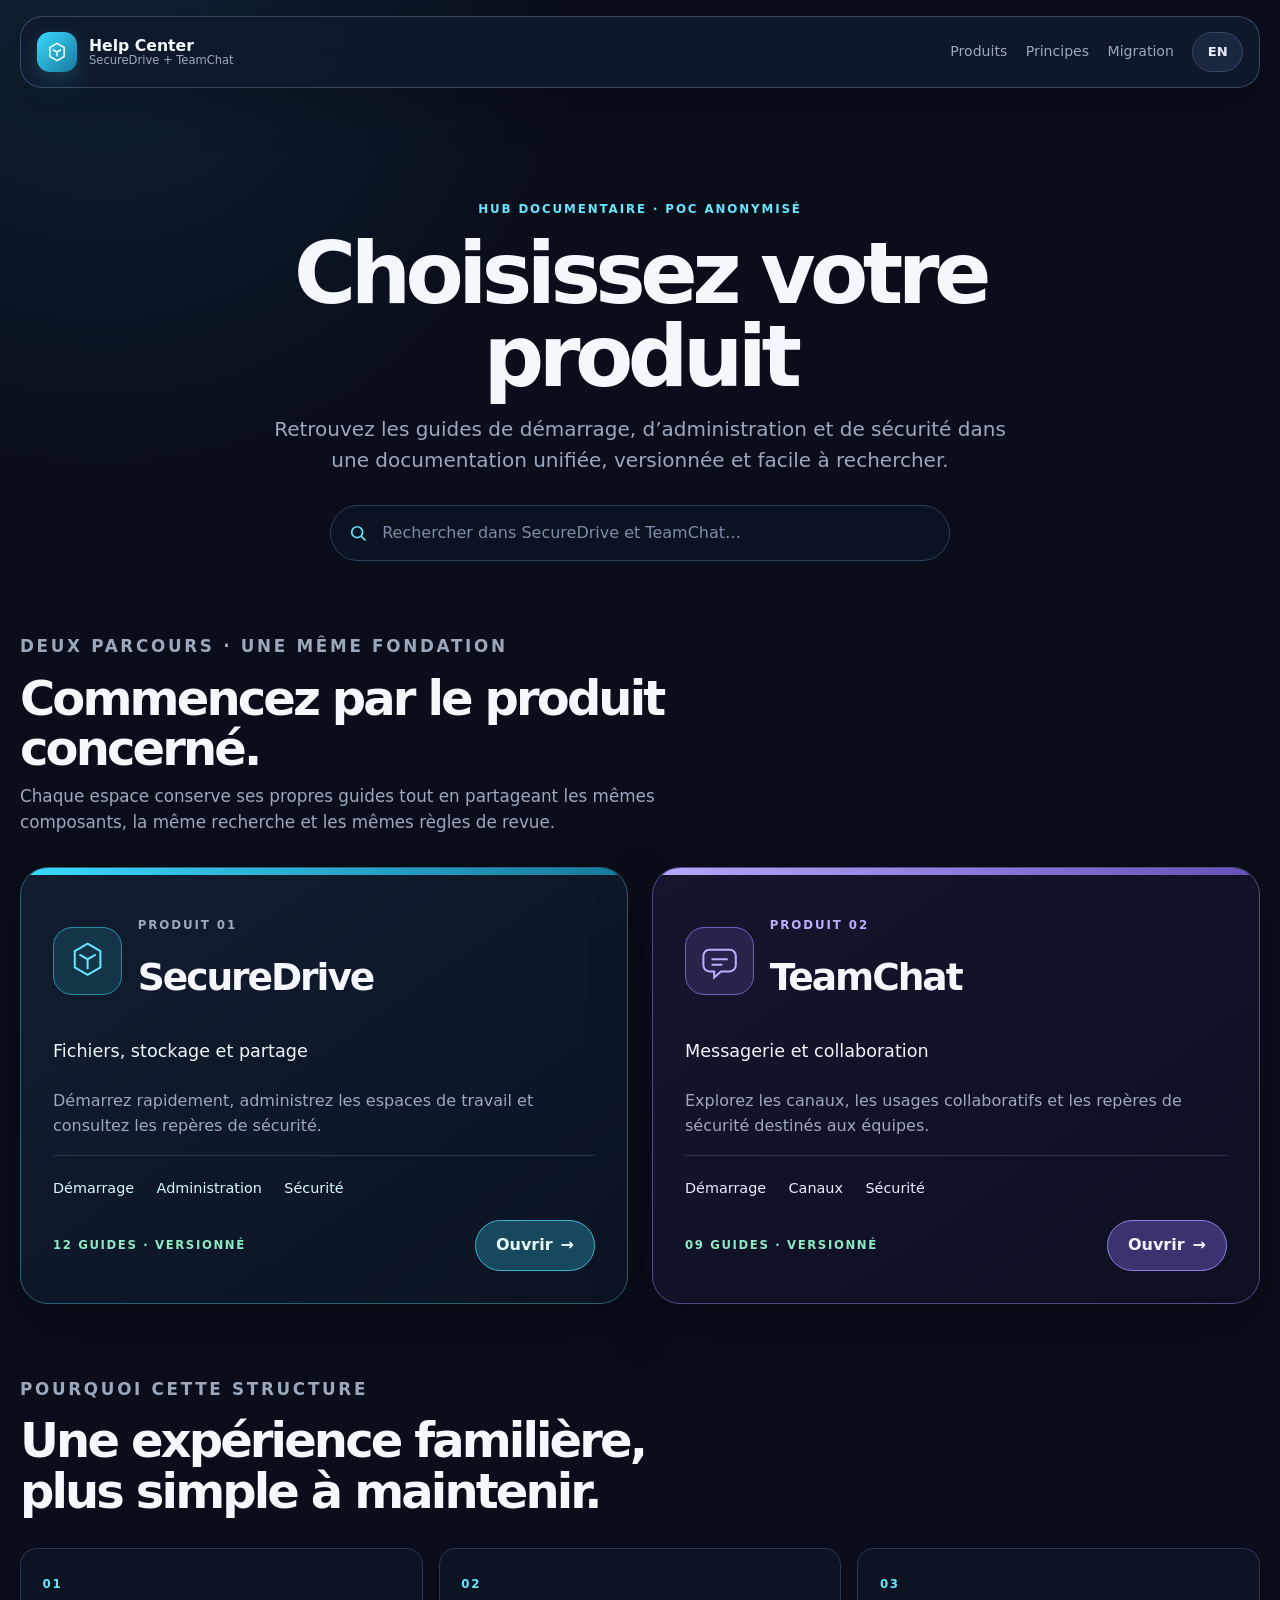
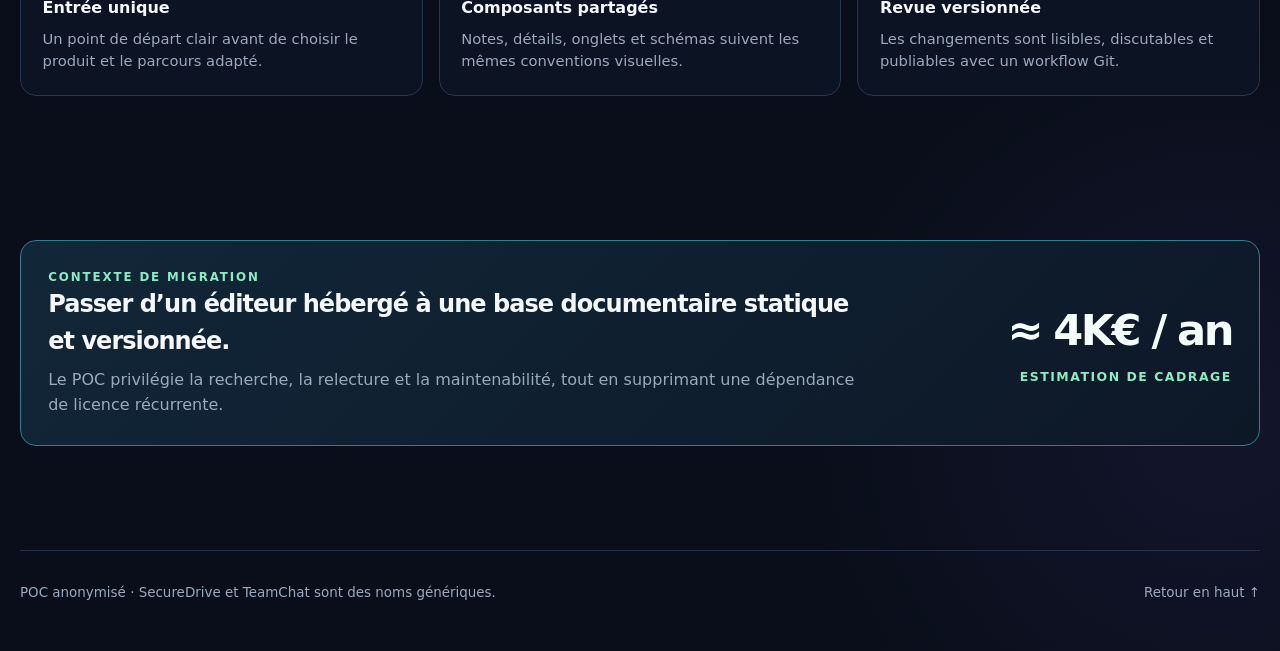
<file: apps/Help-Center-Migration/index.html>
<!doctype html>
<html lang="fr">
<head>
  <meta charset="utf-8">
  <meta name="viewport" content="width=device-width, initial-scale=1">
  <meta name="description" content="Help Center anonymisé pour SecureDrive et TeamChat — migration documentaire statique.">
  <title>Help Center · SecureDrive &amp; TeamChat</title>
  <link rel="stylesheet" href="styles.css">
  <script defer src="app.js"></script>
</head>
<body>
  <a class="skip-link" href="#main" data-fr="Aller au contenu" data-en="Skip to content">Aller au contenu</a>

  <header class="topbar shell">
    <a class="brand" href="index.html" data-lang-link="index.html" aria-label="Help Center">
      <span class="brand-mark" aria-hidden="true">
        <svg viewBox="0 0 32 32" fill="none" xmlns="http://www.w3.org/2000/svg">
          <path d="M16 4.5 25.5 10v12L16 27.5 6.5 22V10L16 4.5Z" stroke="currentColor" stroke-width="2"/>
          <path d="m10.5 13 5.5 3 5.5-3M16 16v6" stroke="currentColor" stroke-width="2"/>
        </svg>
      </span>
      <span class="brand-copy">
        <strong>Help Center</strong>
        <span>SecureDrive + TeamChat</span>
      </span>
    </a>

    <nav class="topnav" aria-label="Navigation principale">
      <a href="#products" data-fr="Produits" data-en="Products">Produits</a>
      <a href="#principles" data-fr="Principes" data-en="Principles">Principes</a>
      <a href="#migration" data-fr="Migration" data-en="Migration">Migration</a>
      <button class="language-toggle" type="button" data-language-toggle>EN</button>
    </nav>
  </header>

  <main id="main">
    <section class="hero shell" aria-labelledby="page-title">
      <p class="eyebrow" data-fr="Hub documentaire · POC anonymisé" data-en="Documentation hub · anonymized POC">Hub documentaire · POC anonymisé</p>
      <h1 id="page-title" data-fr="Choisissez votre produit" data-en="Choose your product">Choisissez votre produit</h1>
      <p class="hero-lead" data-fr="Retrouvez les guides de démarrage, d’administration et de sécurité dans une documentation unifiée, versionnée et facile à rechercher." data-en="Find setup, administration and security guides in one unified, versioned and searchable documentation space.">Retrouvez les guides de démarrage, d’administration et de sécurité dans une documentation unifiée, versionnée et facile à rechercher.</p>

      <div class="search-wrap">
        <svg viewBox="0 0 24 24" fill="none" aria-hidden="true"><circle cx="11" cy="11" r="6.5" stroke="currentColor" stroke-width="2"/><path d="m16 16 5 5" stroke="currentColor" stroke-width="2"/></svg>
        <label class="is-hidden" for="guide-search" data-fr="Rechercher dans les guides" data-en="Search the guides">Rechercher dans les guides</label>
        <input id="guide-search" class="search-input" type="search" data-guide-search data-fr-placeholder="Rechercher dans SecureDrive et TeamChat…" data-en-placeholder="Search across SecureDrive and TeamChat…" placeholder="Rechercher dans SecureDrive et TeamChat…">
      </div>
    </section>

    <section id="products" class="shell" aria-labelledby="products-title">
      <div class="section-heading">
        <p class="eyebrow" data-fr="Deux parcours · une même fondation" data-en="Two paths · one foundation">Deux parcours · une même fondation</p>
        <h2 id="products-title" data-fr="Commencez par le produit concerné." data-en="Start with the product you need.">Commencez par le produit concerné.</h2>
        <p data-fr="Chaque espace conserve ses propres guides tout en partageant les mêmes composants, la même recherche et les mêmes règles de revue." data-en="Each space keeps its own guides while sharing the same components, search and review rules.">Chaque espace conserve ses propres guides tout en partageant les mêmes composants, la même recherche et les mêmes règles de revue.</p>
      </div>

      <div class="product-grid">
        <article class="product-card" data-searchable="SecureDrive files storage sharing getting started administration security">
          <div class="product-card-head">
            <span class="product-icon" aria-hidden="true">
              <svg viewBox="0 0 64 64" fill="none" xmlns="http://www.w3.org/2000/svg">
                <path d="M32 7 51 18v24L32 53 13 42V18L32 7Z" stroke="currentColor" stroke-width="3"/>
                <path d="m20 23 12 7 12-7M32 30v15" stroke="currentColor" stroke-width="3"/>
              </svg>
            </span>
            <div>
              <p class="eyebrow" data-fr="Produit 01" data-en="Product 01">Produit 01</p>
              <h2>SecureDrive</h2>
            </div>
          </div>
          <p class="product-description" data-fr="Fichiers, stockage et partage" data-en="Files, storage and sharing">Fichiers, stockage et partage</p>
          <p data-fr="Démarrez rapidement, administrez les espaces de travail et consultez les repères de sécurité." data-en="Get started quickly, manage workspaces and consult security guidance.">Démarrez rapidement, administrez les espaces de travail et consultez les repères de sécurité.</p>
          <div class="mini-links" aria-label="Guides SecureDrive">
            <span data-fr="Démarrage" data-en="Getting started">Démarrage</span>
            <span data-fr="Administration" data-en="Administration">Administration</span>
            <span data-fr="Sécurité" data-en="Security">Sécurité</span>
          </div>
          <div class="card-footer">
            <span class="card-meta" data-fr="12 GUIDES · VERSIONNÉ" data-en="12 GUIDES · VERSIONED">12 GUIDES · VERSIONNÉ</span>
            <a class="primary-button" href="products/securedrive.html" data-lang-link="products/securedrive.html"><span data-fr="Ouvrir" data-en="Open">Ouvrir</span> <span aria-hidden="true">→</span></a>
          </div>
        </article>

        <article class="product-card teamchat" data-searchable="TeamChat messaging collaboration channels getting started security">
          <div class="product-card-head">
            <span class="product-icon" aria-hidden="true">
              <svg viewBox="0 0 64 64" fill="none" xmlns="http://www.w3.org/2000/svg">
                <path d="M17 16h30a9 9 0 0 1 9 9v14a9 9 0 0 1-9 9H34l-10 9v-9h-7a9 9 0 0 1-9-9V25a9 9 0 0 1 9-9Z" stroke="currentColor" stroke-width="3"/>
                <path d="M20 30h24M20 38h16" stroke="currentColor" stroke-width="3"/>
              </svg>
            </span>
            <div>
              <p class="eyebrow violet" data-fr="Produit 02" data-en="Product 02">Produit 02</p>
              <h2>TeamChat</h2>
            </div>
          </div>
          <p class="product-description" data-fr="Messagerie et collaboration" data-en="Messaging and collaboration">Messagerie et collaboration</p>
          <p data-fr="Explorez les canaux, les usages collaboratifs et les repères de sécurité destinés aux équipes." data-en="Explore channels, collaboration patterns and security guidance for teams.">Explorez les canaux, les usages collaboratifs et les repères de sécurité destinés aux équipes.</p>
          <div class="mini-links" aria-label="Guides TeamChat">
            <span data-fr="Démarrage" data-en="Getting started">Démarrage</span>
            <span data-fr="Canaux" data-en="Channels">Canaux</span>
            <span data-fr="Sécurité" data-en="Security">Sécurité</span>
          </div>
          <div class="card-footer">
            <span class="card-meta" data-fr="09 GUIDES · VERSIONNÉ" data-en="09 GUIDES · VERSIONED">09 GUIDES · VERSIONNÉ</span>
            <a class="primary-button" href="products/teamchat.html" data-lang-link="products/teamchat.html"><span data-fr="Ouvrir" data-en="Open">Ouvrir</span> <span aria-hidden="true">→</span></a>
          </div>
        </article>
      </div>
      <p class="no-results is-hidden" data-no-results data-fr="Aucun guide ne correspond à votre recherche." data-en="No guide matches your search.">Aucun guide ne correspond à votre recherche.</p>
    </section>

    <section id="principles" class="section shell" aria-labelledby="principles-title">
      <div class="section-heading">
        <p class="eyebrow" data-fr="Pourquoi cette structure" data-en="Why this structure">Pourquoi cette structure</p>
        <h2 id="principles-title" data-fr="Une expérience familière, plus simple à maintenir." data-en="A familiar experience, easier to maintain.">Une expérience familière, plus simple à maintenir.</h2>
      </div>
      <div class="benefit-grid">
        <article class="info-card">
          <span class="number">01</span>
          <strong data-fr="Entrée unique" data-en="Single entry point">Entrée unique</strong>
          <p data-fr="Un point de départ clair avant de choisir le produit et le parcours adapté." data-en="A clear starting point before choosing the right product and path.">Un point de départ clair avant de choisir le produit et le parcours adapté.</p>
        </article>
        <article class="info-card">
          <span class="number">02</span>
          <strong data-fr="Composants partagés" data-en="Shared components">Composants partagés</strong>
          <p data-fr="Notes, détails, onglets et schémas suivent les mêmes conventions visuelles." data-en="Notes, details, tabs and diagrams follow the same visual conventions.">Notes, détails, onglets et schémas suivent les mêmes conventions visuelles.</p>
        </article>
        <article class="info-card">
          <span class="number">03</span>
          <strong data-fr="Revue versionnée" data-en="Versioned review">Revue versionnée</strong>
          <p data-fr="Les changements sont lisibles, discutables et publiables avec un workflow Git." data-en="Changes are readable, reviewable and publishable through a Git workflow.">Les changements sont lisibles, discutables et publiables avec un workflow Git.</p>
        </article>
      </div>
    </section>

    <section id="migration" class="section shell" aria-labelledby="migration-title">
      <div class="callout">
        <div>
          <p class="eyebrow green" data-fr="Contexte de migration" data-en="Migration context">Contexte de migration</p>
          <h2 id="migration-title" data-fr="Passer d’un éditeur hébergé à une base documentaire statique et versionnée." data-en="Move from a hosted editor to a static, versioned documentation foundation.">Passer d’un éditeur hébergé à une base documentaire statique et versionnée.</h2>
          <p data-fr="Le POC privilégie la recherche, la relecture et la maintenabilité, tout en supprimant une dépendance de licence récurrente." data-en="The POC prioritizes search, review and maintainability while removing a recurring licence dependency.">Le POC privilégie la recherche, la relecture et la maintenabilité, tout en supprimant une dépendance de licence récurrente.</p>
        </div>
        <div class="callout-value">
          <strong>≈ 4K€ / an</strong>
          <span data-fr="estimation de cadrage" data-en="scoping estimate">estimation de cadrage</span>
        </div>
      </div>
    </section>
  </main>

  <footer class="footer shell">
    <div class="footer-inner">
      <span data-fr="POC anonymisé · SecureDrive et TeamChat sont des noms génériques." data-en="Anonymized POC · SecureDrive and TeamChat are generic names.">POC anonymisé · SecureDrive et TeamChat sont des noms génériques.</span>
      <a href="#main" data-fr="Retour en haut ↑" data-en="Back to top ↑">Retour en haut ↑</a>
    </div>
  </footer>
</body>
</html>
</file>
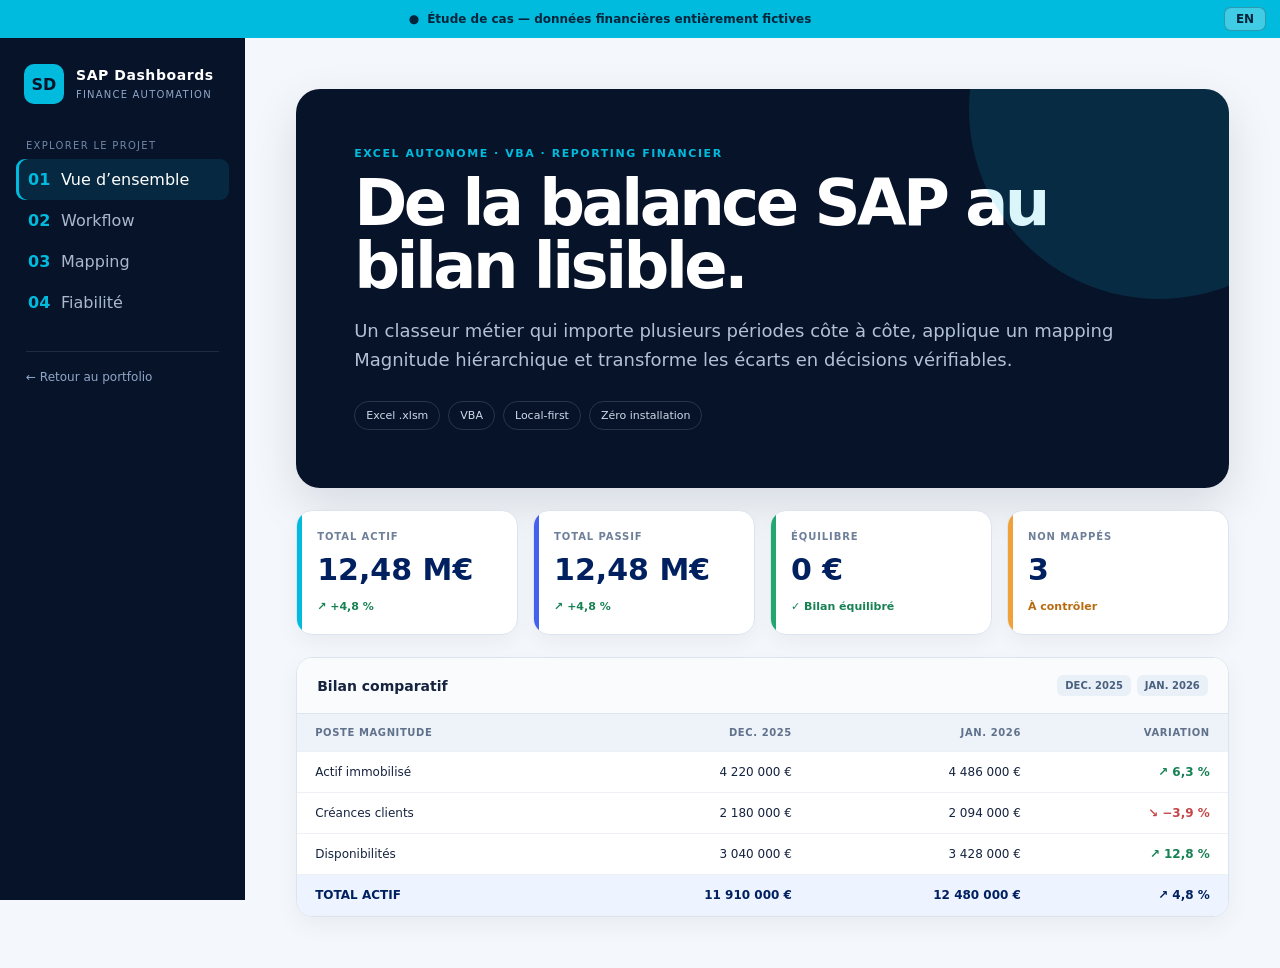
<file: apps/SAP-Dashboards/index.html>
<!doctype html>
<html lang="fr">
<head>
  <meta charset="utf-8">
  <meta name="viewport" content="width=device-width, initial-scale=1">
  <meta name="theme-color" content="#071329">
  <meta name="description" content="Étude de cas interactive SAP Dashboards — automatisation Excel et VBA du reporting financier.">
  <title>SAP Dashboards — Étude de cas interactive</title>
  <style>
    :root {
      --navy: #071329; --blue: #242a75; --cyan: #00bbdd; --paper: #f4f7fb;
      --card: #fff; --ink: #16233f; --muted: #6e7f99; --line: #dce4ef;
      --green: #168153; --red: #c44747; --amber: #b66b0e; --radius: 16px;
      --shadow: 0 18px 48px rgba(5,21,48,.12); --font: "Segoe UI", Inter, system-ui, sans-serif;
    }
    * { box-sizing: border-box; }
    html { scroll-behavior: smooth; }
    body { margin: 0; overflow-x: hidden; background: var(--paper); color: var(--ink); font-family: var(--font); }
    button, a { font: inherit; }
    button { cursor: pointer; }
    .demo-strip {
      position: sticky; top: 0; z-index: 20; min-height: 38px; display: flex; align-items: center;
      justify-content: center; gap: 8px; padding: 8px 76px 8px 16px; background: var(--cyan);
      color: #03253b; font-size: 12px; font-weight: 700; text-align: center;
    }
    .language-toggle {
      position: absolute; right: 14px; top: 50%; transform: translateY(-50%);
      min-width: 42px; border: 1px solid rgba(3,37,59,.3); border-radius: 7px;
      background: rgba(255,255,255,.25); color: #03253b; padding: 4px 9px; font-weight: 800;
    }
    .language-toggle:hover, .language-toggle:focus-visible { background: var(--navy); color: #fff; }
    .app { min-height: calc(100vh - 38px); display: grid; grid-template-columns: 245px minmax(0,1fr); }
    .sidebar {
      position: sticky; top: 38px; height: calc(100vh - 38px); padding: 26px 16px;
      background: var(--navy); color: #fff; overflow: auto;
    }
    .brand { display: flex; align-items: center; gap: 12px; padding: 0 8px 26px; }
    .brand-mark {
      width: 40px; height: 40px; display: grid; place-items: center; border-radius: 10px;
      background: var(--cyan); color: var(--navy); font-weight: 900;
    }
    .brand strong { display: block; font-size: 14px; letter-spacing: .04em; }
    .brand small { color: #91a6c7; font-size: 10px; text-transform: uppercase; letter-spacing: .12em; }
    .nav-label { margin: 10px 10px 8px; color: #7286a6; font-size: 10px; text-transform: uppercase; letter-spacing: .13em; }
    .nav-button {
      width: 100%; display: flex; align-items: center; gap: 11px; border: 0; border-radius: 9px;
      padding: 11px 12px; background: transparent; color: #aab8ce; text-align: left; transition: .16s ease;
    }
    .nav-button:hover { background: rgba(255,255,255,.06); color: #fff; }
    .nav-button.active { background: rgba(0,187,221,.13); color: #fff; box-shadow: inset 3px 0 var(--cyan); }
    .nav-icon { width: 22px; color: var(--cyan); font-weight: 800; }
    .back-link {
      display: block; margin: 28px 10px 0; padding-top: 18px; border-top: 1px solid rgba(255,255,255,.1);
      color: #91a6c7; font-size: 12px; text-decoration: none;
    }
    .back-link:hover { color: var(--cyan); }
    main { min-width: 0; padding: clamp(24px,4vw,52px); }
    .view { display: none; animation: reveal .3s ease both; }
    .view.active { display: block; }
    @keyframes reveal { from { opacity: 0; transform: translateY(8px); } }
    .eyebrow { margin: 0 0 12px; color: var(--blue); font-size: 11px; font-weight: 800; text-transform: uppercase; letter-spacing: .14em; }
    h1, h2, h3, p { margin-top: 0; }
    h1 { max-width: 830px; margin-bottom: 18px; font-size: clamp(2.2rem,5vw,4.8rem); line-height: .98; letter-spacing: -.055em; }
    h2 { font-size: clamp(1.8rem,3.5vw,3rem); letter-spacing: -.035em; }
    .lead { max-width: 760px; color: var(--muted); font-size: clamp(15px,2vw,18px); line-height: 1.65; }
    .hero {
      position: relative; overflow: hidden; min-height: 310px; padding: clamp(28px,5vw,58px);
      border-radius: 24px; background: var(--navy); color: #fff; box-shadow: var(--shadow);
    }
    .hero::after {
      content: ""; position: absolute; width: 380px; height: 380px; right: -120px; top: -170px;
      border-radius: 50%; background: rgba(0,187,221,.14); pointer-events: none;
    }
    .hero .eyebrow { color: var(--cyan); }
    .hero .lead { color: #b3c1d7; }
    .tags { display: flex; flex-wrap: wrap; gap: 8px; margin-top: 26px; }
    .tag { padding: 7px 11px; border: 1px solid rgba(255,255,255,.14); border-radius: 999px; color: #ced9e9; font-size: 11px; }
    .metric-grid, .bento, .steps { display: grid; gap: 15px; }
    .metric-grid { grid-template-columns: repeat(4,minmax(0,1fr)); margin: 22px 0; }
    .metric, .panel, .step, .mapping-card {
      border: 1px solid var(--line); border-radius: var(--radius); background: var(--card); box-shadow: 0 8px 25px rgba(5,21,48,.05);
    }
    .metric { position: relative; overflow: hidden; padding: 20px; }
    .metric::before { content: ""; position: absolute; inset: 0 auto 0 0; width: 5px; background: var(--cyan); }
    .metric:nth-child(2)::before { background: #4361ee; }
    .metric:nth-child(3)::before { background: #22a76f; }
    .metric:nth-child(4)::before { background: #f0a13a; }
    .metric small { display: block; color: var(--muted); font-size: 10px; font-weight: 800; text-transform: uppercase; letter-spacing: .09em; }
    .metric strong { display: block; margin: 10px 0 8px; color: #002060; font-size: clamp(20px,3vw,30px); }
    .trend { color: var(--green); font-size: 11px; font-weight: 700; }
    .trend.warn { color: var(--amber); }
    .panel { overflow: hidden; }
    .panel-head {
      display: flex; align-items: center; justify-content: space-between; gap: 16px;
      padding: 17px 20px; border-bottom: 1px solid var(--line); background: #f9fbfd;
    }
    .panel-head h3 { margin: 0; font-size: 14px; }
    .periods { display: flex; gap: 6px; }
    .period { padding: 5px 8px; border-radius: 6px; background: #eaf0f8; color: #49617f; font-size: 10px; font-weight: 700; }
    .table-wrap { overflow-x: auto; }
    table { width: 100%; min-width: 680px; border-collapse: collapse; font-size: 12px; }
    th, td { padding: 13px 18px; border-bottom: 1px solid #edf1f6; text-align: right; }
    th:first-child, td:first-child { text-align: left; }
    th { background: #eef3f9; color: #60718b; font-size: 10px; text-transform: uppercase; letter-spacing: .06em; }
    tr.total td { background: #edf4ff; color: #002060; font-weight: 800; }
    .positive { color: var(--green); font-weight: 700; }
    .negative { color: var(--red); font-weight: 700; }
    .section-head { max-width: 760px; margin-bottom: 28px; }
    .bento { grid-template-columns: repeat(2,minmax(0,1fr)); }
    .feature { min-height: 180px; padding: 24px; border: 1px solid var(--line); border-radius: var(--radius); background: #fff; }
    .feature-index { color: var(--cyan); font-size: 11px; font-weight: 900; letter-spacing: .1em; }
    .feature h3 { margin: 22px 0 8px; font-size: 18px; }
    .feature p { color: var(--muted); font-size: 13px; line-height: 1.6; }
    .steps { grid-template-columns: repeat(4,minmax(0,1fr)); counter-reset: steps; }
    .step { padding: 22px; }
    .step::before { counter-increment: steps; content: "0" counter(steps); display: block; margin-bottom: 36px; color: var(--cyan); font-size: 12px; font-weight: 900; }
    .step h3 { font-size: 15px; }
    .step p { color: var(--muted); font-size: 12px; line-height: 1.55; }
    .mapping-layout { display: grid; grid-template-columns: .85fr 1.15fr; gap: 18px; }
    .mapping-card { padding: 22px; }
    .account-list { display: grid; gap: 8px; margin-top: 18px; }
    .account { display: flex; justify-content: space-between; gap: 12px; padding: 11px 12px; border: 1px solid var(--line); border-radius: 8px; color: #40516d; font-size: 12px; }
    .account.selected { border-color: var(--cyan); background: #eefcff; color: #053a54; }
    .tree { margin: 18px 0 0; padding: 0; list-style: none; font-size: 12px; }
    .tree li { padding: 9px 12px; border-left: 1px solid #b9c8dc; }
    .tree li:nth-child(n+2) { margin-left: 22px; }
    .tree .target { border: 1px solid var(--cyan); border-radius: 8px; background: #eefcff; color: #06435d; font-weight: 700; }
    .quality-grid { display: grid; grid-template-columns: 1.1fr .9fr; gap: 18px; }
    .check-list { display: grid; gap: 11px; padding: 0; list-style: none; }
    .check-list li { display: flex; gap: 11px; align-items: flex-start; padding: 14px; border: 1px solid var(--line); border-radius: 10px; background: #fff; }
    .check { color: var(--green); font-weight: 900; }
    .privacy { padding: 28px; border-radius: var(--radius); background: var(--navy); color: #fff; }
    .privacy p { color: #b3c1d7; font-size: 13px; line-height: 1.65; }
    .privacy strong { color: var(--cyan); }
    @media (max-width: 980px) {
      .metric-grid, .steps { grid-template-columns: repeat(2,minmax(0,1fr)); }
      .mapping-layout, .quality-grid { grid-template-columns: 1fr; }
    }
    @media (max-width: 720px) {
      .app { display: block; }
      .sidebar { position: static; width: 100%; max-width: 100vw; height: auto; overflow: hidden; padding: 14px; }
      .brand { padding-bottom: 12px; }
      .nav-label, .back-link { display: none; }
      .sidebar nav { display: flex; width: 100%; max-width: 100%; gap: 6px; overflow-x: auto; }
      .nav-button { width: auto; min-width: max-content; padding: 9px 11px; }
      .nav-button.active { box-shadow: inset 0 -3px var(--cyan); }
      main { width: 100%; max-width: 100vw; overflow: hidden; padding: 20px 14px 40px; }
      .bento, .metric-grid, .steps { grid-template-columns: 1fr; }
      .hero { border-radius: 16px; }
    }
    @media (prefers-reduced-motion: reduce) { html { scroll-behavior: auto; } .view { animation: none; } }
  </style>
</head>
<body>
  <header class="demo-strip">
    <span aria-hidden="true">●</span>
    <span data-fr="Étude de cas — données financières entièrement fictives" data-en="Case study — all financial figures are fictional">Étude de cas — données financières entièrement fictives</span>
    <button class="language-toggle" id="language-toggle" type="button" aria-label="Afficher en anglais">EN</button>
  </header>

  <div class="app">
    <aside class="sidebar">
      <div class="brand"><span class="brand-mark" aria-hidden="true">SD</span><span><strong>SAP Dashboards</strong><small>Finance automation</small></span></div>
      <p class="nav-label" data-fr="Explorer le projet" data-en="Explore the project">Explorer le projet</p>
      <nav aria-label="Sections">
        <button class="nav-button active" type="button" data-view="overview"><span class="nav-icon">01</span><span data-fr="Vue d’ensemble" data-en="Overview">Vue d’ensemble</span></button>
        <button class="nav-button" type="button" data-view="workflow"><span class="nav-icon">02</span><span data-fr="Workflow" data-en="Workflow">Workflow</span></button>
        <button class="nav-button" type="button" data-view="mapping"><span class="nav-icon">03</span><span data-fr="Mapping" data-en="Mapping">Mapping</span></button>
        <button class="nav-button" type="button" data-view="quality"><span class="nav-icon">04</span><span data-fr="Fiabilité" data-en="Reliability">Fiabilité</span></button>
      </nav>
      <a class="back-link" href="../../index.html" data-fr="← Retour au portfolio" data-en="← Back to portfolio">← Retour au portfolio</a>
    </aside>

    <main>
      <section class="view active" id="view-overview">
        <div class="hero">
          <p class="eyebrow" data-fr="Excel autonome · VBA · Reporting financier" data-en="Standalone Excel · VBA · Financial reporting">Excel autonome · VBA · Reporting financier</p>
          <h1 data-fr="De la balance SAP au bilan lisible." data-en="From SAP trial balance to a readable financial statement.">De la balance SAP au bilan lisible.</h1>
          <p class="lead" data-fr="Un classeur métier qui importe plusieurs périodes côte à côte, applique un mapping Magnitude hiérarchique et transforme les écarts en décisions vérifiables." data-en="A business workbook that imports several periods side by side, applies hierarchical Magnitude mapping, and turns variances into auditable decisions.">Un classeur métier qui importe plusieurs périodes côte à côte, applique un mapping Magnitude hiérarchique et transforme les écarts en décisions vérifiables.</p>
          <div class="tags"><span class="tag">Excel .xlsm</span><span class="tag">VBA</span><span class="tag">Local-first</span><span class="tag" data-fr="Zéro installation" data-en="Zero installation">Zéro installation</span></div>
        </div>
        <div class="metric-grid" aria-label="Indicateurs fictifs">
          <article class="metric"><small data-fr="Total actif" data-en="Total assets">Total actif</small><strong>12,48 M€</strong><span class="trend">↗ +4,8 %</span></article>
          <article class="metric"><small data-fr="Total passif" data-en="Total liabilities">Total passif</small><strong>12,48 M€</strong><span class="trend">↗ +4,8 %</span></article>
          <article class="metric"><small data-fr="Équilibre" data-en="Balance control">Équilibre</small><strong>0 €</strong><span class="trend" data-fr="✓ Bilan équilibré" data-en="✓ Balanced statement">✓ Bilan équilibré</span></article>
          <article class="metric"><small data-fr="Non mappés" data-en="Unmapped accounts">Non mappés</small><strong>3</strong><span class="trend warn" data-fr="À contrôler" data-en="Needs review">À contrôler</span></article>
        </div>
        <article class="panel">
          <header class="panel-head"><h3 data-fr="Bilan comparatif" data-en="Comparative balance sheet">Bilan comparatif</h3><div class="periods"><span class="period">DEC. 2025</span><span class="period">JAN. 2026</span></div></header>
          <div class="table-wrap"><table>
            <thead><tr><th data-fr="Poste Magnitude" data-en="Magnitude line item">Poste Magnitude</th><th>DEC. 2025</th><th>JAN. 2026</th><th data-fr="Variation" data-en="Variance">Variation</th></tr></thead>
            <tbody>
              <tr><td data-fr="Actif immobilisé" data-en="Non-current assets">Actif immobilisé</td><td>4 220 000 €</td><td>4 486 000 €</td><td class="positive">↗ 6,3 %</td></tr>
              <tr><td data-fr="Créances clients" data-en="Trade receivables">Créances clients</td><td>2 180 000 €</td><td>2 094 000 €</td><td class="negative">↘ −3,9 %</td></tr>
              <tr><td data-fr="Disponibilités" data-en="Cash and equivalents">Disponibilités</td><td>3 040 000 €</td><td>3 428 000 €</td><td class="positive">↗ 12,8 %</td></tr>
              <tr class="total"><td data-fr="TOTAL ACTIF" data-en="TOTAL ASSETS">TOTAL ACTIF</td><td>11 910 000 €</td><td>12 480 000 €</td><td class="positive">↗ 4,8 %</td></tr>
            </tbody>
          </table></div>
        </article>
      </section>

      <section class="view" id="view-workflow">
        <header class="section-head"><p class="eyebrow">Workflow</p><h2 data-fr="Un chemin court, contrôlé et reproductible." data-en="A short, controlled, repeatable path.">Un chemin court, contrôlé et reproductible.</h2><p class="lead" data-fr="L’utilisateur reste dans Excel. Chaque étape rend son état visible et conserve les périodes déjà importées." data-en="The user stays in Excel. Every step exposes its status and preserves previously imported periods.">L’utilisateur reste dans Excel. Chaque étape rend son état visible et conserve les périodes déjà importées.</p></header>
        <div class="steps">
          <article class="step"><h3 data-fr="Importer" data-en="Import">Importer</h3><p data-fr="Charger une nouvelle balance SAP et détecter sa période." data-en="Load a new SAP trial balance and detect its period.">Charger une nouvelle balance SAP et détecter sa période.</p></article>
          <article class="step"><h3 data-fr="Mapper" data-en="Map">Mapper</h3><p data-fr="Associer les comptes aux postes Magnitude via une arborescence native." data-en="Link accounts to Magnitude line items through a native hierarchy.">Associer les comptes aux postes Magnitude via une arborescence native.</p></article>
          <article class="step"><h3 data-fr="Comparer" data-en="Compare">Comparer</h3><p data-fr="Calculer automatiquement montants, écarts absolus et variations." data-en="Automatically calculate balances, absolute differences, and variances.">Calculer automatiquement montants, écarts absolus et variations.</p></article>
          <article class="step"><h3 data-fr="Diffuser" data-en="Deliver">Diffuser</h3><p data-fr="Contrôler l’équilibre puis produire un PDF prêt à partager." data-en="Check that the statement balances, then generate a share-ready PDF.">Contrôler l’équilibre puis produire un PDF prêt à partager.</p></article>
        </div>
        <div class="bento" style="margin-top:18px">
          <article class="feature"><span class="feature-index">01 / PERIODS</span><h3 data-fr="Les périodes s’ajoutent côte à côte" data-en="Periods are added side by side">Les périodes s’ajoutent côte à côte</h3><p data-fr="L’historique reste lisible horizontalement au lieu d’allonger indéfiniment la feuille." data-en="History remains readable horizontally instead of endlessly extending the worksheet.">L’historique reste lisible horizontalement au lieu d’allonger indéfiniment la feuille.</p></article>
          <article class="feature"><span class="feature-index">02 / CONTROL</span><h3 data-fr="Les actions restent au-dessus des données" data-en="Actions stay above the data">Les actions restent au-dessus des données</h3><p data-fr="Import, gestion des périodes, recalcul, remise à zéro et export sont regroupés sans chevauchement." data-en="Import, period management, recalculation, reset, and export are grouped without overlap.">Import, gestion des périodes, recalcul, remise à zéro et export sont regroupés sans chevauchement.</p></article>
        </div>
      </section>

      <section class="view" id="view-mapping">
        <header class="section-head"><p class="eyebrow">Mapping</p><h2 data-fr="Une nomenclature financière rendue navigable." data-en="A financial taxonomy made navigable.">Une nomenclature financière rendue navigable.</h2><p class="lead" data-fr="Le TreeView 100 % VBA évite tout composant OCX ou add-in externe : le classeur reste portable." data-en="The 100% VBA TreeView avoids external OCX components and add-ins, keeping the workbook portable.">Le TreeView 100 % VBA évite tout composant OCX ou add-in externe : le classeur reste portable.</p></header>
        <div class="mapping-layout">
          <article class="mapping-card"><h3 data-fr="Comptes SAP à traiter" data-en="SAP accounts to process">Comptes SAP à traiter</h3><div class="account-list"><div class="account"><span>205100</span><strong>182 400 €</strong></div><div class="account selected"><span>218300</span><strong>96 250 €</strong></div><div class="account"><span>411100</span><strong>1 248 000 €</strong></div><div class="account"><span>512000</span><strong>3 428 000 €</strong></div></div></article>
          <article class="mapping-card"><h3 data-fr="Arborescence Magnitude" data-en="Magnitude hierarchy">Arborescence Magnitude</h3><ul class="tree"><li data-fr="▾ ACTIF" data-en="▾ ASSETS">▾ ACTIF</li><li data-fr="▾ Actif immobilisé" data-en="▾ Non-current assets">▾ Actif immobilisé</li><li class="target" data-fr="Immobilisations corporelles → sélectionner" data-en="Property, plant and equipment → select">Immobilisations corporelles → sélectionner</li><li data-fr="Actif circulant" data-en="Current assets">Actif circulant</li></ul></article>
        </div>
      </section>

      <section class="view" id="view-quality">
        <header class="section-head"><p class="eyebrow" data-fr="Fiabilité & confidentialité" data-en="Reliability & privacy">Fiabilité & confidentialité</p><h2 data-fr="Un outil financier doit expliquer ce qu’il contrôle." data-en="A financial tool must explain what it controls.">Un outil financier doit expliquer ce qu’il contrôle.</h2></header>
        <div class="quality-grid">
          <ul class="check-list">
            <li><span class="check">✓</span><span data-fr="Compilation VBA et validations automatisées du classeur." data-en="VBA compilation and automated workbook validation.">Compilation VBA et validations automatisées du classeur.</span></li>
            <li><span class="check">✓</span><span data-fr="Contrôle visible de l’équilibre actif / passif." data-en="Visible assets / liabilities balance control.">Contrôle visible de l’équilibre actif / passif.</span></li>
            <li><span class="check">✓</span><span data-fr="Liste explicite des comptes encore non mappés." data-en="Explicit list of accounts that remain unmapped.">Liste explicite des comptes encore non mappés.</span></li>
            <li><span class="check">✓</span><span data-fr="Gestion des périodes : renommage, suppression et date d’import." data-en="Period management: rename, delete, and import date.">Gestion des périodes : renommage, suppression et date d’import.</span></li>
          </ul>
          <aside class="privacy"><h3 data-fr="Données locales par conception" data-en="Local data by design">Données locales par conception</h3><p data-fr="Aucune API SAP, aucun serveur et aucune dépendance Python ne sont nécessaires côté utilisateur. Le fichier .xlsm embarque ses modules VBA." data-en="No SAP API, server, or Python dependency is required for the end user. The .xlsm file embeds its VBA modules.">Aucune API SAP, aucun serveur et aucune dépendance Python ne sont nécessaires côté utilisateur. Le fichier .xlsm embarque ses modules VBA.</p><p><strong data-fr="Portfolio public :" data-en="Public portfolio:">Portfolio public :</strong> <span data-fr="cette démonstration n’utilise que des chiffres fictifs et ne distribue pas le classeur opérationnel." data-en="this demo uses fictional figures only and does not distribute the operational workbook.">cette démonstration n’utilise que des chiffres fictifs et ne distribue pas le classeur opérationnel.</span></p></aside>
        </div>
      </section>
    </main>
  </div>

  <script>
    const languageButton = document.getElementById("language-toggle");
    const views = document.querySelectorAll(".view");
    const navButtons = document.querySelectorAll("[data-view]");
    let currentLanguage = getInitialLanguage();

    function getInitialLanguage() {
      const query = new URLSearchParams(location.search).get("lang");
      if (query === "fr" || query === "en") return query;
      try { return localStorage.getItem("portfolioLanguage") === "en" ? "en" : "fr"; }
      catch { return "fr"; }
    }
    function setLanguage(language, notifyParent = false) {
      currentLanguage = language === "en" ? "en" : "fr";
      document.documentElement.lang = currentLanguage;
      document.title = currentLanguage === "fr" ? "SAP Dashboards — Étude de cas interactive" : "SAP Dashboards — Interactive case study";
      document.querySelectorAll("[data-fr][data-en]").forEach(element => { element.textContent = element.dataset[currentLanguage]; });
      languageButton.textContent = currentLanguage === "fr" ? "EN" : "FR";
      languageButton.setAttribute("aria-label", currentLanguage === "fr" ? "Afficher en anglais" : "Show in French");
      try { localStorage.setItem("portfolioLanguage", currentLanguage); } catch {}
      if (notifyParent && window.parent !== window) window.parent.postMessage({ type: "portfolio-language", language: currentLanguage }, "*");
    }
    function showView(viewName) {
      views.forEach(view => view.classList.toggle("active", view.id === `view-${viewName}`));
      navButtons.forEach(button => button.classList.toggle("active", button.dataset.view === viewName));
      document.querySelector("main").scrollIntoView({ behavior: "smooth", block: "start" });
    }
    languageButton.addEventListener("click", () => setLanguage(currentLanguage === "fr" ? "en" : "fr", true));
    navButtons.forEach(button => button.addEventListener("click", () => showView(button.dataset.view)));
    window.addEventListener("message", event => {
      if (event.data?.type === "portfolio-language" && ["fr","en"].includes(event.data.language)) setLanguage(event.data.language);
    });
    window.addEventListener("storage", event => {
      if (event.key === "portfolioLanguage" && ["fr","en"].includes(event.newValue)) setLanguage(event.newValue);
    });
    setLanguage(currentLanguage);
  </script>
</body>
</html>
</file>
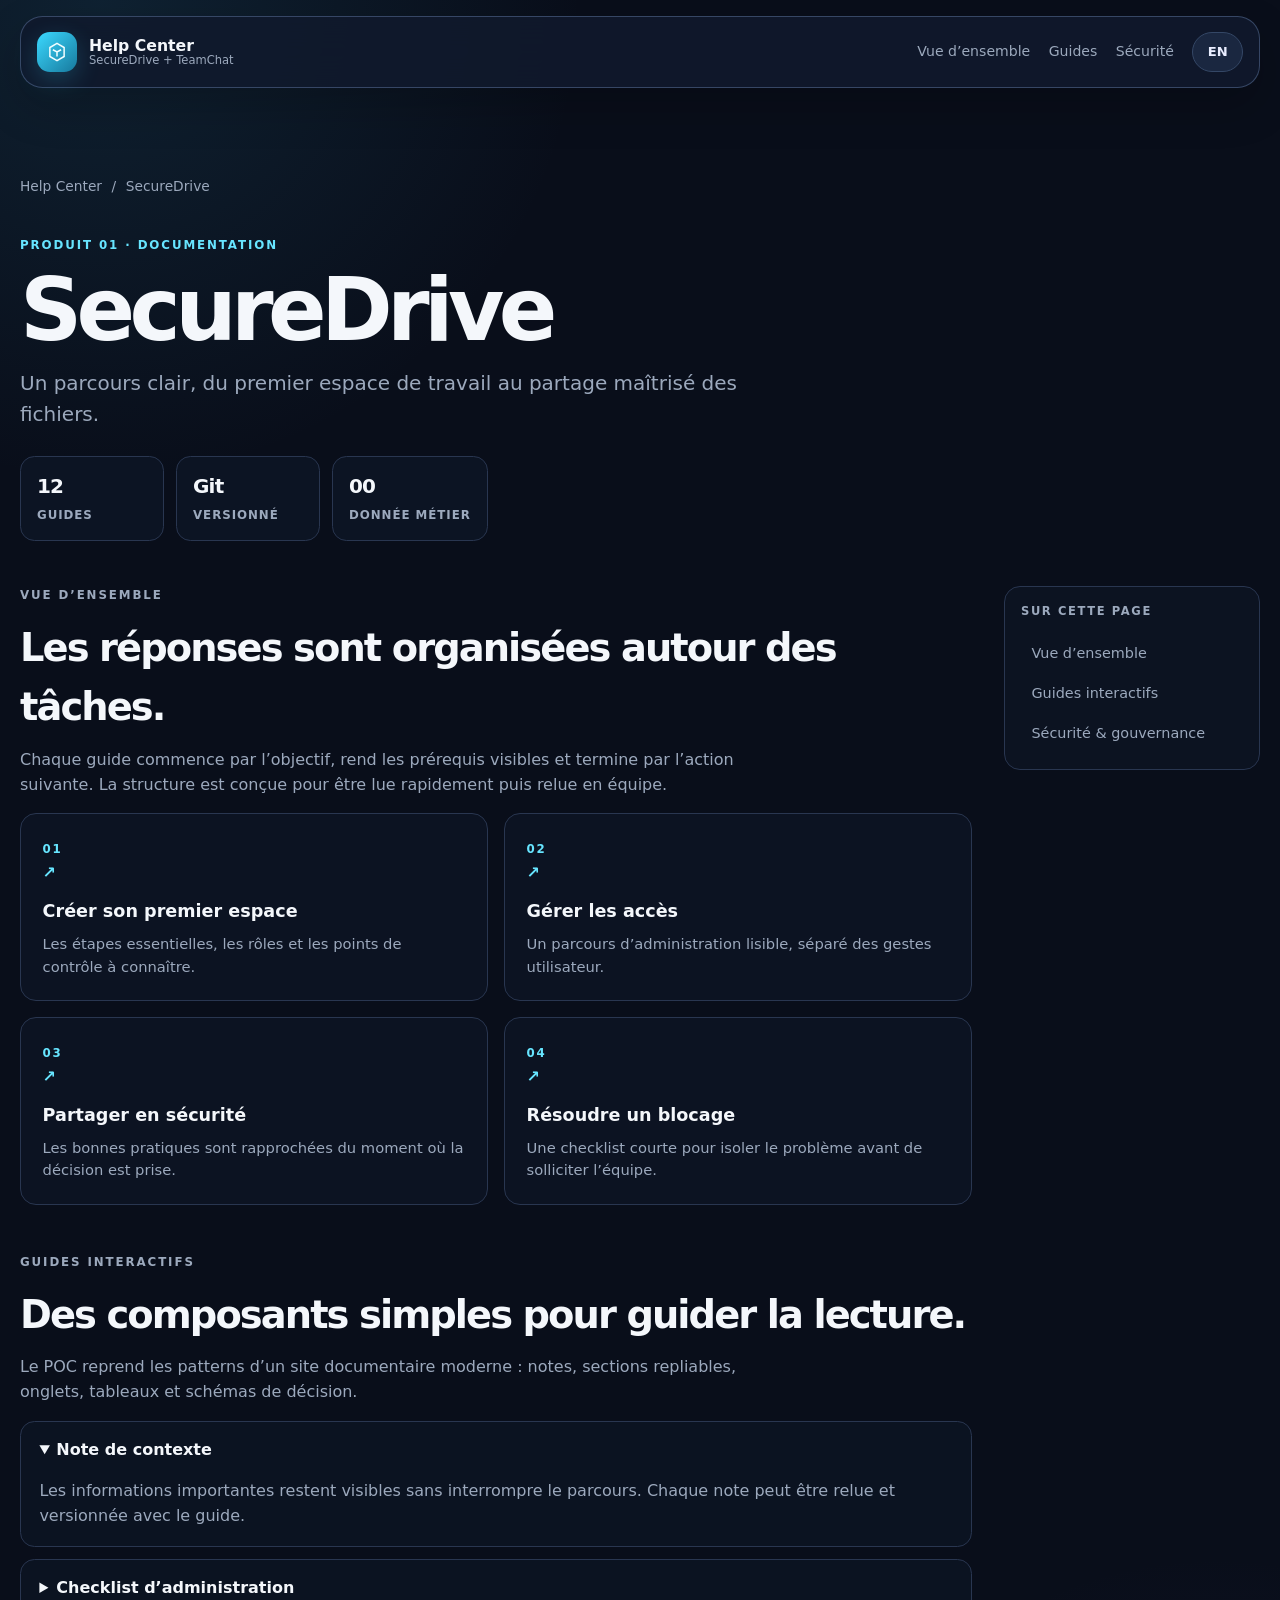
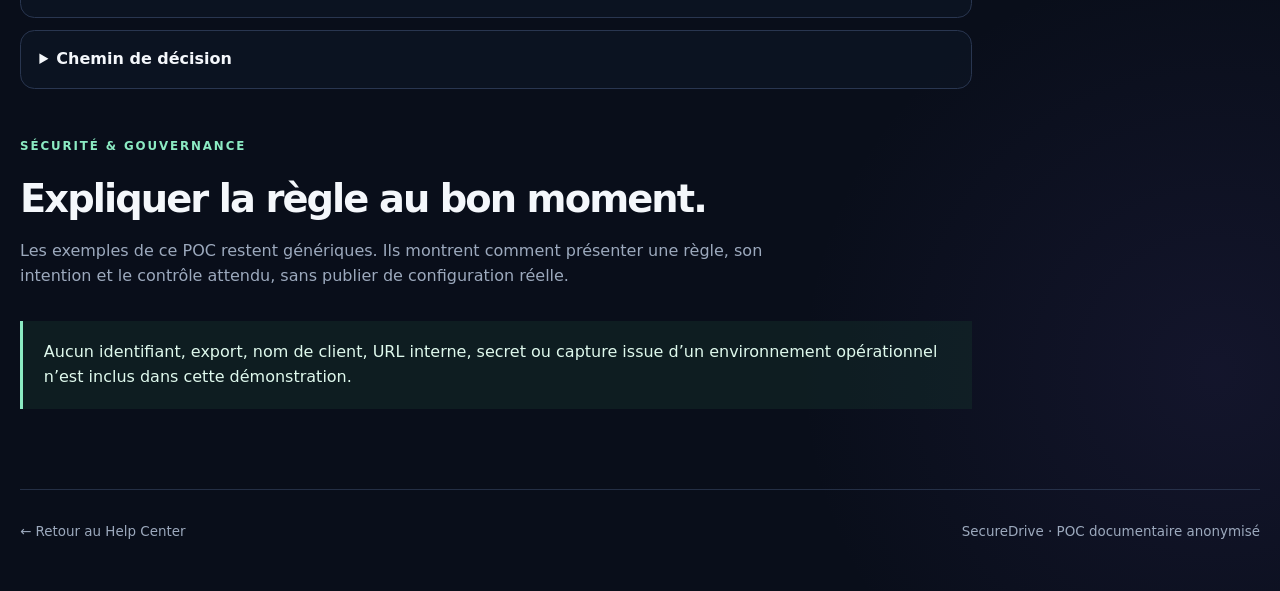
<file: apps/Help-Center-Migration/products/securedrive.html>
<!doctype html>
<html lang="fr">
<head>
  <meta charset="utf-8">
  <meta name="viewport" content="width=device-width, initial-scale=1">
  <meta name="description" content="Documentation anonymisée SecureDrive — démarrage, administration et sécurité.">
  <title>SecureDrive · Help Center</title>
  <link rel="stylesheet" href="../styles.css">
  <script defer src="../app.js"></script>
</head>
<body class="product-page securedrive-page">
  <a class="skip-link" href="#main" data-fr="Aller au contenu" data-en="Skip to content">Aller au contenu</a>

  <header class="topbar shell">
    <a class="brand" href="../index.html" data-lang-link="../index.html" aria-label="Retour au Help Center">
      <span class="brand-mark" aria-hidden="true">
        <svg viewBox="0 0 32 32" fill="none" xmlns="http://www.w3.org/2000/svg"><path d="M16 4.5 25.5 10v12L16 27.5 6.5 22V10L16 4.5Z" stroke="currentColor" stroke-width="2"/><path d="m10.5 13 5.5 3 5.5-3M16 16v6" stroke="currentColor" stroke-width="2"/></svg>
      </span>
      <span class="brand-copy"><strong>Help Center</strong><span>SecureDrive + TeamChat</span></span>
    </a>
    <nav class="topnav" aria-label="Navigation SecureDrive">
      <a href="#overview" data-fr="Vue d’ensemble" data-en="Overview">Vue d’ensemble</a>
      <a href="#guides" data-fr="Guides" data-en="Guides">Guides</a>
      <a href="#security" data-fr="Sécurité" data-en="Security">Sécurité</a>
      <button class="language-toggle" type="button" data-language-toggle>EN</button>
    </nav>
  </header>

  <main id="main" class="shell">
    <section class="page-hero" aria-labelledby="page-title">
      <nav class="breadcrumbs" aria-label="Fil d’Ariane">
        <a href="../index.html" data-lang-link="../index.html">Help Center</a><span aria-hidden="true">/</span><span>SecureDrive</span>
      </nav>
      <p class="eyebrow" data-fr="Produit 01 · Documentation" data-en="Product 01 · Documentation">Produit 01 · Documentation</p>
      <h1 id="page-title">SecureDrive</h1>
      <p class="hero-lead" data-fr="Un parcours clair, du premier espace de travail au partage maîtrisé des fichiers." data-en="A clear path from the first workspace to controlled file sharing.">Un parcours clair, du premier espace de travail au partage maîtrisé des fichiers.</p>
      <div class="stats">
        <div class="stat"><strong>12</strong><span data-fr="guides" data-en="guides">guides</span></div>
        <div class="stat"><strong>Git</strong><span data-fr="versionné" data-en="versioned">versionné</span></div>
        <div class="stat"><strong>00</strong><span data-fr="donnée métier" data-en="business data">donnée métier</span></div>
      </div>
    </section>

    <div class="product-layout">
      <div class="product-content">
        <section id="overview" class="content-block" aria-labelledby="overview-title">
          <p class="eyebrow" data-fr="Vue d’ensemble" data-en="Overview">Vue d’ensemble</p>
          <h2 id="overview-title" data-fr="Les réponses sont organisées autour des tâches." data-en="Answers are organized around tasks.">Les réponses sont organisées autour des tâches.</h2>
          <p data-fr="Chaque guide commence par l’objectif, rend les prérequis visibles et termine par l’action suivante. La structure est conçue pour être lue rapidement puis relue en équipe." data-en="Each guide starts with the goal, makes prerequisites visible and ends with the next action. The structure is designed for fast reading and team review.">Chaque guide commence par l’objectif, rend les prérequis visibles et termine par l’action suivante. La structure est conçue pour être lue rapidement puis relue en équipe.</p>
          <div class="guide-grid">
            <article class="guide-card"><span class="number">01</span><h3 data-fr="Créer son premier espace" data-en="Create your first workspace">Créer son premier espace</h3><p data-fr="Les étapes essentielles, les rôles et les points de contrôle à connaître." data-en="The essential steps, roles and checkpoints to know.">Les étapes essentielles, les rôles et les points de contrôle à connaître.</p></article>
            <article class="guide-card"><span class="number">02</span><h3 data-fr="Gérer les accès" data-en="Manage access">Gérer les accès</h3><p data-fr="Un parcours d’administration lisible, séparé des gestes utilisateur." data-en="A readable administration path, separated from user actions.">Un parcours d’administration lisible, séparé des gestes utilisateur.</p></article>
            <article class="guide-card"><span class="number">03</span><h3 data-fr="Partager en sécurité" data-en="Share safely">Partager en sécurité</h3><p data-fr="Les bonnes pratiques sont rapprochées du moment où la décision est prise." data-en="Good practices appear next to the moment when the decision is made.">Les bonnes pratiques sont rapprochées du moment où la décision est prise.</p></article>
            <article class="guide-card"><span class="number">04</span><h3 data-fr="Résoudre un blocage" data-en="Troubleshoot an issue">Résoudre un blocage</h3><p data-fr="Une checklist courte pour isoler le problème avant de solliciter l’équipe." data-en="A short checklist to isolate the issue before contacting the team.">Une checklist courte pour isoler le problème avant de solliciter l’équipe.</p></article>
          </div>
        </section>

        <section id="guides" class="content-block" aria-labelledby="guides-title">
          <p class="eyebrow" data-fr="Guides interactifs" data-en="Interactive guides">Guides interactifs</p>
          <h2 id="guides-title" data-fr="Des composants simples pour guider la lecture." data-en="Simple components that guide reading.">Des composants simples pour guider la lecture.</h2>
          <p data-fr="Le POC reprend les patterns d’un site documentaire moderne : notes, sections repliables, onglets, tableaux et schémas de décision." data-en="The POC uses modern documentation patterns: notes, collapsible sections, tabs, tables and decision diagrams.">Le POC reprend les patterns d’un site documentaire moderne : notes, sections repliables, onglets, tableaux et schémas de décision.</p>
          <details open><summary data-fr="Note de contexte" data-en="Context note">Note de contexte</summary><p data-fr="Les informations importantes restent visibles sans interrompre le parcours. Chaque note peut être relue et versionnée avec le guide." data-en="Important information stays visible without interrupting the path. Each note can be reviewed and versioned with the guide.">Les informations importantes restent visibles sans interrompre le parcours. Chaque note peut être relue et versionnée avec le guide.</p></details>
          <details><summary data-fr="Checklist d’administration" data-en="Administration checklist">Checklist d’administration</summary><p data-fr="Les détails avancés sont repliés par défaut pour laisser la tâche principale lisible." data-en="Advanced details are collapsed by default so the main task remains readable.">Les détails avancés sont repliés par défaut pour laisser la tâche principale lisible.</p></details>
          <details><summary data-fr="Chemin de décision" data-en="Decision path">Chemin de décision</summary><p data-fr="Un schéma simple relie la question posée à la prochaine étape, sans logique métier exposée." data-en="A simple diagram connects the question to the next step without exposing business logic.">Un schéma simple relie la question posée à la prochaine étape, sans logique métier exposée.</p></details>
        </section>

        <section id="security" class="content-block" aria-labelledby="security-title">
          <p class="eyebrow green" data-fr="Sécurité & gouvernance" data-en="Security & governance">Sécurité &amp; gouvernance</p>
          <h2 id="security-title" data-fr="Expliquer la règle au bon moment." data-en="Explain the rule at the right moment.">Expliquer la règle au bon moment.</h2>
          <p data-fr="Les exemples de ce POC restent génériques. Ils montrent comment présenter une règle, son intention et le contrôle attendu, sans publier de configuration réelle." data-en="Examples in this POC remain generic. They show how to present a rule, its intent and the expected control without publishing real configuration.">Les exemples de ce POC restent génériques. Ils montrent comment présenter une règle, son intention et le contrôle attendu, sans publier de configuration réelle.</p>
          <div class="migration-note" data-fr="Aucun identifiant, export, nom de client, URL interne, secret ou capture issue d’un environnement opérationnel n’est inclus dans cette démonstration." data-en="No identifier, export, customer name, internal URL, secret or screenshot from an operational environment is included in this demo.">Aucun identifiant, export, nom de client, URL interne, secret ou capture issue d’un environnement opérationnel n’est inclus dans cette démonstration.</div>
        </section>
      </div>

      <aside class="side-nav" aria-label="Sommaire SecureDrive">
        <p data-fr="Sur cette page" data-en="On this page">Sur cette page</p>
        <nav>
          <a href="#overview" data-fr="Vue d’ensemble" data-en="Overview">Vue d’ensemble</a>
          <a href="#guides" data-fr="Guides interactifs" data-en="Interactive guides">Guides interactifs</a>
          <a href="#security" data-fr="Sécurité & gouvernance" data-en="Security & governance">Sécurité &amp; gouvernance</a>
        </nav>
      </aside>
    </div>
  </main>

  <footer class="footer shell">
    <div class="footer-inner">
      <a href="../index.html" data-lang-link="../index.html" data-fr="← Retour au Help Center" data-en="← Back to Help Center">← Retour au Help Center</a>
      <span data-fr="SecureDrive · POC documentaire anonymisé" data-en="SecureDrive · anonymized documentation POC">SecureDrive · POC documentaire anonymisé</span>
    </div>
  </footer>
</body>
</html>
</file>
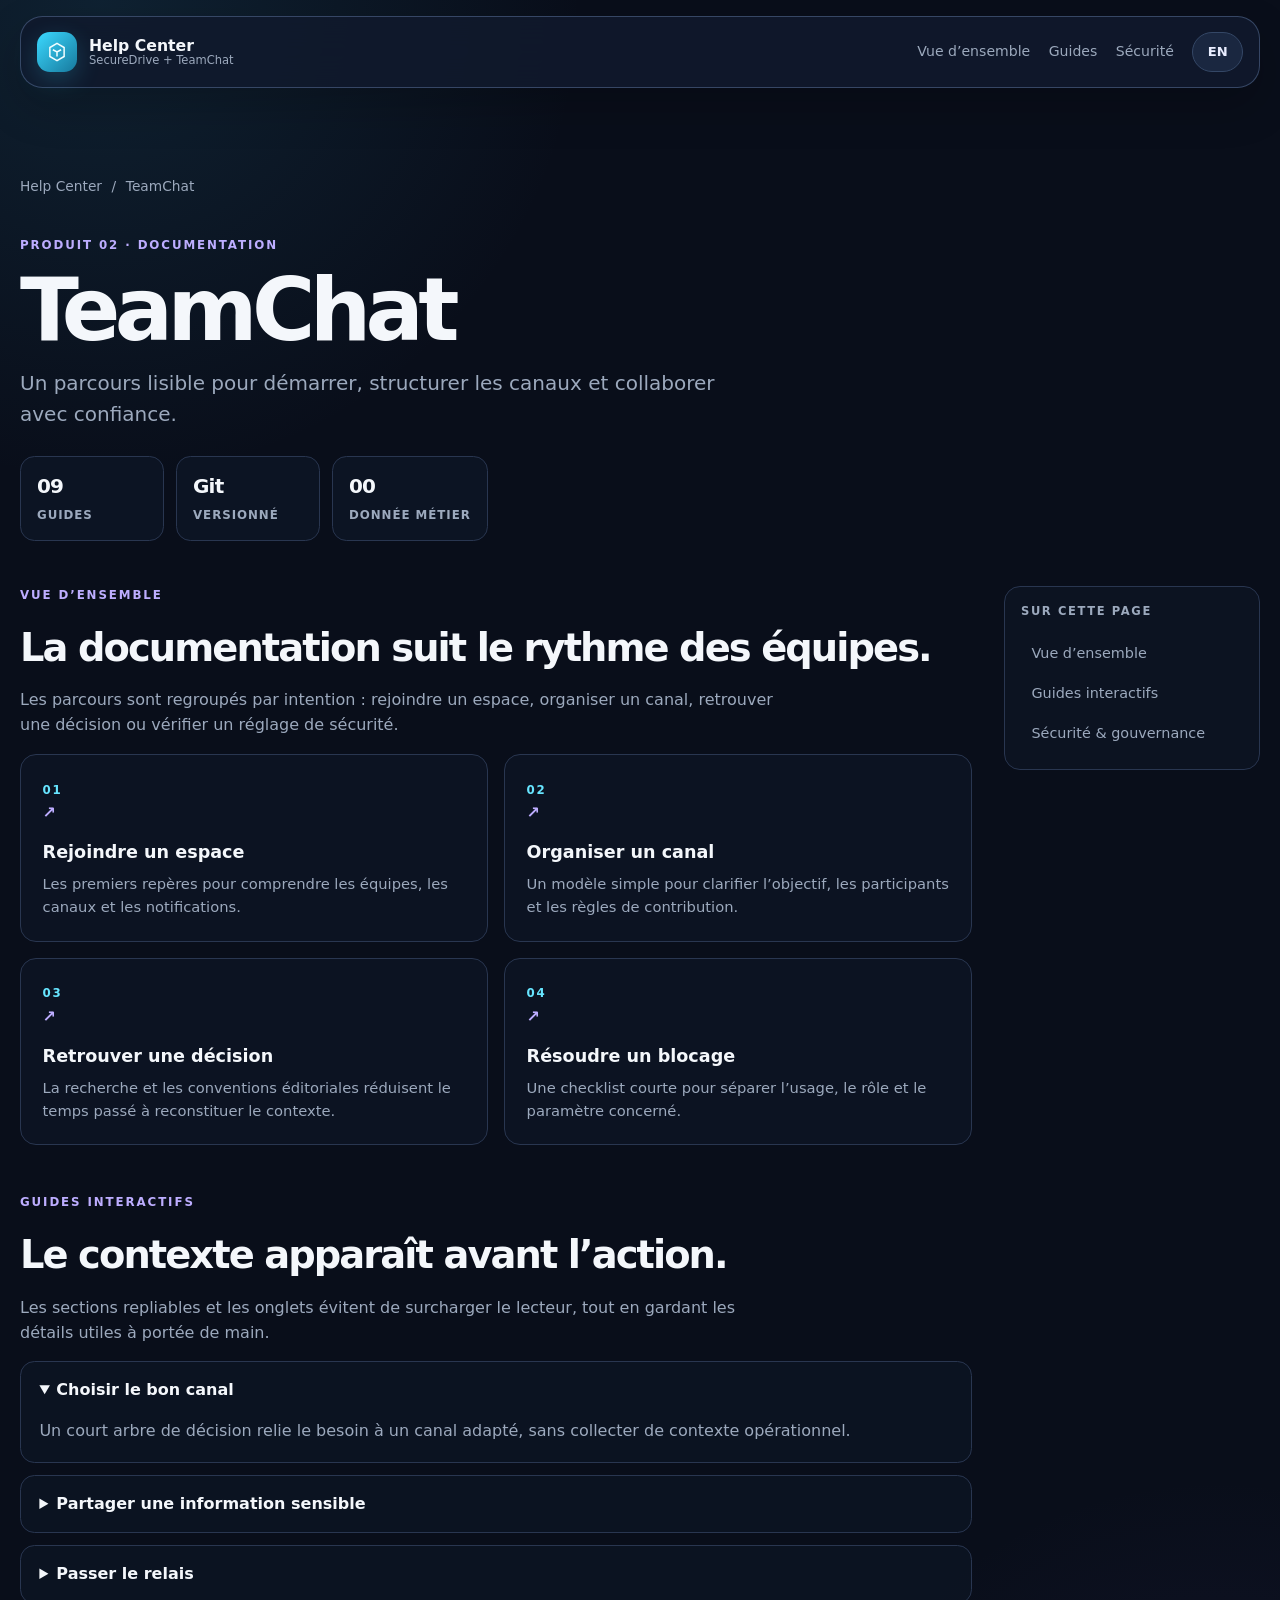
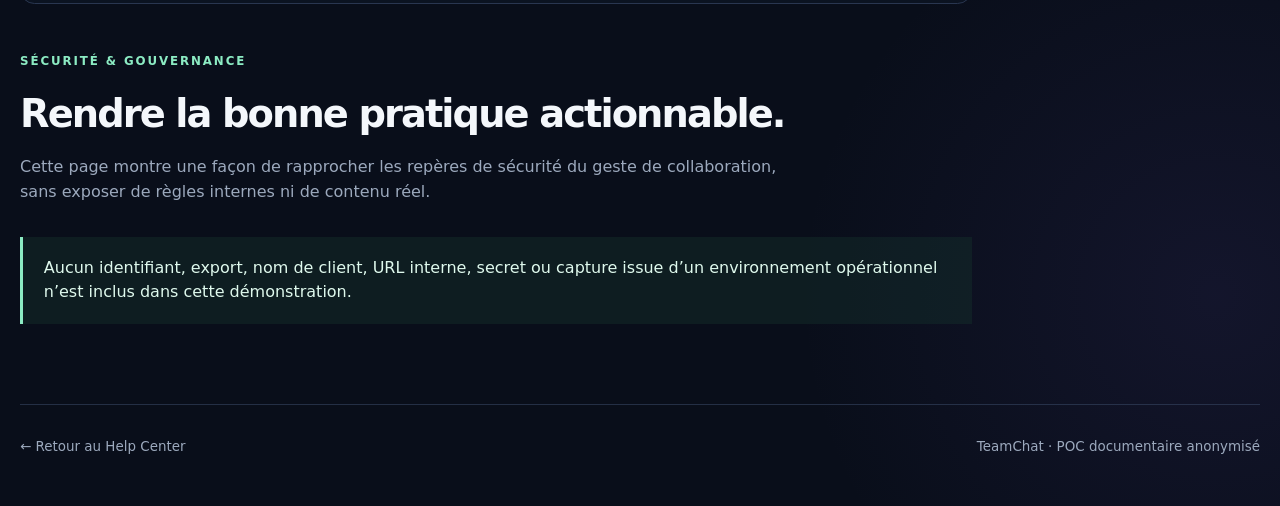
<file: apps/Help-Center-Migration/products/teamchat.html>
<!doctype html>
<html lang="fr">
<head>
  <meta charset="utf-8">
  <meta name="viewport" content="width=device-width, initial-scale=1">
  <meta name="description" content="Documentation anonymisée TeamChat — démarrage, canaux et sécurité.">
  <title>TeamChat · Help Center</title>
  <link rel="stylesheet" href="../styles.css">
  <script defer src="../app.js"></script>
</head>
<body class="product-page teamchat-page">
  <a class="skip-link" href="#main" data-fr="Aller au contenu" data-en="Skip to content">Aller au contenu</a>

  <header class="topbar shell">
    <a class="brand" href="../index.html" data-lang-link="../index.html" aria-label="Retour au Help Center">
      <span class="brand-mark" aria-hidden="true">
        <svg viewBox="0 0 32 32" fill="none" xmlns="http://www.w3.org/2000/svg"><path d="M16 4.5 25.5 10v12L16 27.5 6.5 22V10L16 4.5Z" stroke="currentColor" stroke-width="2"/><path d="m10.5 13 5.5 3 5.5-3M16 16v6" stroke="currentColor" stroke-width="2"/></svg>
      </span>
      <span class="brand-copy"><strong>Help Center</strong><span>SecureDrive + TeamChat</span></span>
    </a>
    <nav class="topnav" aria-label="Navigation TeamChat">
      <a href="#overview" data-fr="Vue d’ensemble" data-en="Overview">Vue d’ensemble</a>
      <a href="#guides" data-fr="Guides" data-en="Guides">Guides</a>
      <a href="#security" data-fr="Sécurité" data-en="Security">Sécurité</a>
      <button class="language-toggle" type="button" data-language-toggle>EN</button>
    </nav>
  </header>

  <main id="main" class="shell">
    <section class="page-hero" aria-labelledby="page-title">
      <nav class="breadcrumbs" aria-label="Fil d’Ariane">
        <a href="../index.html" data-lang-link="../index.html">Help Center</a><span aria-hidden="true">/</span><span>TeamChat</span>
      </nav>
      <p class="eyebrow violet" data-fr="Produit 02 · Documentation" data-en="Product 02 · Documentation">Produit 02 · Documentation</p>
      <h1 id="page-title">TeamChat</h1>
      <p class="hero-lead" data-fr="Un parcours lisible pour démarrer, structurer les canaux et collaborer avec confiance." data-en="A readable path to get started, structure channels and collaborate with confidence.">Un parcours lisible pour démarrer, structurer les canaux et collaborer avec confiance.</p>
      <div class="stats">
        <div class="stat"><strong>09</strong><span data-fr="guides" data-en="guides">guides</span></div>
        <div class="stat"><strong>Git</strong><span data-fr="versionné" data-en="versioned">versionné</span></div>
        <div class="stat"><strong>00</strong><span data-fr="donnée métier" data-en="business data">donnée métier</span></div>
      </div>
    </section>

    <div class="product-layout">
      <div class="product-content">
        <section id="overview" class="content-block" aria-labelledby="overview-title">
          <p class="eyebrow violet" data-fr="Vue d’ensemble" data-en="Overview">Vue d’ensemble</p>
          <h2 id="overview-title" data-fr="La documentation suit le rythme des équipes." data-en="The documentation follows the team’s rhythm.">La documentation suit le rythme des équipes.</h2>
          <p data-fr="Les parcours sont regroupés par intention : rejoindre un espace, organiser un canal, retrouver une décision ou vérifier un réglage de sécurité." data-en="Paths are grouped by intent: join a space, organize a channel, find a decision or check a security setting.">Les parcours sont regroupés par intention : rejoindre un espace, organiser un canal, retrouver une décision ou vérifier un réglage de sécurité.</p>
          <div class="guide-grid">
            <article class="guide-card"><span class="number">01</span><h3 data-fr="Rejoindre un espace" data-en="Join a workspace">Rejoindre un espace</h3><p data-fr="Les premiers repères pour comprendre les équipes, les canaux et les notifications." data-en="The first cues for understanding teams, channels and notifications.">Les premiers repères pour comprendre les équipes, les canaux et les notifications.</p></article>
            <article class="guide-card"><span class="number">02</span><h3 data-fr="Organiser un canal" data-en="Organize a channel">Organiser un canal</h3><p data-fr="Un modèle simple pour clarifier l’objectif, les participants et les règles de contribution." data-en="A simple model to clarify purpose, participants and contribution rules.">Un modèle simple pour clarifier l’objectif, les participants et les règles de contribution.</p></article>
            <article class="guide-card"><span class="number">03</span><h3 data-fr="Retrouver une décision" data-en="Find a decision">Retrouver une décision</h3><p data-fr="La recherche et les conventions éditoriales réduisent le temps passé à reconstituer le contexte." data-en="Search and editorial conventions reduce the time spent rebuilding context.">La recherche et les conventions éditoriales réduisent le temps passé à reconstituer le contexte.</p></article>
            <article class="guide-card"><span class="number">04</span><h3 data-fr="Résoudre un blocage" data-en="Troubleshoot an issue">Résoudre un blocage</h3><p data-fr="Une checklist courte pour séparer l’usage, le rôle et le paramètre concerné." data-en="A short checklist to separate the usage, role and setting involved.">Une checklist courte pour séparer l’usage, le rôle et le paramètre concerné.</p></article>
          </div>
        </section>

        <section id="guides" class="content-block" aria-labelledby="guides-title">
          <p class="eyebrow violet" data-fr="Guides interactifs" data-en="Interactive guides">Guides interactifs</p>
          <h2 id="guides-title" data-fr="Le contexte apparaît avant l’action." data-en="Context appears before the action.">Le contexte apparaît avant l’action.</h2>
          <p data-fr="Les sections repliables et les onglets évitent de surcharger le lecteur, tout en gardant les détails utiles à portée de main." data-en="Collapsible sections and tabs keep the reader focused while keeping useful details close at hand.">Les sections repliables et les onglets évitent de surcharger le lecteur, tout en gardant les détails utiles à portée de main.</p>
          <details open><summary data-fr="Choisir le bon canal" data-en="Choose the right channel">Choisir le bon canal</summary><p data-fr="Un court arbre de décision relie le besoin à un canal adapté, sans collecter de contexte opérationnel." data-en="A short decision tree connects the need to a suitable channel without collecting operational context.">Un court arbre de décision relie le besoin à un canal adapté, sans collecter de contexte opérationnel.</p></details>
          <details><summary data-fr="Partager une information sensible" data-en="Share sensitive information">Partager une information sensible</summary><p data-fr="La règle est présentée avec son intention, le comportement attendu et le point de contrôle associé." data-en="The rule is presented with its intent, expected behavior and associated checkpoint.">La règle est présentée avec son intention, le comportement attendu et le point de contrôle associé.</p></details>
          <details><summary data-fr="Passer le relais" data-en="Hand over a conversation">Passer le relais</summary><p data-fr="Les conventions de synthèse rendent la reprise d’un fil plus rapide et plus fiable." data-en="Summary conventions make handing over a thread faster and more reliable.">Les conventions de synthèse rendent la reprise d’un fil plus rapide et plus fiable.</p></details>
        </section>

        <section id="security" class="content-block" aria-labelledby="security-title">
          <p class="eyebrow green" data-fr="Sécurité & gouvernance" data-en="Security & governance">Sécurité &amp; gouvernance</p>
          <h2 id="security-title" data-fr="Rendre la bonne pratique actionnable." data-en="Make the good practice actionable.">Rendre la bonne pratique actionnable.</h2>
          <p data-fr="Cette page montre une façon de rapprocher les repères de sécurité du geste de collaboration, sans exposer de règles internes ni de contenu réel." data-en="This page shows how to bring security guidance close to collaboration actions without exposing internal rules or real content.">Cette page montre une façon de rapprocher les repères de sécurité du geste de collaboration, sans exposer de règles internes ni de contenu réel.</p>
          <div class="migration-note" data-fr="Aucun identifiant, export, nom de client, URL interne, secret ou capture issue d’un environnement opérationnel n’est inclus dans cette démonstration." data-en="No identifier, export, customer name, internal URL, secret or screenshot from an operational environment is included in this demo.">Aucun identifiant, export, nom de client, URL interne, secret ou capture issue d’un environnement opérationnel n’est inclus dans cette démonstration.</div>
        </section>
      </div>

      <aside class="side-nav" aria-label="Sommaire TeamChat">
        <p data-fr="Sur cette page" data-en="On this page">Sur cette page</p>
        <nav>
          <a href="#overview" data-fr="Vue d’ensemble" data-en="Overview">Vue d’ensemble</a>
          <a href="#guides" data-fr="Guides interactifs" data-en="Interactive guides">Guides interactifs</a>
          <a href="#security" data-fr="Sécurité & gouvernance" data-en="Security & governance">Sécurité &amp; gouvernance</a>
        </nav>
      </aside>
    </div>
  </main>

  <footer class="footer shell">
    <div class="footer-inner">
      <a href="../index.html" data-lang-link="../index.html" data-fr="← Retour au Help Center" data-en="← Back to Help Center">← Retour au Help Center</a>
      <span data-fr="TeamChat · POC documentaire anonymisé" data-en="TeamChat · anonymized documentation POC">TeamChat · POC documentaire anonymisé</span>
    </div>
  </footer>
</body>
</html>
</file>
<file: apps/Help-Center-Migration/styles.css>
:root {
  color-scheme: dark;
  --bg: #090e1a;
  --bg-soft: #0d1525;
  --panel: #111d2f;
  --panel-2: #15152d;
  --line: #293650;
  --text: #f4f7fb;
  --muted: #9ca9bd;
  --cyan: #67e5ff;
  --cyan-deep: #17485b;
  --violet: #bdadff;
  --violet-deep: #3b326f;
  --green: #8cebc3;
  --green-deep: #17352e;
  --shadow: 0 22px 60px rgba(0, 0, 0, 0.28);
  --radius-lg: 28px;
  --radius-md: 16px;
  --max-width: 1240px;
}

* { box-sizing: border-box; }

html { scroll-behavior: smooth; }

body {
  min-width: 320px;
  margin: 0;
  background:
    radial-gradient(circle at 8% 0%, rgba(39, 112, 145, 0.2), transparent 30rem),
    radial-gradient(circle at 95% 90%, rgba(82, 64, 151, 0.14), transparent 26rem),
    var(--bg);
  color: var(--text);
  font-family: Inter, ui-sans-serif, system-ui, -apple-system, BlinkMacSystemFont, "Segoe UI", sans-serif;
  line-height: 1.55;
}

body::selection { background: rgba(103, 229, 255, 0.3); }

a { color: inherit; }

button, input { font: inherit; }

button, a { -webkit-tap-highlight-color: transparent; }

.skip-link {
  position: absolute;
  left: 1rem;
  top: -4rem;
  z-index: 10;
  padding: 0.75rem 1rem;
  border-radius: 0.75rem;
  background: var(--cyan);
  color: #06121a;
  font-weight: 800;
  text-decoration: none;
}

.skip-link:focus { top: 1rem; }

.shell {
  width: min(calc(100% - 2rem), var(--max-width));
  margin: 0 auto;
}

.topbar {
  position: sticky;
  top: 1rem;
  z-index: 5;
  display: flex;
  align-items: center;
  justify-content: space-between;
  gap: 1rem;
  min-height: 4.5rem;
  margin: 1rem auto 0;
  padding: 0.8rem 1rem;
  border: 1px solid rgba(70, 89, 124, 0.72);
  border-radius: 1.4rem;
  background: rgba(17, 26, 45, 0.88);
  box-shadow: 0 18px 45px rgba(0, 0, 0, 0.2);
  backdrop-filter: blur(18px);
}

.brand {
  display: inline-flex;
  align-items: center;
  gap: 0.75rem;
  min-width: max-content;
  color: var(--text);
  text-decoration: none;
}

.brand-mark {
  display: grid;
  width: 2.5rem;
  height: 2.5rem;
  place-items: center;
  border-radius: 0.8rem;
  background: linear-gradient(135deg, #3bd9ff, #17799d);
  color: #f2feff;
  box-shadow: 0 8px 24px rgba(59, 217, 255, 0.2);
}

.brand-mark svg { width: 1.5rem; height: 1.5rem; }

.brand-copy { display: grid; line-height: 1.1; }

.brand-copy strong { font-size: 0.98rem; }

.brand-copy span { color: var(--muted); font-size: 0.72rem; }

.topnav {
  display: flex;
  align-items: center;
  justify-content: flex-end;
  gap: 1.15rem;
}

.topnav a {
  color: var(--muted);
  font-size: 0.88rem;
  text-decoration: none;
}

.topnav a:hover, .topnav a:focus-visible { color: var(--text); }

.language-toggle,
.ghost-button {
  cursor: pointer;
  border: 1px solid #344766;
  border-radius: 999px;
  background: #1a2740;
  color: #e9edff;
  padding: 0.55rem 0.9rem;
  font-size: 0.82rem;
  font-weight: 750;
}

.language-toggle:hover, .language-toggle:focus-visible,
.ghost-button:hover, .ghost-button:focus-visible { border-color: var(--cyan); }

.hero {
  padding: 7rem 0 4.5rem;
  text-align: center;
}

.eyebrow {
  margin: 0 0 0.85rem;
  color: var(--cyan);
  font-size: 0.74rem;
  font-weight: 800;
  letter-spacing: 0.16em;
  text-transform: uppercase;
}

.eyebrow.violet { color: var(--violet); }

.eyebrow.green { color: var(--green); }

h1, h2, h3, p { margin-top: 0; }

h1 {
  max-width: 850px;
  margin: 0 auto 1rem;
  font-size: clamp(2.6rem, 7vw, 5.3rem);
  letter-spacing: -0.065em;
  line-height: 0.98;
}

.hero-lead {
  max-width: 760px;
  margin: 0 auto 1.8rem;
  color: var(--muted);
  font-size: clamp(1rem, 2vw, 1.25rem);
}

.search-wrap {
  position: relative;
  width: min(100%, 620px);
  margin: 0 auto;
}

.search-wrap svg {
  position: absolute;
  left: 1.1rem;
  top: 50%;
  width: 1.25rem;
  height: 1.25rem;
  transform: translateY(-50%);
  color: var(--cyan);
}

.search-input {
  width: 100%;
  min-height: 3.5rem;
  padding: 0.8rem 1.1rem 0.8rem 3.2rem;
  border: 1px solid #2c415d;
  border-radius: 999px;
  outline: none;
  background: rgba(12, 20, 36, 0.88);
  color: var(--text);
}

.search-input::placeholder { color: #7e8da5; }

.search-input:focus { border-color: var(--cyan); box-shadow: 0 0 0 4px rgba(103, 229, 255, 0.1); }

.product-grid {
  display: grid;
  grid-template-columns: repeat(2, minmax(0, 1fr));
  gap: 1.5rem;
}

.product-card {
  position: relative;
  display: flex;
  min-height: 24rem;
  flex-direction: column;
  overflow: hidden;
  padding: 2rem;
  border: 1px solid #2b6075;
  border-radius: var(--radius-lg);
  background: linear-gradient(145deg, rgba(17, 29, 47, 0.96), rgba(12, 20, 36, 0.96));
  box-shadow: var(--shadow);
}

.product-card.teamchat { border-color: #554a86; background: linear-gradient(145deg, rgba(21, 21, 45, 0.98), rgba(13, 15, 34, 0.98)); }

.product-card::before {
  position: absolute;
  top: 0;
  right: 0;
  left: 0;
  height: 0.45rem;
  content: "";
  background: linear-gradient(90deg, #3bd9ff, #17799d);
}

.product-card.teamchat::before { background: linear-gradient(90deg, #b6a7ff, #6650b7); }

.product-card-head {
  display: flex;
  align-items: center;
  gap: 1rem;
  margin: 1rem 0 2rem;
}

.product-icon {
  display: grid;
  width: 4.3rem;
  height: 4.3rem;
  flex: 0 0 auto;
  place-items: center;
  border: 1px solid #2b8ca7;
  border-radius: 1.2rem;
  background: #143448;
  color: var(--cyan);
}

.teamchat .product-icon { border-color: #7062bb; background: #28234b; color: var(--violet); }

.product-icon svg { width: 2.7rem; height: 2.7rem; }

.product-card h2 { margin: 0.25rem 0 0; font-size: clamp(1.8rem, 3vw, 2.35rem); letter-spacing: -0.055em; }

.product-card p { color: var(--muted); }

.product-card .product-description { margin-bottom: 1.5rem; color: #eef5fb; font-size: 1.1rem; }

.mini-links {
  display: flex;
  flex-wrap: wrap;
  gap: 0.8rem 1.4rem;
  margin-top: auto;
  padding: 1.3rem 0;
  border-top: 1px solid rgba(61, 79, 111, 0.55);
  color: #d8faff;
  font-size: 0.9rem;
}

.teamchat .mini-links { color: #eeeaff; }

.card-footer {
  display: flex;
  align-items: center;
  justify-content: space-between;
  gap: 1rem;
}

.card-meta { color: var(--green); font-size: 0.73rem; font-weight: 800; letter-spacing: 0.14em; }

.primary-button {
  display: inline-flex;
  align-items: center;
  justify-content: center;
  gap: 0.5rem;
  border: 1px solid #3fb6cf;
  border-radius: 999px;
  background: var(--cyan-deep);
  color: #e9fdff;
  padding: 0.75rem 1.25rem;
  font-weight: 800;
  text-decoration: none;
  transition: transform 160ms ease, border-color 160ms ease, background 160ms ease;
}

.primary-button:hover, .primary-button:focus-visible { transform: translateY(-2px); border-color: var(--text); }

.teamchat .primary-button { border-color: #8d80e8; background: var(--violet-deep); color: #f5f2ff; }

.section { padding: 4.5rem 0; }

.section-heading { max-width: 720px; margin-bottom: 2rem; }

.section-heading h2 { margin-bottom: 0.6rem; font-size: clamp(1.9rem, 4vw, 3rem); letter-spacing: -0.06em; line-height: 1.05; }

.section-heading p { color: var(--muted); font-size: 1.05rem; }

.benefit-grid,
.guide-grid,
.metric-grid {
  display: grid;
  grid-template-columns: repeat(3, minmax(0, 1fr));
  gap: 1rem;
}

.info-card,
.guide-card,
.metric-card {
  padding: 1.35rem;
  border: 1px solid var(--line);
  border-radius: var(--radius-md);
  background: rgba(13, 21, 37, 0.8);
}

.info-card strong, .guide-card h3 { display: block; margin-bottom: 0.45rem; }

.info-card p, .guide-card p { margin-bottom: 0; color: var(--muted); font-size: 0.92rem; }

.number { color: var(--cyan); font-size: 0.74rem; font-weight: 800; letter-spacing: 0.14em; }

.callout {
  display: grid;
  grid-template-columns: 1.4fr 0.6fr;
  gap: 1.5rem;
  align-items: center;
  padding: 1.7rem;
  border: 1px solid #2e7e8e;
  border-radius: var(--radius-md);
  background: linear-gradient(135deg, rgba(18, 40, 58, 0.95), rgba(13, 24, 39, 0.95));
}

.callout h2 { margin-bottom: 0.45rem; font-size: 1.5rem; letter-spacing: -0.04em; }

.callout p { margin-bottom: 0; color: var(--muted); }

.callout-value { text-align: right; }

.callout-value strong { display: block; color: #f4fffb; font-size: clamp(1.8rem, 4vw, 2.7rem); letter-spacing: -0.06em; }

.callout-value span { color: var(--green); font-size: 0.78rem; font-weight: 800; letter-spacing: 0.12em; text-transform: uppercase; }

.page-hero {
  padding: 5.5rem 0 2.8rem;
}

.breadcrumbs { display: flex; flex-wrap: wrap; gap: 0.6rem; margin-bottom: 2.4rem; color: var(--muted); font-size: 0.86rem; }

.breadcrumbs a { color: var(--muted); text-decoration: none; }

.breadcrumbs a:hover, .breadcrumbs a:focus-visible { color: var(--text); }

.page-hero h1 { max-width: 820px; margin: 0 0 1rem; text-align: left; font-size: clamp(2.8rem, 7vw, 5.4rem); }

.page-hero .hero-lead { max-width: 720px; margin: 0 0 1.6rem; text-align: left; }

.stats { display: flex; flex-wrap: wrap; gap: 0.75rem; }

.stat {
  min-width: 9rem;
  padding: 0.85rem 1rem;
  border: 1px solid var(--line);
  border-radius: 0.9rem;
  background: rgba(13, 21, 37, 0.82);
}

.stat strong { display: block; font-size: 1.25rem; letter-spacing: -0.04em; }

.stat span { color: var(--muted); font-size: 0.74rem; font-weight: 700; letter-spacing: 0.08em; text-transform: uppercase; }

.product-layout { display: grid; grid-template-columns: minmax(0, 1fr) 16rem; gap: 2rem; align-items: start; }

.product-content { min-width: 0; }

.side-nav {
  position: sticky;
  top: 7rem;
  padding: 1rem;
  border: 1px solid var(--line);
  border-radius: 1rem;
  background: rgba(13, 21, 37, 0.78);
}

.side-nav p { margin: 0 0 0.8rem; color: var(--muted); font-size: 0.72rem; font-weight: 800; letter-spacing: 0.14em; text-transform: uppercase; }

.side-nav a { display: block; padding: 0.55rem 0.65rem; border-radius: 0.6rem; color: var(--muted); font-size: 0.9rem; text-decoration: none; }

.side-nav a:hover, .side-nav a:focus-visible { background: #16243b; color: var(--text); }

.content-block { scroll-margin-top: 7rem; margin-bottom: 3rem; }

.content-block h2 { margin-bottom: 0.7rem; font-size: clamp(1.7rem, 3vw, 2.4rem); letter-spacing: -0.05em; }

.content-block > p { max-width: 760px; color: var(--muted); }

.guide-grid { grid-template-columns: repeat(2, minmax(0, 1fr)); }

.guide-card { min-height: 10rem; }

.guide-card h3 { font-size: 1.1rem; }

.guide-card h3::before { display: block; margin-bottom: 0.8rem; color: var(--cyan); content: "↗"; font-size: 1rem; }

.teamchat-page .guide-card h3::before { color: var(--violet); }

details {
  margin: 0.75rem 0;
  border: 1px solid var(--line);
  border-radius: 0.9rem;
  background: rgba(13, 21, 37, 0.72);
}

summary { cursor: pointer; padding: 1rem 1.15rem; font-weight: 750; }

details p { margin: 0; padding: 0 1.15rem 1.1rem; color: var(--muted); }

.migration-note {
  margin-top: 2rem;
  padding: 1.2rem 1.3rem;
  border-left: 3px solid var(--green);
  background: rgba(23, 53, 46, 0.38);
  color: #dff9ed;
}

.footer {
  margin-top: 2rem;
  padding: 2rem 0 3rem;
  border-top: 1px solid rgba(56, 72, 101, 0.58);
  color: var(--muted);
  font-size: 0.84rem;
}

.footer-inner { display: flex; flex-wrap: wrap; align-items: center; justify-content: space-between; gap: 1rem; }

.footer a { color: var(--muted); text-decoration: none; }

.footer a:hover, .footer a:focus-visible { color: var(--text); }

.is-hidden { display: none !important; }

.no-results { margin: 1rem 0 0; color: var(--muted); text-align: center; }

@media (max-width: 900px) {
  .topnav a { display: none; }
  .product-grid, .benefit-grid, .metric-grid { grid-template-columns: 1fr; }
  .product-layout { grid-template-columns: 1fr; }
  .side-nav { position: static; order: -1; }
  .side-nav nav { display: flex; flex-wrap: wrap; gap: 0.35rem; }
  .side-nav a { flex: 1 1 auto; }
  .callout { grid-template-columns: 1fr; }
  .callout-value { text-align: left; }
}

@media (max-width: 560px) {
  .shell { width: min(calc(100% - 1rem), var(--max-width)); }
  .topbar { top: 0.5rem; margin-top: 0.5rem; }
  .hero { padding-top: 5rem; }
  .product-card { padding: 1.25rem; }
  .card-footer { align-items: flex-start; flex-direction: column; }
  .primary-button { width: 100%; }
  .guide-grid { grid-template-columns: 1fr; }
  .page-hero { padding-top: 4rem; }
}

@media (prefers-reduced-motion: reduce) {
  *, *::before, *::after { scroll-behavior: auto !important; transition-duration: 0.01ms !important; }
}
</file>
